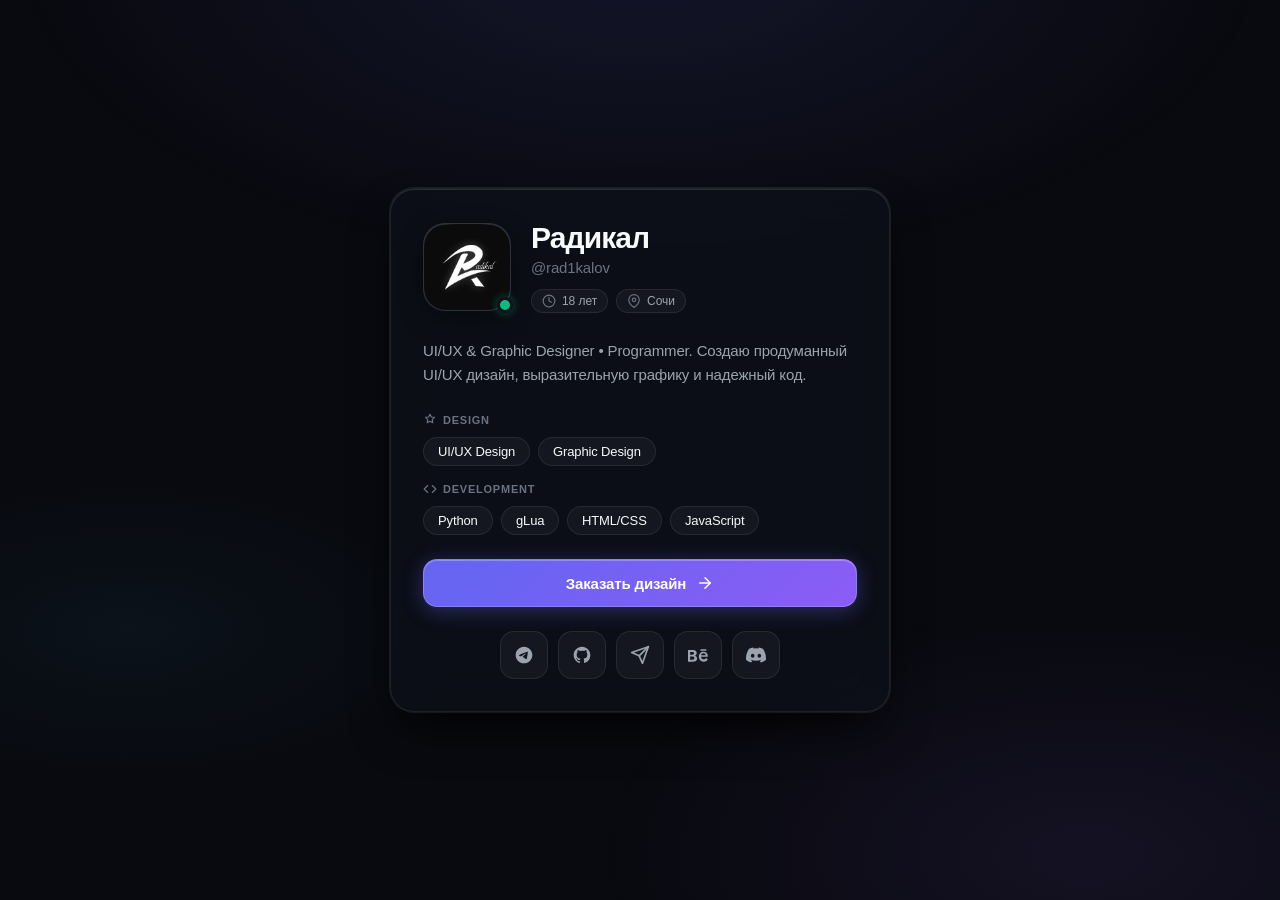
<file: old/index.html>
<!DOCTYPE html>
<html lang="ru">
<head>
  <meta charset="UTF-8">
  <meta name="viewport" content="width=device-width, initial-scale=1.0, viewport-fit=cover">
  <title>Радикал — UI/UX &amp; Graphic Designer, Programmer</title>
  <meta name="description" content="Персональная визитка Радикала (@rad1kalov) — 18-летний UI/UX и графический дизайнер, программист из Сочи. Заказ дизайна и контакты.">
  <meta name="theme-color" content="#090a0f">
  <link rel="canonical" href="https://rad1kal.fun/">

  <!-- OpenGraph Metadata -->
  <meta property="og:type" content="website">
  <meta property="og:title" content="Радикал — UI/UX &amp; Graphic Designer, Programmer">
  <meta property="og:description" content="UI/UX &amp; Graphic Designer • Programmer. Создаю продуманный UI/UX дизайн, выразительную графику и надежный код.">
  <meta property="og:url" content="https://rad1kal.fun/">
  <meta property="og:site_name" content="Радикал">
  <meta property="og:image" content="https://rad1kal.fun/avatar.png">

  <!-- Twitter Card Metadata -->
  <meta name="twitter:card" content="summary">
  <meta name="twitter:title" content="Радикал — UI/UX &amp; Graphic Designer, Programmer">
  <meta name="twitter:description" content="UI/UX &amp; Graphic Designer • Programmer. Создаю продуманный UI/UX дизайн, выразительную графику и надежный код.">
  <meta name="twitter:image" content="https://rad1kal.fun/avatar.png">

  <!-- Favicon -->
  <link rel="icon" type="image/png" href="avatar.png">

  <!-- Stylesheet -->
  <link rel="stylesheet" href="style.css">
</head>
<body>
  <!-- Ambient Radial Glow Foundation -->
  <div class="canvas-glow" aria-hidden="true"></div>

  <!-- Centered Card Container -->
  <main class="card-container">
    <article class="card">

      <!-- Profile Header -->
      <header class="profile-header">
        <div class="avatar-wrapper">
          <img src="avatar.png"
               alt="Аватар Радикала"
               class="avatar-img"
               width="88"
               height="88"
               loading="eager"
               onerror="this.onerror=null; this.src='data:image/svg+xml;utf8,<svg xmlns=\'http://www.w3.org/2000/svg\' viewBox=\'0 0 88 88\' width=\'88\' height=\'88\'><defs><linearGradient id=\'g\' x1=\'0%\' y1=\'0%\' x2=\'100%\' y2=\'100%\'><stop offset=\'0%\' stop-color=\'%236366f1\'/><stop offset=\'100%\' stop-color=\'%238b5cf6\'/></linearGradient></defs><rect width=\'88\' height=\'88\' rx=\'22\' fill=\'url(%23g)\'/><text x=\'50%\' y=\'54%\' font-family=\'sans-serif\' font-size=\'40\' font-weight=\'bold\' fill=\'%23ffffff\' text-anchor=\'middle\' dominant-baseline=\'middle\'>Р</text></svg>';">
          <span class="status-indicator" title="Онлайн / Доступен для заказов" aria-label="Онлайн статус"></span>
        </div>

        <div class="profile-info">
          <div class="name-heading-group">
            <h1 class="profile-name">Радикал</h1>
            <p class="profile-handle">@rad1kalov</p>
          </div>

          <div class="meta-chips">
            <span class="meta-chip">
              <svg class="chip-icon" viewBox="0 0 24 24" width="14" height="14" fill="none" stroke="currentColor" stroke-width="2" stroke-linecap="round" stroke-linejoin="round" aria-hidden="true">
                <circle cx="12" cy="12" r="10"></circle>
                <polyline points="12 6 12 12 16 14"></polyline>
              </svg>
              18 лет
            </span>
            <span class="meta-chip">
              <svg class="chip-icon" viewBox="0 0 24 24" width="14" height="14" fill="none" stroke="currentColor" stroke-width="2" stroke-linecap="round" stroke-linejoin="round" aria-hidden="true">
                <path d="M21 10c0 7-9 13-9 13s-9-6-9-13a9 9 0 0 1 18 0z"></path>
                <circle cx="12" cy="10" r="3"></circle>
              </svg>
              Сочи
            </span>
          </div>
        </div>
      </header>

      <!-- Bio Section -->
      <section class="profile-bio" aria-label="О себе">
        <p class="bio-text">UI/UX &amp; Graphic Designer • Programmer. Создаю продуманный UI/UX дизайн, выразительную графику и надежный код.</p>
      </section>

      <!-- Categorized Skill Badges -->
      <section class="skills-section" aria-label="Навыки и технологии">
        <!-- Design Group -->
        <div class="skill-category">
          <h2 class="category-title">
            <svg class="category-icon" viewBox="0 0 24 24" width="14" height="14" fill="none" stroke="currentColor" stroke-width="2" stroke-linecap="round" stroke-linejoin="round" aria-hidden="true">
              <path d="M12 2l2.4 4.8 5.3.8-3.8 3.7.9 5.3-4.8-2.5-4.8 2.5.9-5.3-3.8-3.7 5.3-.8z"></path>
            </svg>
            Design
          </h2>
          <div class="badge-group">
            <span class="skill-badge badge-design">UI/UX Design</span>
            <span class="skill-badge badge-design">Graphic Design</span>
          </div>
        </div>

        <!-- Development Group -->
        <div class="skill-category">
          <h2 class="category-title">
            <svg class="category-icon" viewBox="0 0 24 24" width="14" height="14" fill="none" stroke="currentColor" stroke-width="2" stroke-linecap="round" stroke-linejoin="round" aria-hidden="true">
              <polyline points="16 18 22 12 16 6"></polyline>
              <polyline points="8 6 2 12 8 18"></polyline>
            </svg>
            Development
          </h2>
          <div class="badge-group">
            <span class="skill-badge badge-dev">Python</span>
            <span class="skill-badge badge-dev">gLua</span>
            <span class="skill-badge badge-dev">HTML/CSS</span>
            <span class="skill-badge badge-dev">JavaScript</span>
          </div>
        </div>
      </section>

      <!-- Actions & CTA Section -->
      <section class="profile-actions" id="actions">
        <a href="https://t.me/m/SK5JK1LAMzky"
           class="cta-button"
           id="cta-order"
           target="_blank"
           rel="noopener noreferrer"
           aria-label="Заказать дизайн в Telegram (откроется в новой вкладке)">
          <span>Заказать дизайн</span>
          <svg class="cta-icon" viewBox="0 0 24 24" width="18" height="18" fill="none" stroke="currentColor" stroke-width="2" stroke-linecap="round" stroke-linejoin="round" aria-hidden="true">
            <line x1="5" y1="12" x2="19" y2="12"></line>
            <polyline points="12 5 19 12 12 19"></polyline>
          </svg>
        </a>
      </section>

      <!-- Social & Contact Dock -->
      <nav class="social-dock" id="dock" aria-label="Социальные сети и контакты">
        <!-- 1. Telegram -->
        <a href="https://t.me/rad1kalc"
           class="dock-item"
           target="_blank"
           rel="noopener noreferrer"
           aria-label="Telegram профиль @rad1kalc"
           title="Telegram">
          <svg class="dock-icon icon-tg" viewBox="0 0 24 24" width="20" height="20" fill="currentColor" aria-hidden="true">
            <path d="M12 2C6.48 2 2 6.48 2 12s4.48 10 10 10 10-4.48 10-10S17.52 2 12 2zm4.64 6.8c-.15 1.58-.8 5.42-1.13 7.19-.14.75-.42 1-.68 1.03-.58.05-1.02-.38-1.58-.75-.88-.58-1.38-.94-2.23-1.5-.99-.65-.35-1.01.22-1.59.15-.15 2.71-2.48 2.76-2.69a.2.2 0 00-.05-.18c-.06-.05-.14-.03-.21-.02-.09.02-1.49.95-4.22 2.79-.4.27-.76.41-1.08.4-.36-.01-1.04-.2-1.55-.37-.63-.2-1.12-.31-1.08-.66.02-.18.27-.36.75-.55 2.92-1.27 4.86-2.11 5.83-2.51 2.78-1.16 3.35-1.36 3.73-1.36.08 0 .27.02.39.12.1.08.13.19.14.27-.01.06.01.24 0 .38z"/>
          </svg>
        </a>

        <!-- 2. GitHub -->
        <a href="https://github.com/rad1kalov"
           class="dock-item"
           target="_blank"
           rel="noopener noreferrer"
           aria-label="GitHub профиль rad1kalov"
           title="GitHub">
          <svg class="dock-icon icon-gh" viewBox="0 0 24 24" width="20" height="20" fill="currentColor" fill-rule="evenodd" clip-rule="evenodd" aria-hidden="true">
            <path d="M12 2C6.477 2 2 6.484 2 12.017c0 4.425 2.865 8.18 6.839 9.504.5.092.682-.217.682-.483 0-.237-.008-.868-.013-1.703-2.782.605-3.369-1.343-3.369-1.343-.454-1.158-1.11-1.466-1.11-1.466-.908-.62.069-.608.069-.608 1.003.07 1.53 1.032 1.53 1.032.892 1.53 2.341 1.088 2.91.832.092-.647.35-1.088.636-1.338-2.22-.253-4.555-1.113-4.555-4.951 0-1.093.39-1.988 1.029-2.688-.103-.253-.446-1.272.098-2.65 0 0 .84-.27 2.75 1.026A9.564 9.564 0 0112 6.844c.85.004 1.705.115 2.504.337 1.909-1.296 2.747-1.027 2.747-1.027.546 1.379.202 2.398.1 2.651.64.7 1.028 1.595 1.028 2.688 0 3.848-2.339 4.695-4.566 4.943.359.309.678.92.678 1.855 0 1.338-.012 2.419-.012 2.747 0 .268.18.58.688.482A10.019 10.019 0 0022 12.017C22 6.484 17.522 2 12 2z"/>
          </svg>
        </a>

        <!-- 3. Direct Order -->
        <a href="https://t.me/m/SK5JK1LAMzky"
           class="dock-item"
           target="_blank"
           rel="noopener noreferrer"
           aria-label="Заказать дизайн в Telegram"
           title="Заказать дизайн">
          <svg class="dock-icon icon-order" viewBox="0 0 24 24" width="20" height="20" fill="none" stroke="currentColor" stroke-width="2" stroke-linecap="round" stroke-linejoin="round" aria-hidden="true">
            <line x1="22" y1="2" x2="11" y2="13"></line>
            <polygon points="22 2 15 22 11 13 2 9 22 2"></polygon>
          </svg>
        </a>

        <!-- 4. Portfolio link (Behance) -->
        <a href="https://behance.net/rad1kalov"
           class="dock-item"
           target="_blank"
           rel="noopener noreferrer"
           aria-label="Портфолио на Behance"
           title="Портфолио на Behance">
          <svg class="dock-icon icon-portfolio" viewBox="0 0 24 24" width="20" height="20" fill="currentColor" aria-hidden="true">
            <path d="M22 7h-7v-2h7v2zm1.726 10c-.442 1.297-2.029 3-4.976 3-3.401 0-5.75-2.29-5.75-5.908 0-3.666 2.327-6.092 5.617-6.092 3.535 0 5.438 2.502 5.109 6.092h-8.082c.074 1.95 1.353 3.064 3.076 3.064 1.488 0 2.492-.705 2.91-1.644l2.096 1.488zm-7.986-4.564h5.451c-.086-1.503-.969-2.527-2.607-2.527-1.742 0-2.678 1.056-2.844 2.527zm-10.74 7.564h-5v-14h5.836c2.894 0 4.604 1.408 4.604 3.734 0 1.57-.838 2.688-2.094 3.238 1.621.504 2.594 1.838 2.594 3.654 0 2.476-1.898 3.374-5.94 3.374zm-2.453-8.293h2.646c1.234 0 2.08-.57 2.08-1.71 0-1.127-.803-1.697-2.08-1.697h-2.646v3.407zm0 5.867h2.894c1.373 0 2.277-.611 2.277-1.874 0-1.299-.957-1.926-2.393-1.926h-2.778v3.8z"/>
          </svg>
        </a>

        <!-- 5. Discord Copy Button -->
        <button type="button"
                class="dock-item dock-btn btn-discord"
                id="btn-discord-copy"
                data-clipboard="rad1kalov"
                aria-label="Скопировать Discord тег: rad1kalov"
                title="Скопировать Discord тег: rad1kalov">
          <svg class="dock-icon icon-ds" viewBox="0 0 24 24" width="20" height="20" fill="currentColor" aria-hidden="true">
            <path d="M20.317 4.37a19.791 19.791 0 0 0-4.885-1.515.074.074 0 0 0-.079.037c-.21.375-.444.864-.608 1.25a18.27 18.27 0 0 0-5.487 0 12.64 12.64 0 0 0-.617-1.25.077.077 0 0 0-.079-.037A19.736 19.736 0 0 0 3.677 4.37a.07.07 0 0 0-.032.027C.533 9.046-.32 13.58.099 18.057a.082.082 0 0 0 .031.057 19.9 19.9 0 0 0 5.993 3.03.078.078 0 0 0 .084-.028c.462-.63.874-1.295 1.226-1.994.021-.041.001-.09-.041-.106a13.107 13.107 0 0 1-1.872-.892.077.077 0 0 1-.008-.128 10.2 10.2 0 0 0 .372-.292.074.074 0 0 1 .077-.01c3.929 1.793 8.18 1.793 12.061 0a.074.074 0 0 1 .078.01c.12.098.246.198.373.292a.077.077 0 0 1-.006.127 12.299 12.299 0 0 1-1.873.894.077.077 0 0 0-.041.107c.36.698.772 1.362 1.225 1.993a.076.076 0 0 0 .084.028 19.839 19.839 0 0 0 6.002-3.03.077.077 0 0 0 .032-.054c.5-5.177-.838-9.674-3.549-13.66a.061.061 0 0 0-.031-.028zM8.02 15.33c-1.183 0-2.157-1.085-2.157-2.419 0-1.333.956-2.419 2.157-2.419 1.21 0 2.176 1.096 2.157 2.42 0 1.333-.956 2.418-2.157 2.418zm7.975 0c-1.183 0-2.157-1.085-2.157-2.419 0-1.333.955-2.419 2.157-2.419 1.21 0 2.176 1.096 2.157 2.42 0 1.333-.946 2.418-2.157 2.418z"/>
          </svg>
          <svg class="dock-icon icon-check" viewBox="0 0 24 24" width="20" height="20" fill="none" stroke="currentColor" stroke-width="2.5" stroke-linecap="round" stroke-linejoin="round" aria-hidden="true">
            <polyline points="20 6 9 17 4 12"></polyline>
          </svg>
        </button>
      </nav>

    </article>
  </main>

  <!-- Toast Notification Mount Point for Milestone 2 -->
  <div id="toast" class="toast" role="status" aria-live="polite"></div>

  <!-- Interactive Scripts -->
  <script src="script.js" defer></script>
</body>
</html>
</file>
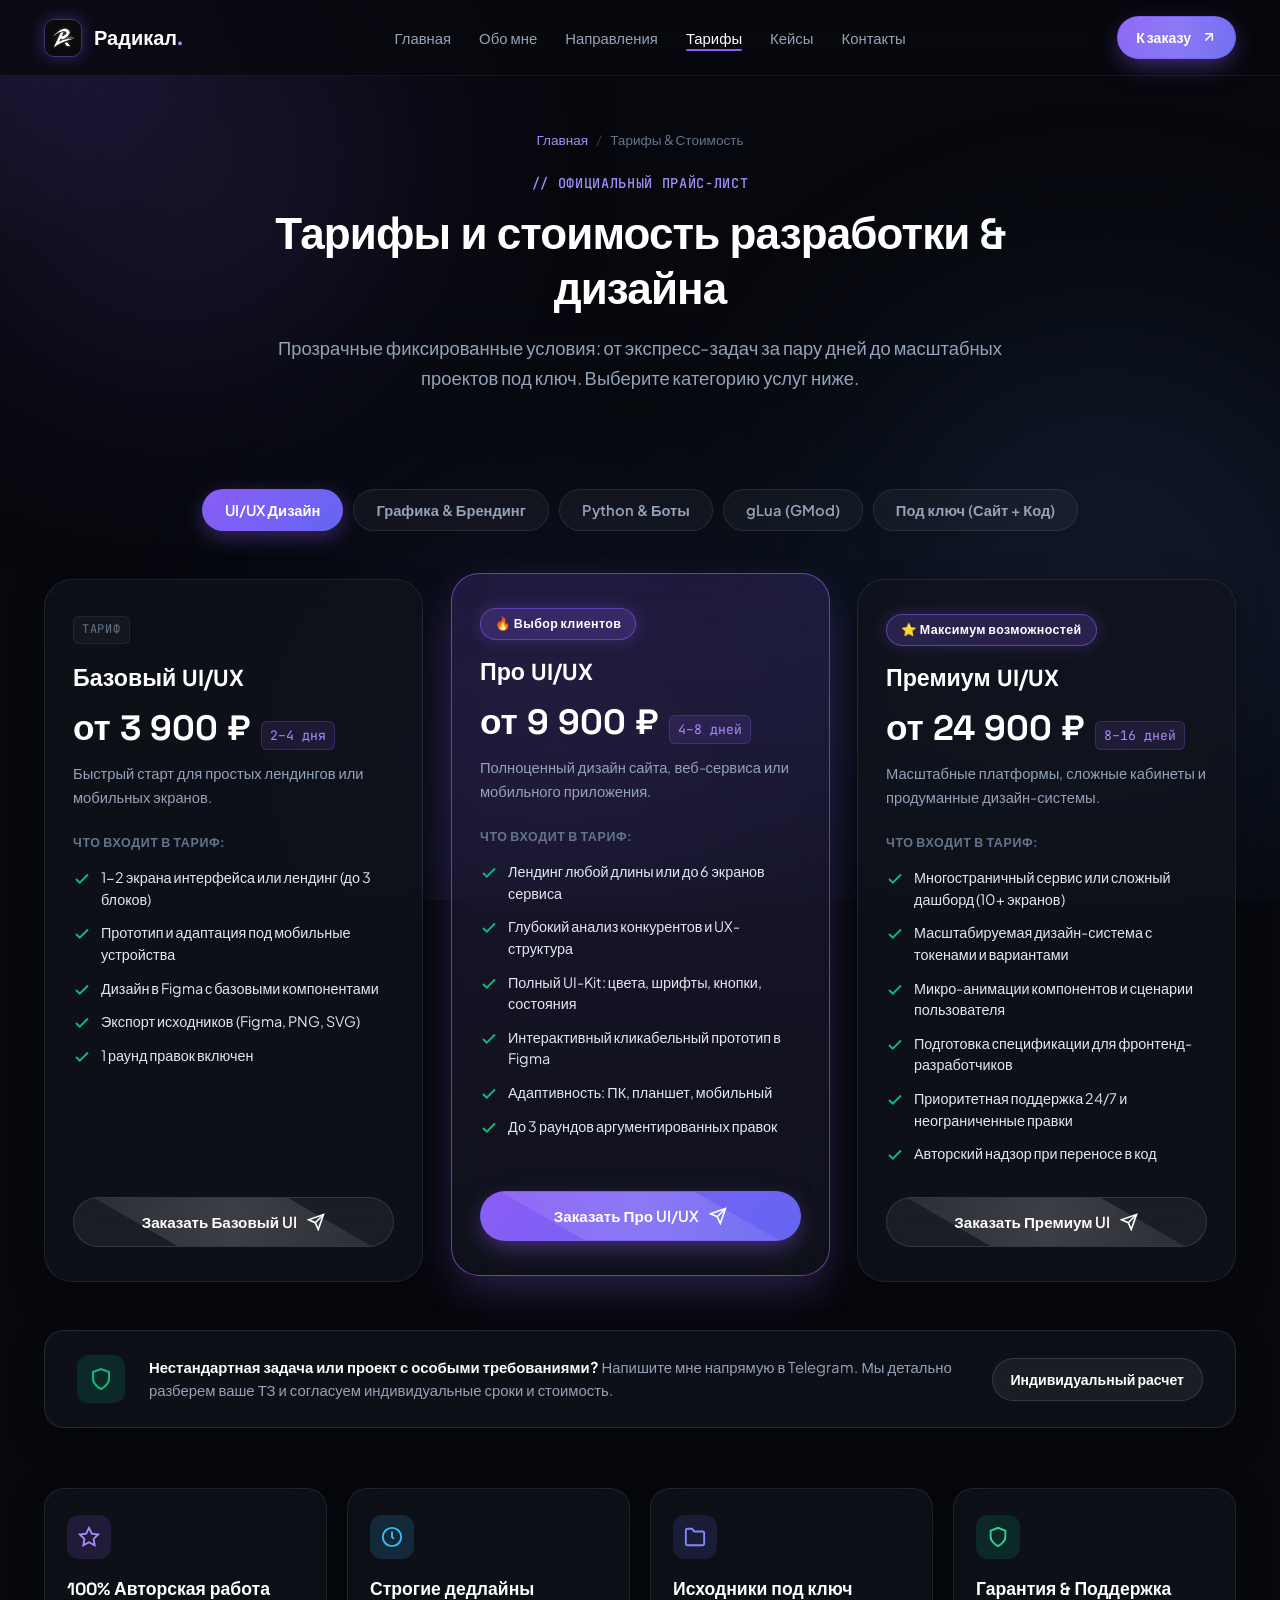
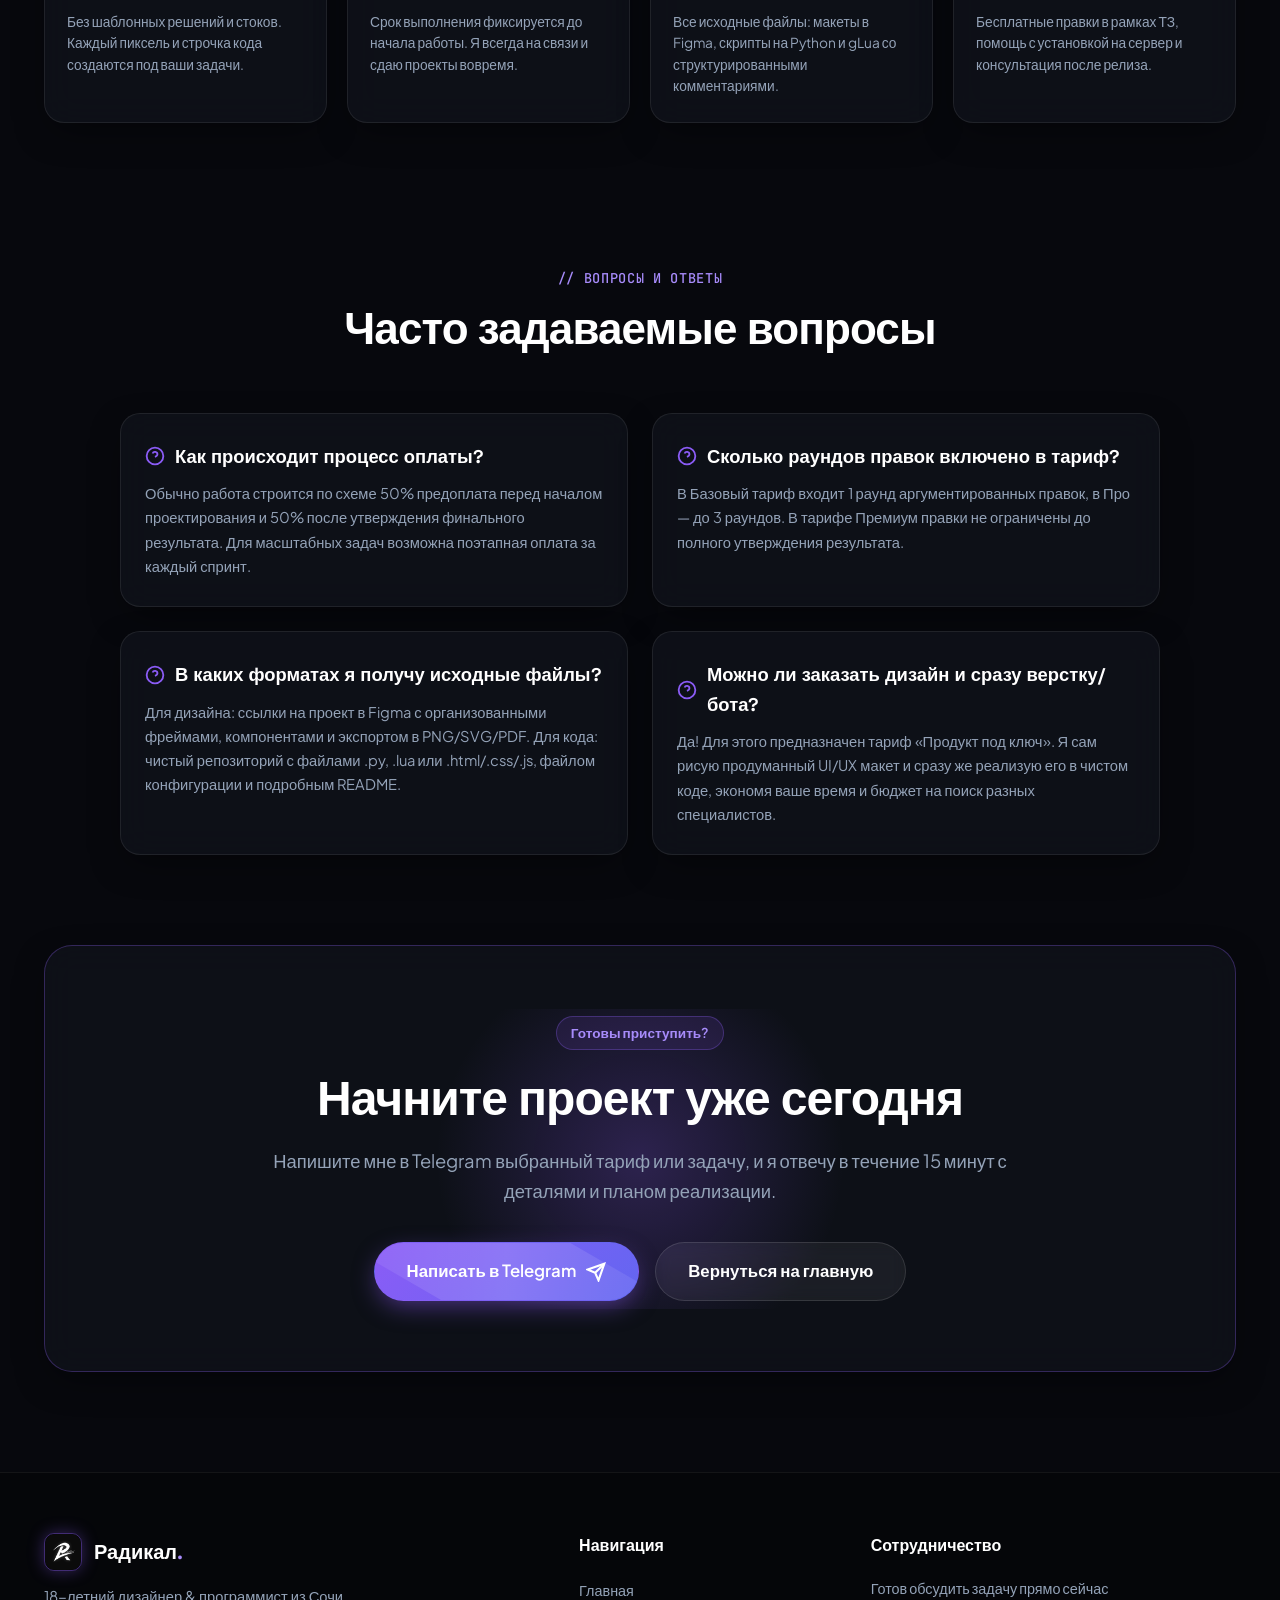
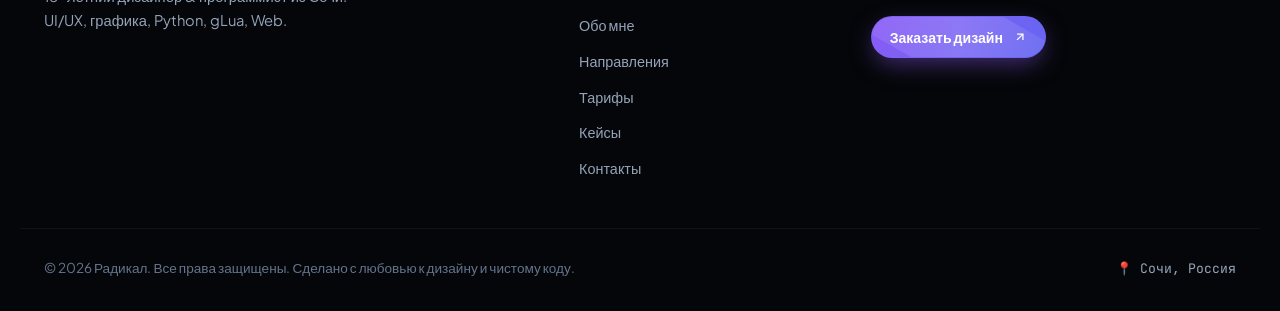
<file: pricing/index.html>
<!DOCTYPE html>
<html lang="ru">
<head>
  <meta charset="UTF-8">
  <meta name="viewport" content="width=device-width, initial-scale=1.0">
  <title>Тарифы & Прайс-лист — Радикал (UI/UX, Графика, Python, gLua)</title>
  <meta name="description" content="Официальный прайс-лист и тарифы Радикала на UI/UX дизайн, графику, разработку ботов на Python, gLua скрипты Garry's Mod и сайты под ключ.">
  <meta name="keywords" content="Радикал, прайс-лист, тарифы, заказать дизайн, стоимость UI/UX, заказать telegram бота, разработка gLua">
  
  <!-- Open Graph / Meta -->
  <meta property="og:type" content="website">
  <meta property="og:title" content="Тарифы & Прайс-лист — Радикал">
  <meta property="og:description" content="Прозрачные тарифы: Базовый, Про, Премиум на дизайн интерфейсов, графику и разработку.">
  <meta property="og:url" content="https://t.me/m/SK5JK1LAMzky">

  <!-- Google Fonts -->
  <link rel="preconnect" href="https://fonts.googleapis.com">
  <link rel="preconnect" href="https://fonts.gstatic.com" crossorigin>
  <link href="https://fonts.googleapis.com/css2?family=Plus+Jakarta+Sans:wght@300;400;500;600;700;800&family=Space+Grotesk:wght@500;700;800&family=JetBrains+Mono:wght@400;500;600&display=swap" rel="stylesheet">

  <link rel="stylesheet" href="../styles.css">
  <link rel="icon" type="image/png" href="../assets/avatar.png">

  <style>
    /* Specific styles for standalone Pricing page */
    .page-hero {
      padding-top: calc(var(--header-height) + 50px);
      padding-bottom: 40px;
      text-align: center;
    }
    .breadcrumb-nav {
      display: inline-flex;
      align-items: center;
      gap: 8px;
      font-size: 0.85rem;
      color: var(--text-dark-muted);
      margin-bottom: 18px;
    }
    .breadcrumb-nav a {
      color: var(--accent-purple-light);
      text-decoration: none;
      transition: color var(--transition-fast);
    }
    .breadcrumb-nav a:hover {
      color: #ffffff;
    }
    .breadcrumb-separator {
      color: rgba(255, 255, 255, 0.2);
    }

    /* Included Features Grid */
    .guarantee-grid {
      display: grid;
      grid-template-columns: repeat(4, 1fr);
      gap: 20px;
      margin: 60px 0 80px 0;
    }
    .guarantee-card {
      padding: 26px 22px;
      text-align: left;
    }
    .guarantee-icon {
      width: 44px;
      height: 44px;
      border-radius: 12px;
      display: flex;
      align-items: center;
      justify-content: center;
      margin-bottom: 16px;
    }
    .guarantee-title {
      font-family: var(--font-heading);
      font-size: 1.1rem;
      font-weight: 700;
      color: var(--text-white);
      margin-bottom: 8px;
    }
    .guarantee-desc {
      font-size: 0.86rem;
      color: var(--text-muted);
      line-height: 1.55;
    }

    /* FAQ Section */
    .faq-section {
      padding: 60px 0 90px 0;
    }
    .faq-grid {
      display: grid;
      grid-template-columns: 1fr 1fr;
      gap: 24px;
      max-width: 1040px;
      margin: 0 auto;
    }
    .faq-card {
      padding: 28px 24px;
    }
    .faq-question {
      font-family: var(--font-heading);
      font-size: 1.15rem;
      font-weight: 700;
      color: var(--text-white);
      margin-bottom: 10px;
      display: flex;
      align-items: center;
      gap: 10px;
    }
    .faq-question svg {
      color: var(--accent-purple);
      flex-shrink: 0;
    }
    .faq-answer {
      font-size: 0.92rem;
      color: var(--text-muted);
      line-height: 1.65;
    }

    @media (max-width: 1024px) {
      .guarantee-grid {
        grid-template-columns: repeat(2, 1fr);
      }
      .faq-grid {
        grid-template-columns: 1fr;
      }
    }
    @media (max-width: 600px) {
      .guarantee-grid {
        grid-template-columns: 1fr;
      }
    }
  </style>
</head>
<body>
  <!-- Ambient Glow Background Canvas / Orbs -->
  <div class="ambient-glow" aria-hidden="true">
    <div class="glow-orb glow-orb-1"></div>
    <div class="glow-orb glow-orb-2"></div>
    <div class="glow-orb glow-orb-3"></div>
    <div class="cursor-glow" id="cursorGlow"></div>
  </div>

  <!-- Header / Navigation -->
  <header class="site-header" id="header">
    <div class="header-container">
      <a href="../index.html" class="brand-logo" aria-label="Радикал - На главную">
        <img src="../assets/avatar.png" alt="Радикал" class="logo-avatar">
        <span class="logo-text">Радикал<span class="logo-dot">.</span></span>
      </a>

      <nav class="nav-desktop" aria-label="Основное меню">
        <ul class="nav-list">
          <li><a href="../index.html" class="nav-link">Главная</a></li>
          <li><a href="../index.html#about" class="nav-link">Обо мне</a></li>
          <li><a href="../index.html#services" class="nav-link">Направления</a></li>
          <li><a href="index.html" class="nav-link active">Тарифы</a></li>
          <li><a href="../index.html#portfolio" class="nav-link">Кейсы</a></li>
          <li><a href="../index.html#contacts" class="nav-link">Контакты</a></li>
        </ul>
      </nav>

      <div class="header-actions">
        <a href="https://t.me/m/SK5JK1LAMzky" target="_blank" rel="noopener noreferrer" class="btn btn-primary btn-sm glow-button header-order-btn" data-order-type="default">
          <span class="btn-text">К заказу</span>
          <svg class="btn-icon" width="16" height="16" viewBox="0 0 24 24" fill="none" stroke="currentColor" stroke-width="2.2" stroke-linecap="round" stroke-linejoin="round">
            <line x1="7" y1="17" x2="17" y2="7"></line>
            <polyline points="7 7 17 7 17 17"></polyline>
          </svg>
        </a>

        <button class="burger-menu-btn" id="burgerBtn" aria-label="Открыть мобильное меню" aria-expanded="false">
          <span class="burger-bar"></span>
          <span class="burger-bar"></span>
          <span class="burger-bar"></span>
        </button>
      </div>
    </div>
  </header>

  <!-- Mobile Navigation Drawer -->
  <div class="mobile-drawer" id="mobileDrawer" aria-hidden="true">
    <div class="mobile-drawer-content">
      <nav class="mobile-nav" aria-label="Мобильное меню">
        <ul class="mobile-nav-list">
          <li><a href="../index.html" class="mobile-nav-link">Главная</a></li>
          <li><a href="../index.html#about" class="mobile-nav-link">Обо мне</a></li>
          <li><a href="../index.html#services" class="mobile-nav-link">Направления</a></li>
          <li><a href="index.html" class="mobile-nav-link">Тарифы</a></li>
          <li><a href="../index.html#portfolio" class="mobile-nav-link">Кейсы</a></li>
          <li><a href="../index.html#contacts" class="mobile-nav-link">Контакты</a></li>
        </ul>
      </nav>
      <div class="mobile-drawer-footer">
        <a href="https://t.me/m/SK5JK1LAMzky" target="_blank" rel="noopener noreferrer" class="btn btn-primary btn-block glow-button" data-order-type="default">
          <span>К заказу</span>
          <svg width="18" height="18" viewBox="0 0 24 24" fill="none" stroke="currentColor" stroke-width="2.2">
            <line x1="7" y1="17" x2="17" y2="7"></line>
            <polyline points="7 7 17 7 17 17"></polyline>
          </svg>
        </a>
      </div>
    </div>
  </div>

  <main>
    <!-- PAGE HERO -->
    <section class="page-hero">
      <div class="container">
        
        <div class="breadcrumb-nav">
          <a href="../index.html">Главная</a>
          <span class="breadcrumb-separator">/</span>
          <span>Тарифы & Стоимость</span>
        </div>

        <div class="section-header">
          <span class="section-tag">// Официальный прайс-лист</span>
          <h1 class="section-title">Тарифы и стоимость разработки & дизайна</h1>
          <p class="section-subtitle">
            Прозрачные фиксированные условия: от экспресс-задач за пару дней до масштабных проектов под ключ. Выберите категорию услуг ниже.
          </p>
        </div>

      </div>
    </section>

    <!-- DYNAMIC PRICING SECTION -->
    <section class="section" style="padding-top: 0;">
      <div class="container">
        
        <!-- Category Tab Switcher (Populated from config.js) -->
        <div class="pricing-tabs-container" id="pricingTabs"></div>

        <!-- 3-Tier Cards (Basic, Pro, Premium) with non-overlapping badges -->
        <div class="pricing-cards-grid" id="pricingCardsGrid"></div>

        <!-- Consultation Footer Note -->
        <div class="pricing-footer-note glass-panel">
          <div class="note-icon">
            <svg width="24" height="24" viewBox="0 0 24 24" fill="none" stroke="currentColor" stroke-width="2"><path d="M12 22s8-4 8-10V5l-8-3-8 3v7c0 6 8 10 8 10z"></path></svg>
          </div>
          <div class="note-text">
            <strong>Нестандартная задача или проект с особыми требованиями?</strong> 
            Напишите мне напрямую в Telegram. Мы детально разберем ваше ТЗ и согласуем индивидуальные сроки и стоимость.
          </div>
          <a href="https://t.me/m/SK5JK1LAMzky" target="_blank" rel="noopener noreferrer" class="btn btn-secondary btn-sm" data-order-type="consultation">
            <span>Индивидуальный расчет</span>
          </a>
        </div>

        <!-- GUARANTEES / WHAT'S INCLUDED IN ALL TIERS -->
        <div class="guarantee-grid">
          <div class="guarantee-card glass-panel tilt-card">
            <div class="guarantee-icon icon-purple">
              <svg width="22" height="22" viewBox="0 0 24 24" fill="none" stroke="currentColor" stroke-width="2"><polygon points="12 2 15.09 8.26 22 9.27 17 14.14 18.18 21.02 12 17.77 5.82 21.02 7 14.14 2 9.27 8.91 8.26 12 2"></polygon></svg>
            </div>
            <h3 class="guarantee-title">100% Авторская работа</h3>
            <p class="guarantee-desc">Без шаблонных решений и стоков. Каждый пиксель и строчка кода создаются под ваши задачи.</p>
          </div>

          <div class="guarantee-card glass-panel tilt-card">
            <div class="guarantee-icon icon-blue">
              <svg width="22" height="22" viewBox="0 0 24 24" fill="none" stroke="currentColor" stroke-width="2"><circle cx="12" cy="12" r="10"></circle><polyline points="12 6 12 12 14 14"></polyline></svg>
            </div>
            <h3 class="guarantee-title">Строгие дедлайны</h3>
            <p class="guarantee-desc">Срок выполнения фиксируется до начала работы. Я всегда на связи и сдаю проекты вовремя.</p>
          </div>

          <div class="guarantee-card glass-panel tilt-card">
            <div class="guarantee-icon icon-cyan">
              <svg width="22" height="22" viewBox="0 0 24 24" fill="none" stroke="currentColor" stroke-width="2"><path d="M22 19a2 2 0 0 1-2 2H4a2 2 0 0 1-2-2V5a2 2 0 0 1 2-2h5l2 3h9a2 2 0 0 1 2 2z"></path></svg>
            </div>
            <h3 class="guarantee-title">Исходники под ключ</h3>
            <p class="guarantee-desc">Все исходные файлы: макеты в Figma, скрипты на Python и gLua со структурированными комментариями.</p>
          </div>

          <div class="guarantee-card glass-panel tilt-card">
            <div class="guarantee-icon icon-emerald">
              <svg width="22" height="22" viewBox="0 0 24 24" fill="none" stroke="currentColor" stroke-width="2"><path d="M12 22s8-4 8-10V5l-8-3-8 3v7c0 6 8 10 8 10z"></path></svg>
            </div>
            <h3 class="guarantee-title">Гарантия & Поддержка</h3>
            <p class="guarantee-desc">Бесплатные правки в рамках ТЗ, помощь с установкой на сервер и консультация после релиза.</p>
          </div>
        </div>

        <!-- FAQ SECTION -->
        <div class="faq-section">
          <div class="section-header">
            <span class="section-tag">// Вопросы и ответы</span>
            <h2 class="section-title">Часто задаваемые вопросы</h2>
          </div>

          <div class="faq-grid">
            <div class="faq-card glass-panel">
              <h3 class="faq-question">
                <svg width="20" height="20" viewBox="0 0 24 24" fill="none" stroke="currentColor" stroke-width="2.2"><circle cx="12" cy="12" r="10"></circle><path d="M9.09 9a3 3 0 0 1 5.83 1c0 2-3 3-3 3"></path><line x1="12" y1="17" x2="12.01" y2="17"></line></svg>
                Как происходит процесс оплаты?
              </h3>
              <p class="faq-answer">
                Обычно работа строится по схеме 50% предоплата перед началом проектирования и 50% после утверждения финального результата. 
                Для масштабных задач возможна поэтапная оплата за каждый спринт.
              </p>
            </div>

            <div class="faq-card glass-panel">
              <h3 class="faq-question">
                <svg width="20" height="20" viewBox="0 0 24 24" fill="none" stroke="currentColor" stroke-width="2.2"><circle cx="12" cy="12" r="10"></circle><path d="M9.09 9a3 3 0 0 1 5.83 1c0 2-3 3-3 3"></path><line x1="12" y1="17" x2="12.01" y2="17"></line></svg>
                Сколько раундов правок включено в тариф?
              </h3>
              <p class="faq-answer">
                В Базовый тариф входит 1 раунд аргументированных правок, в Про — до 3 раундов. 
                В тарифе Премиум правки не ограничены до полного утверждения результата.
              </p>
            </div>

            <div class="faq-card glass-panel">
              <h3 class="faq-question">
                <svg width="20" height="20" viewBox="0 0 24 24" fill="none" stroke="currentColor" stroke-width="2.2"><circle cx="12" cy="12" r="10"></circle><path d="M9.09 9a3 3 0 0 1 5.83 1c0 2-3 3-3 3"></path><line x1="12" y1="17" x2="12.01" y2="17"></line></svg>
                В каких форматах я получу исходные файлы?
              </h3>
              <p class="faq-answer">
                Для дизайна: ссылки на проект в Figma с организованными фреймами, компонентами и экспортом в PNG/SVG/PDF. 
                Для кода: чистый репозиторий с файлами .py, .lua или .html/.css/.js, файлом конфигурации и подробным README.
              </p>
            </div>

            <div class="faq-card glass-panel">
              <h3 class="faq-question">
                <svg width="20" height="20" viewBox="0 0 24 24" fill="none" stroke="currentColor" stroke-width="2.2"><circle cx="12" cy="12" r="10"></circle><path d="M9.09 9a3 3 0 0 1 5.83 1c0 2-3 3-3 3"></path><line x1="12" y1="17" x2="12.01" y2="17"></line></svg>
                Можно ли заказать дизайн и сразу верстку/бота?
              </h3>
              <p class="faq-answer">
                Да! Для этого предназначен тариф «Продукт под ключ». Я сам рисую продуманный UI/UX макет и сразу же реализую его в чистом коде, экономя ваше время и бюджет на поиск разных специалистов.
              </p>
            </div>
          </div>
        </div>

        <!-- BOTTOM CTA -->
        <div class="cta-banner glass-panel">
          <div class="cta-glow-bg"></div>
          <div class="cta-content">
            <span class="cta-tag">Готовы приступить?</span>
            <h2 class="cta-title">Начните проект уже сегодня</h2>
            <p class="cta-subtitle">
              Напишите мне в Telegram выбранный тариф или задачу, и я отвечу в течение 15 минут с деталями и планом реализации.
            </p>
            <div class="cta-actions">
              <a href="https://t.me/m/SK5JK1LAMzky" target="_blank" rel="noopener noreferrer" class="btn btn-primary btn-lg glow-button" data-order-type="default">
                <span class="btn-text">Написать в Telegram</span>
                <svg width="20" height="20" viewBox="0 0 24 24" fill="none" stroke="currentColor" stroke-width="2.5"><path d="M22 2L11 13"></path><path d="M22 2L15 22L11 13L2 9L22 2Z"></path></svg>
              </a>
              <a href="../index.html" class="btn btn-secondary btn-lg">
                <span>Вернуться на главную</span>
              </a>
            </div>
          </div>
        </div>

      </div>
    </section>
  </main>

  <!-- FOOTER -->
  <footer class="site-footer">
    <div class="container footer-container">
      <div class="footer-brand">
        <a href="../index.html" class="brand-logo">
          <img src="../assets/avatar.png" alt="Радикал" class="logo-avatar">
          <span class="logo-text">Радикал<span class="logo-dot">.</span></span>
        </a>
        <p class="footer-tagline">18-летний дизайнер & программист из Сочи.<br>UI/UX, графика, Python, gLua, Web.</p>
      </div>

      <div class="footer-nav">
        <span class="footer-heading">Навигация</span>
        <ul>
          <li><a href="../index.html">Главная</a></li>
          <li><a href="../index.html#about">Обо мне</a></li>
          <li><a href="../index.html#services">Направления</a></li>
          <li><a href="index.html">Тарифы</a></li>
          <li><a href="../index.html#portfolio">Кейсы</a></li>
          <li><a href="../index.html#contacts">Контакты</a></li>
        </ul>
      </div>

      <div class="footer-cta-col">
        <span class="footer-heading">Сотрудничество</span>
        <p>Готов обсудить задачу прямо сейчас</p>
        <a href="https://t.me/m/SK5JK1LAMzky" target="_blank" rel="noopener noreferrer" class="btn btn-primary btn-sm glow-button" data-order-type="default">
          <span>Заказать дизайн</span>
          <svg width="14" height="14" viewBox="0 0 24 24" fill="none" stroke="currentColor" stroke-width="2.2"><line x1="7" y1="17" x2="17" y2="7"></line><polyline points="7 7 17 7 17 17"></polyline></svg>
        </a>
      </div>
    </div>

    <div class="container footer-bottom">
      <p>© 2026 Радикал. Все права защищены. Сделано с любовью к дизайну и чистому коду.</p>
      <div class="footer-location">
        <span>📍 Сочи, Россия</span>
      </div>
    </div>
  </footer>

  <!-- Notification Toast -->
  <div class="toast-notification" id="toast" role="status" aria-live="polite">
    <svg width="18" height="18" viewBox="0 0 24 24" fill="none" stroke="#22c55e" stroke-width="2.5"><polyline points="20 6 9 17 4 12"></polyline></svg>
    <span id="toastMessage">Скопировано в буфер обмена!</span>
  </div>

  <!-- Load Config first, then Scripts -->
  <script src="../config.js"></script>
  <script src="../script.js"></script>
</body>
</html>
</file>
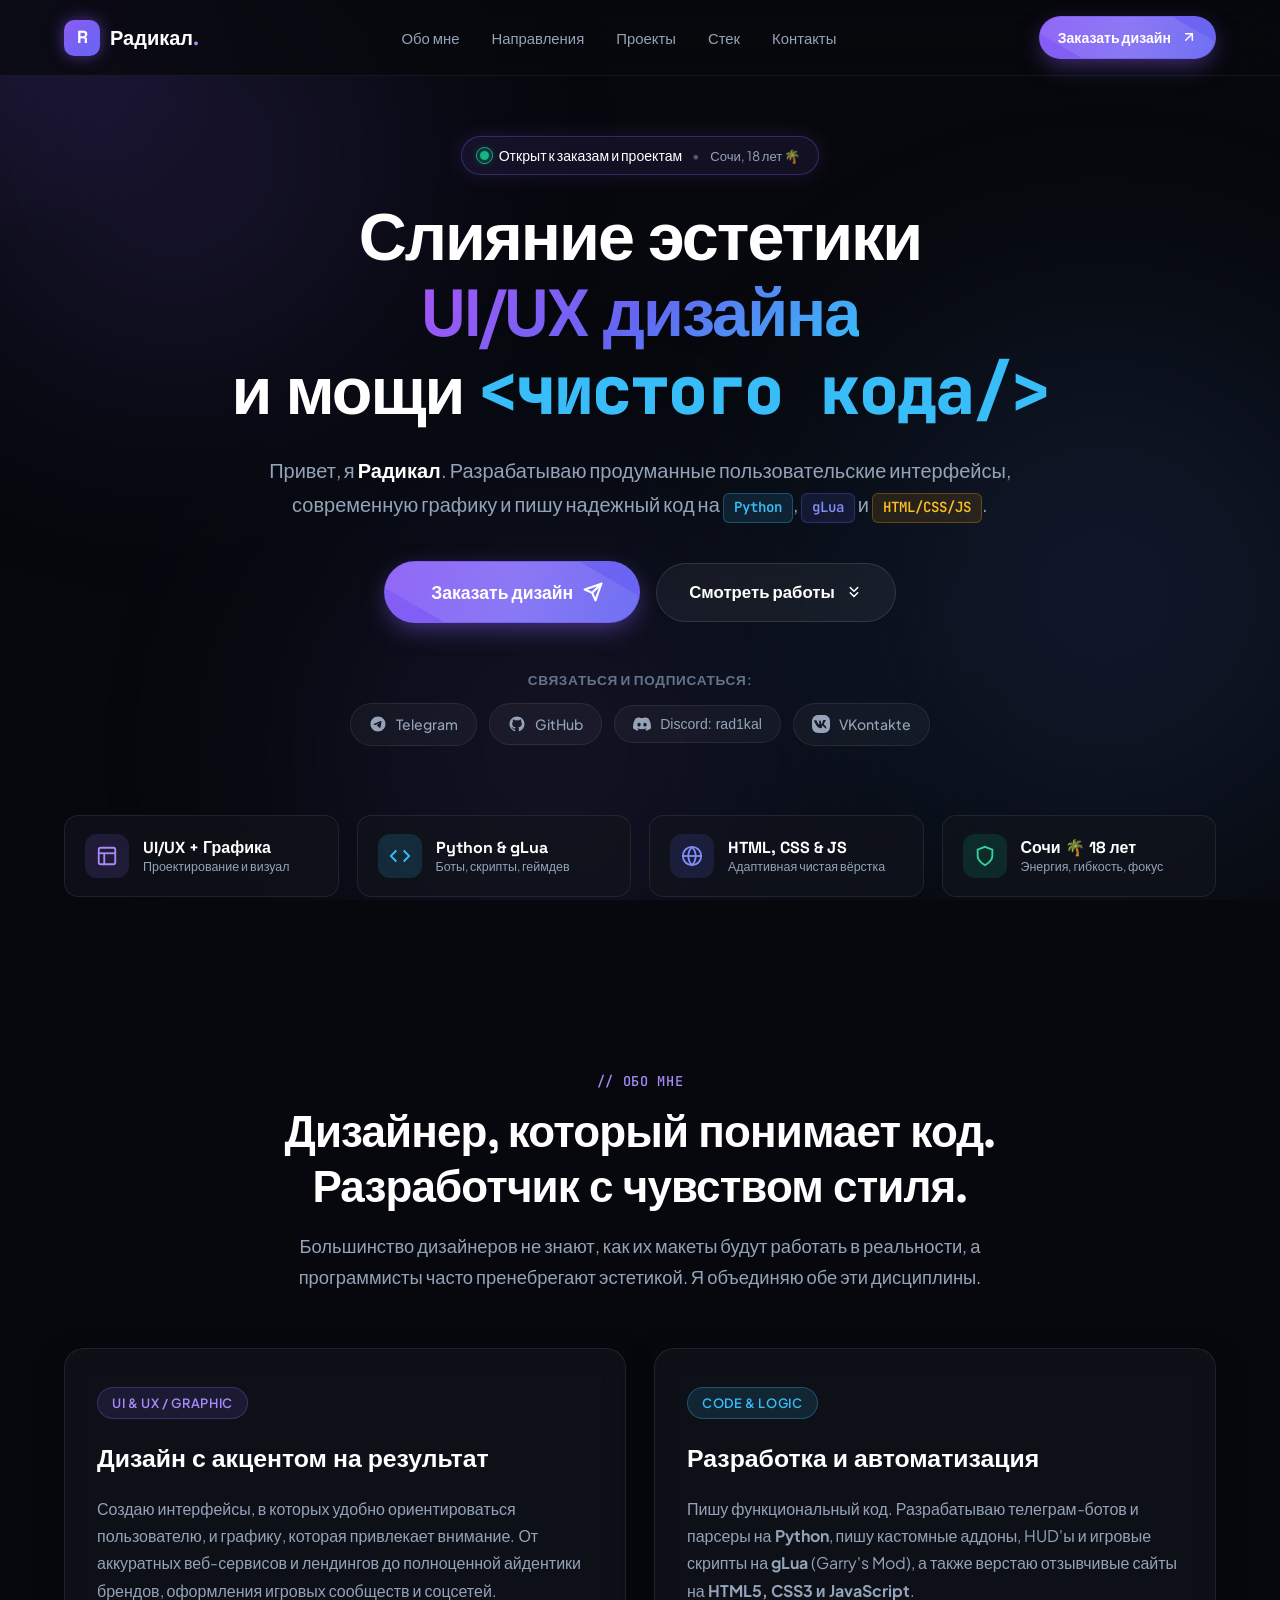
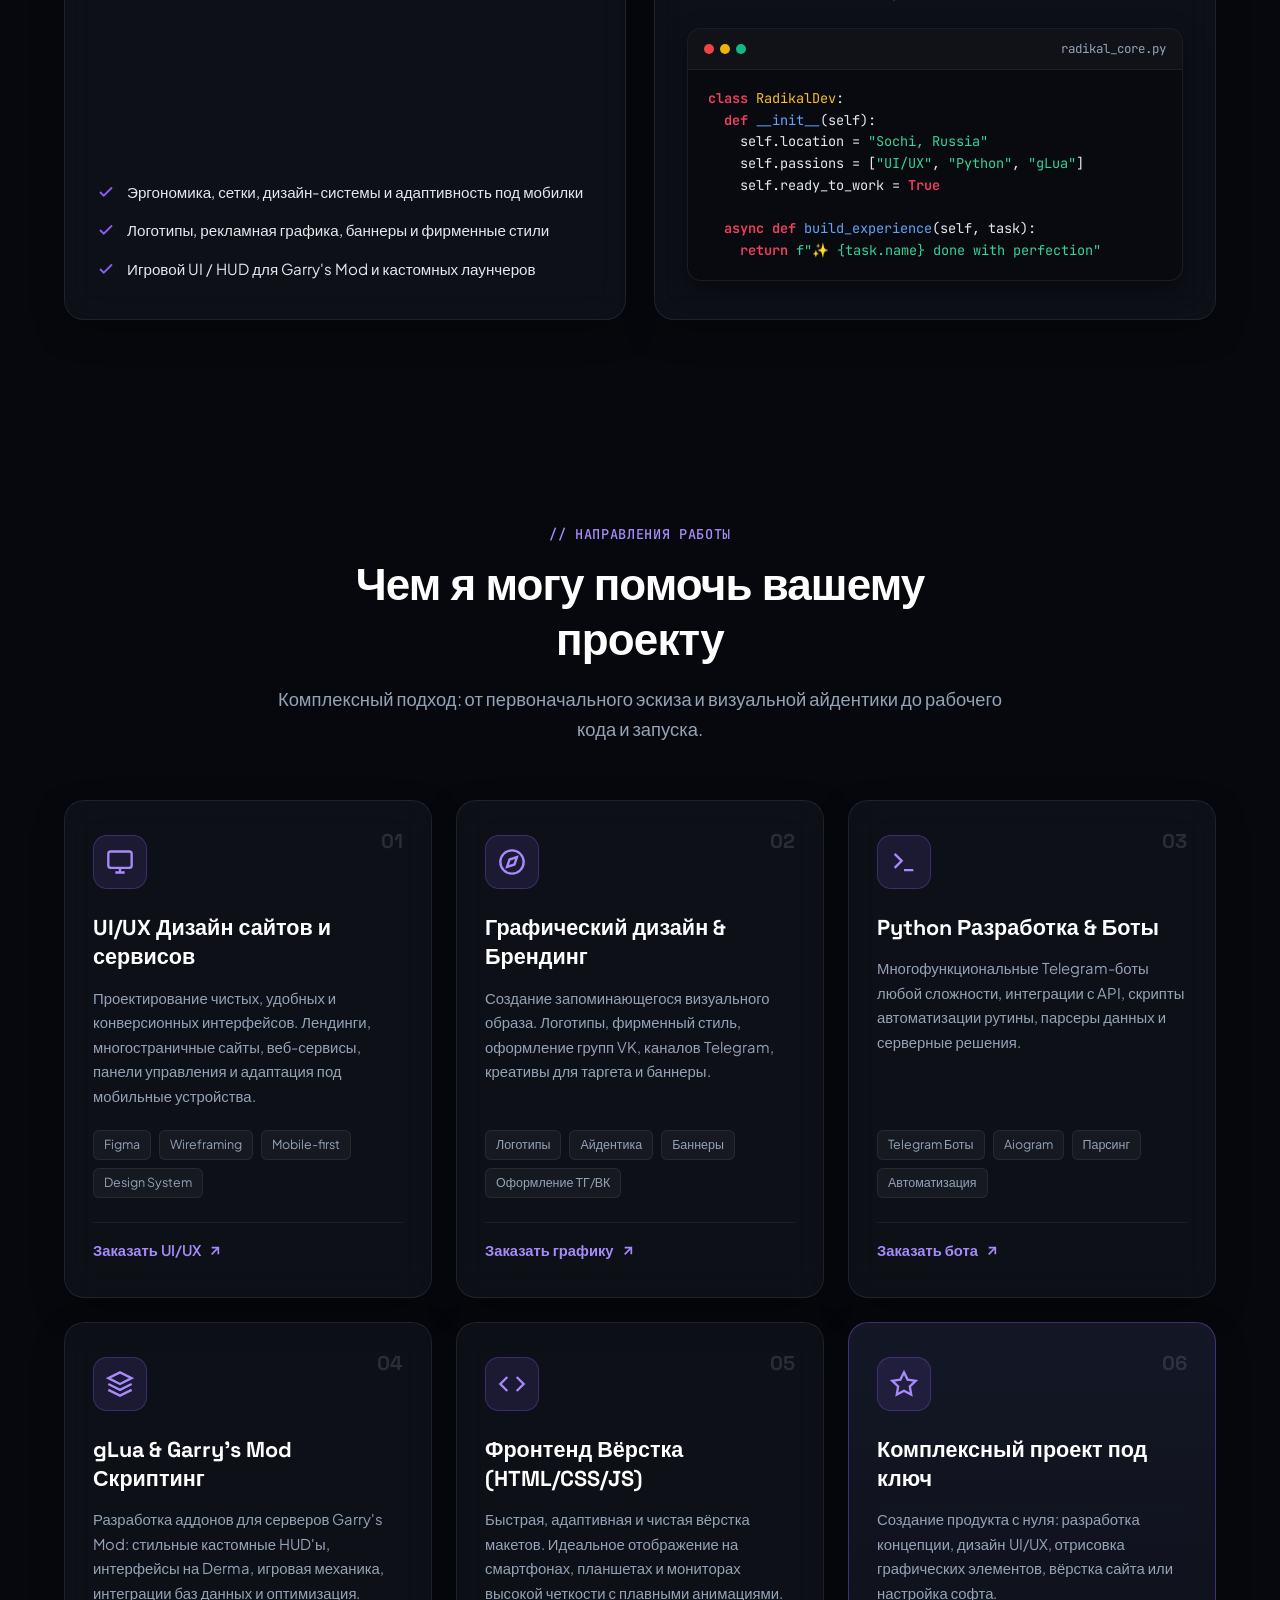
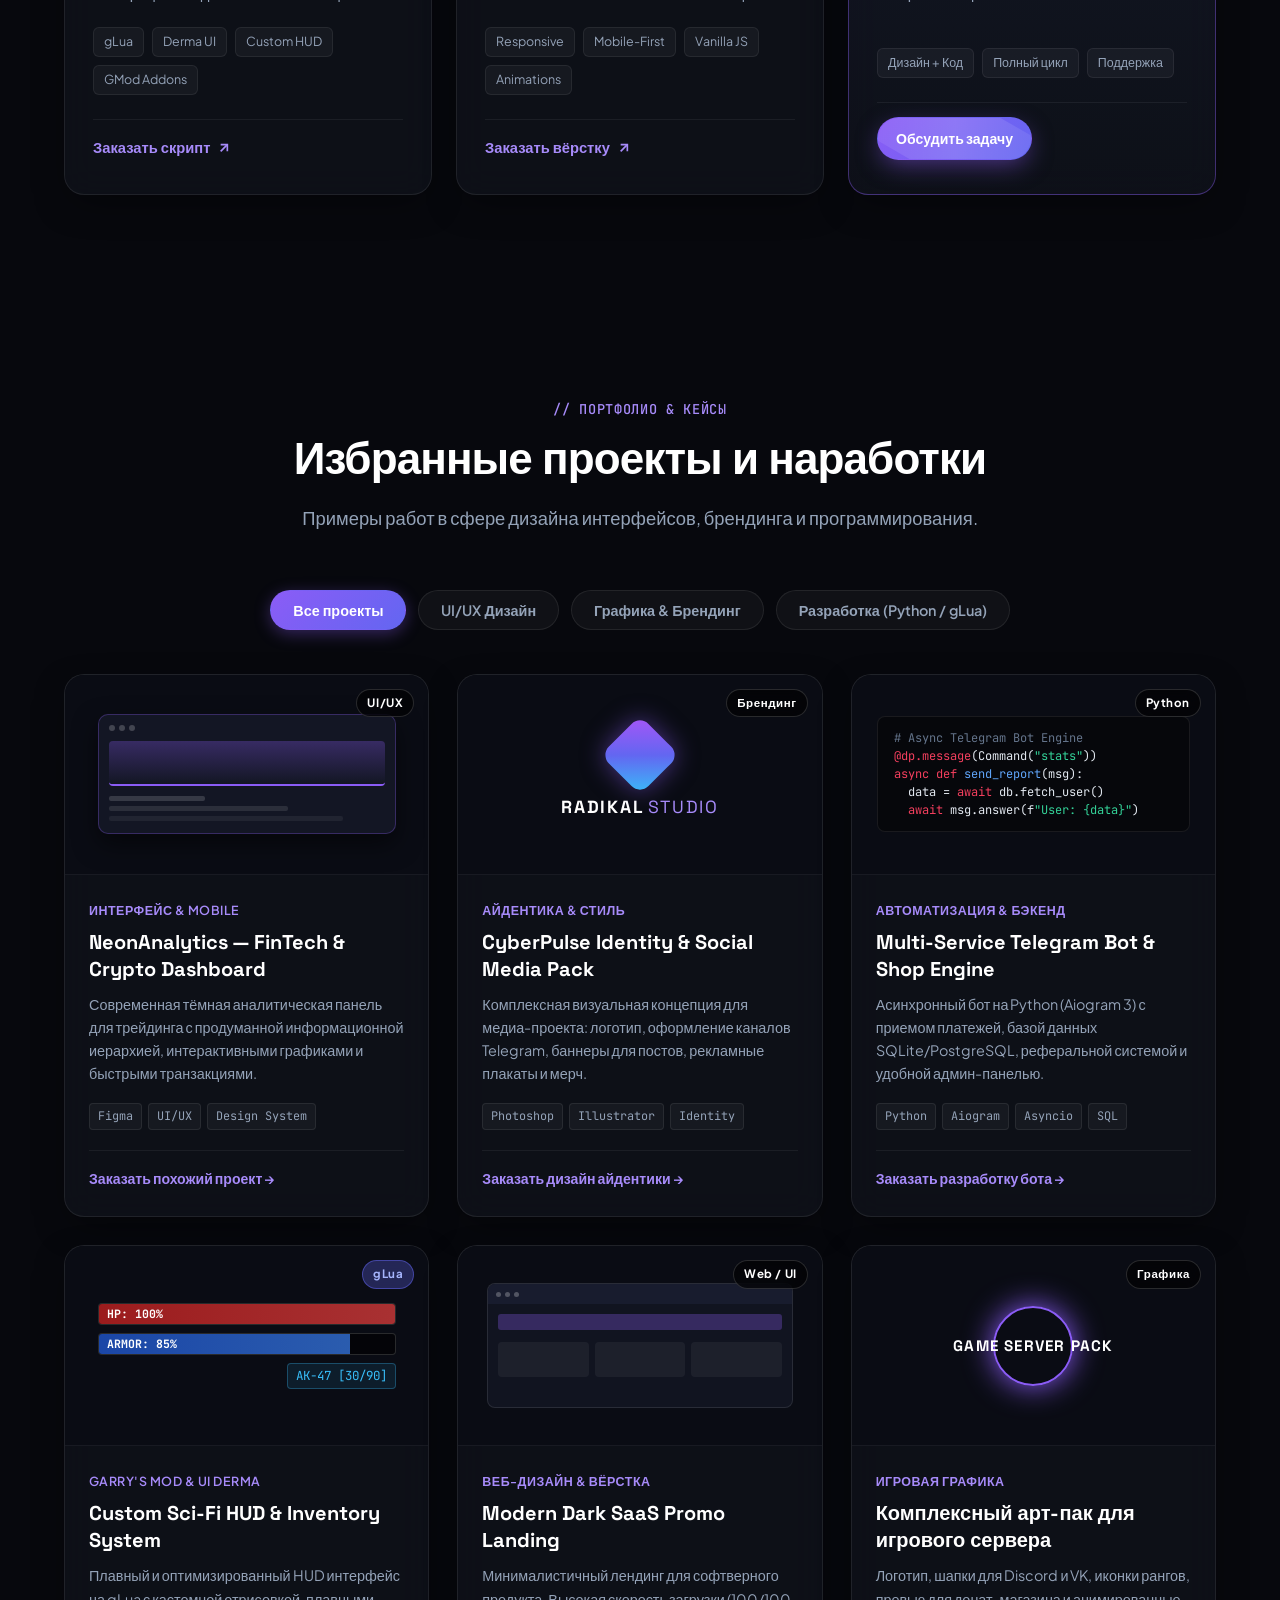
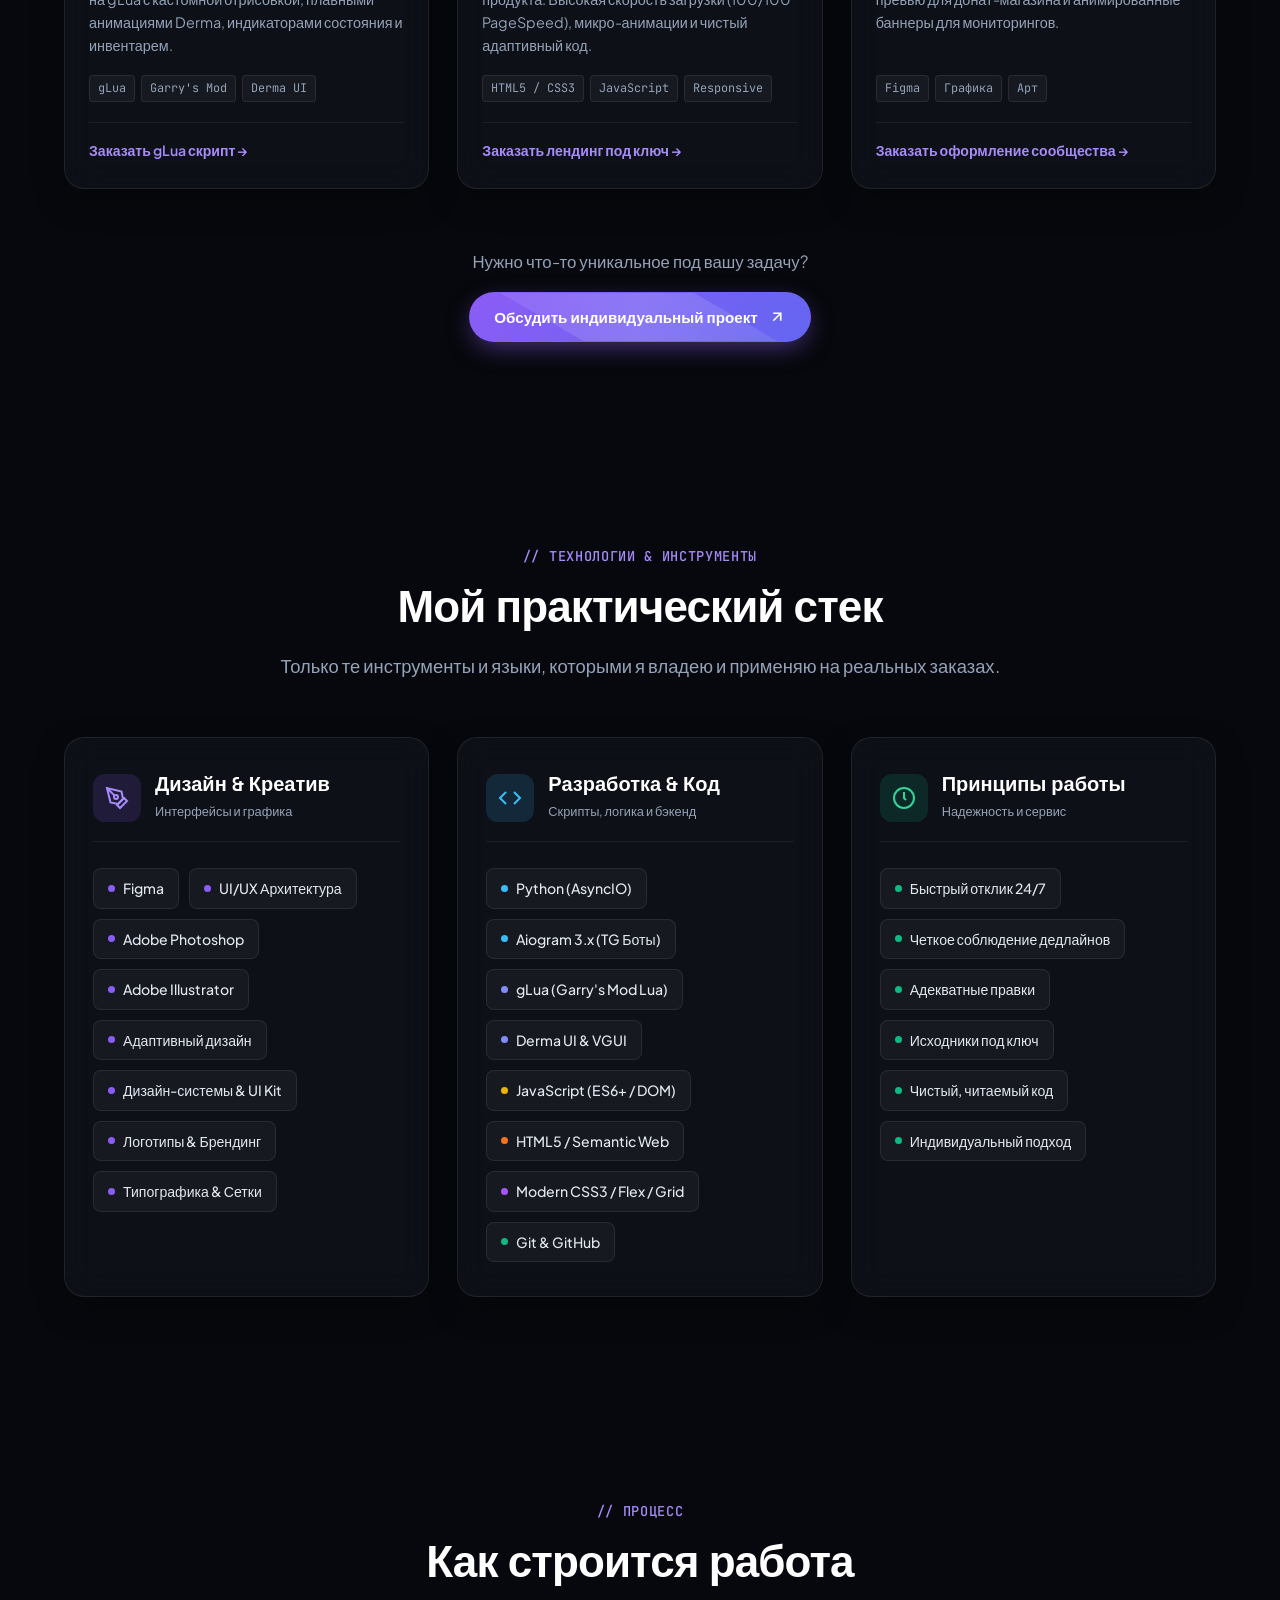
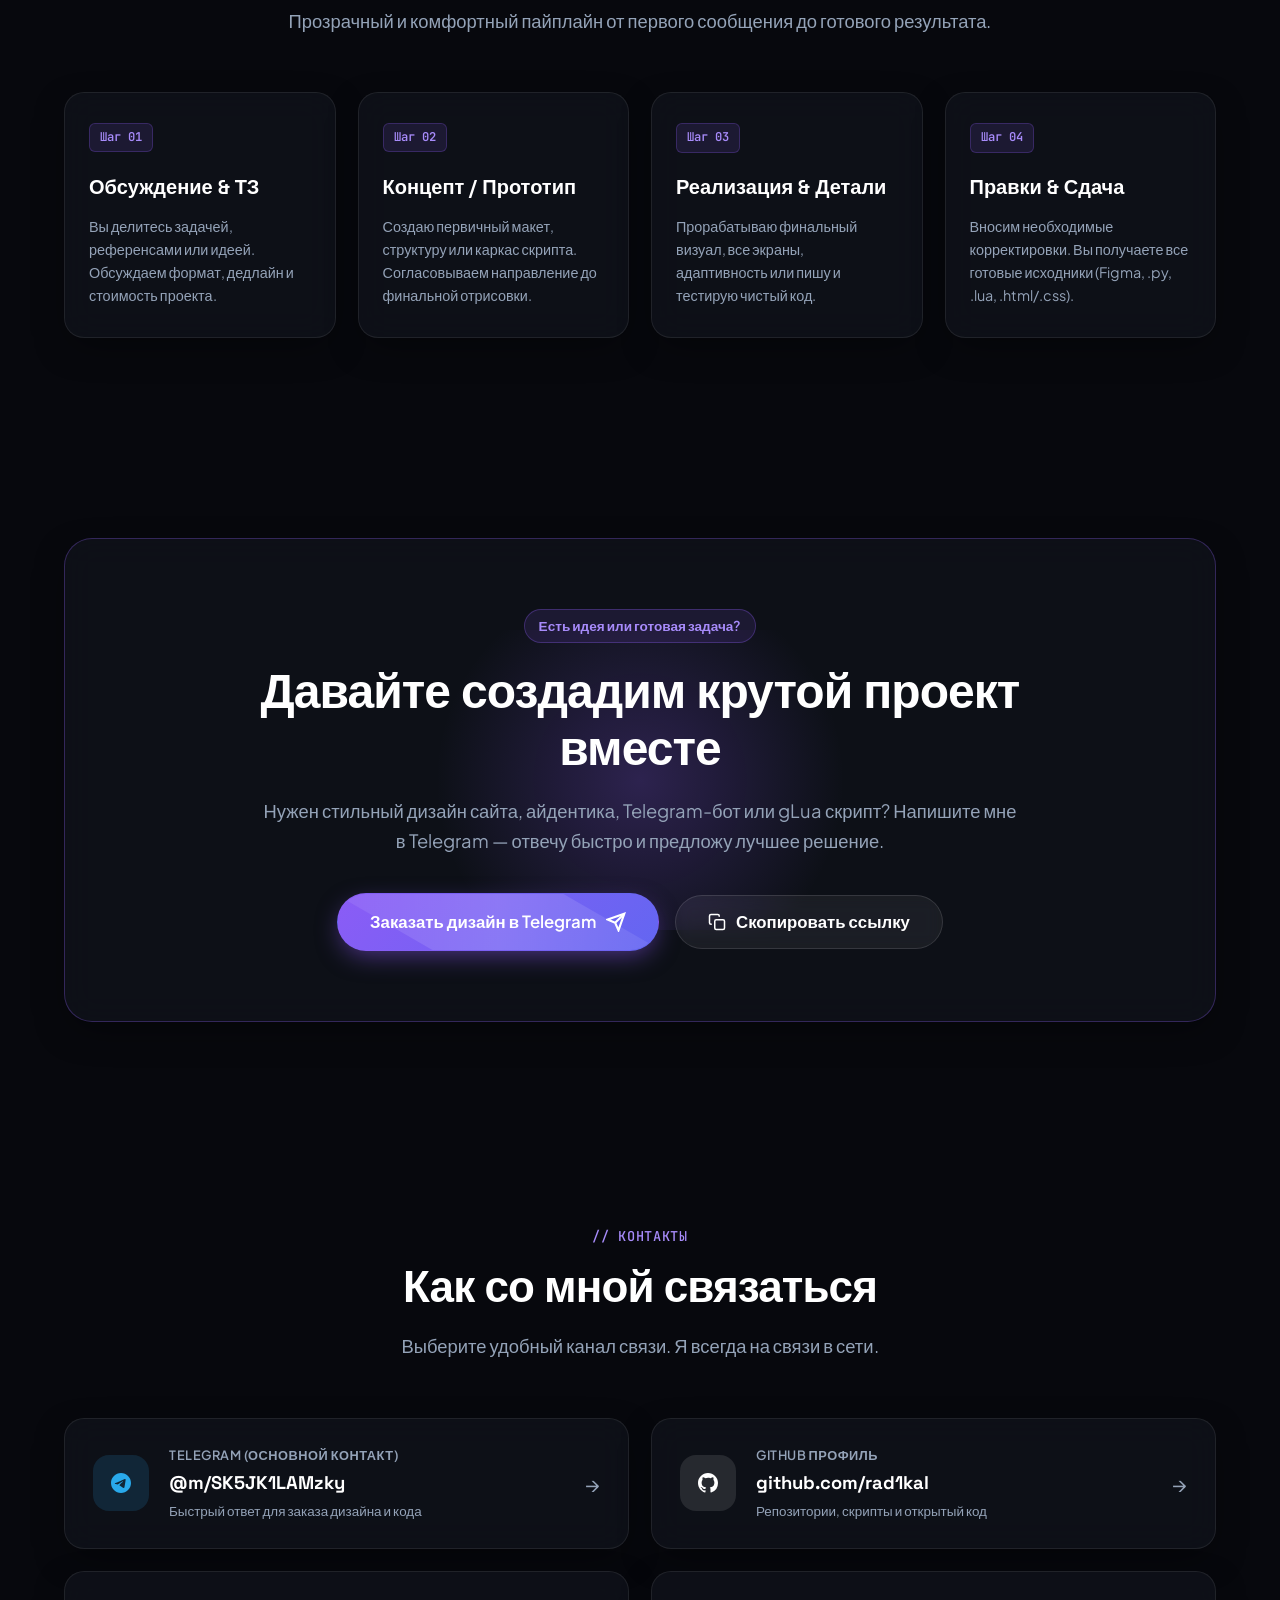
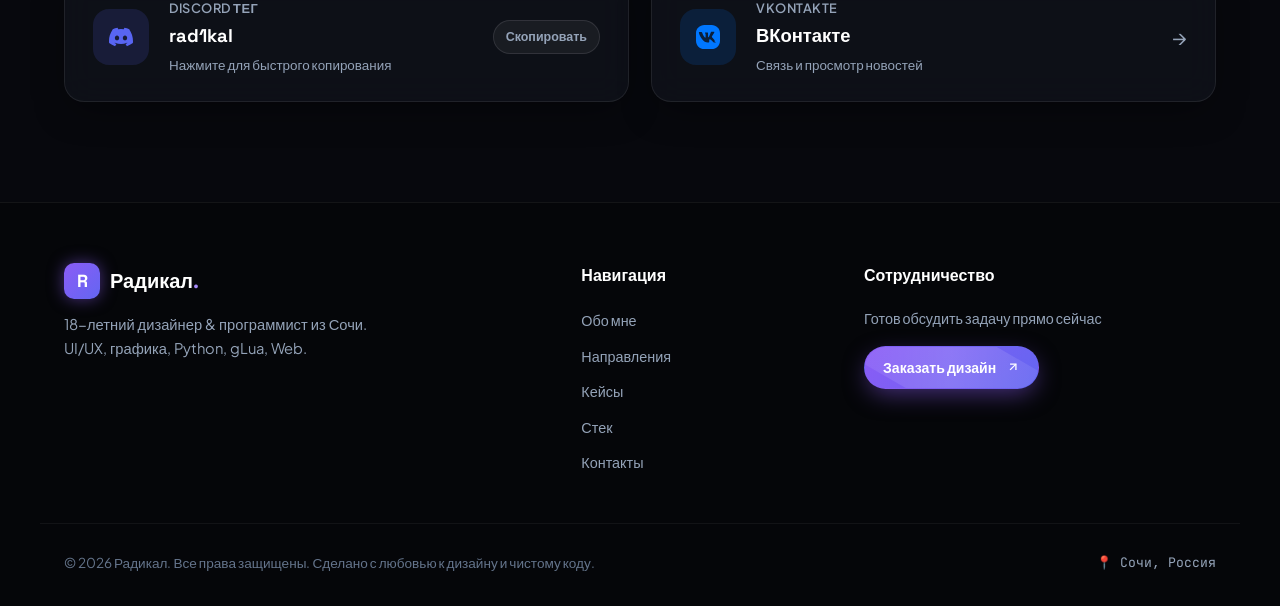
<file: v2/index.html>
<!DOCTYPE html>
<html lang="ru">
<head>
  <meta charset="UTF-8">
  <meta name="viewport" content="width=device-width, initial-scale=1.0">
  <title>Радикал — UI/UX & Графический Дизайнер, Разработчик</title>
  <meta name="description" content="Портфолио Радикала — 18-летнего UI/UX & графического дизайнера и программиста из Сочи. Разработка на Python, gLua, HTML/CSS, JS.">
  <meta name="keywords" content="Радикал, UI/UX дизайнер, Графический дизайнер, Python, gLua, веб-разработчик, Сочи, заказать дизайн">
  
  <!-- Open Graph / Meta -->
  <meta property="og:type" content="website">
  <meta property="og:title" content="Радикал — UI/UX & Графический Дизайнер, Программист">
  <meta property="og:description" content="Минималистичный дизайн, сильный визуал и чистый код. UI/UX, брендинг, Python, gLua, Web.">
  <meta property="og:url" content="https://t.me/m/SK5JK1LAMzky">

  <!-- Google Fonts -->
  <link rel="preconnect" href="https://fonts.googleapis.com">
  <link rel="preconnect" href="https://fonts.gstatic.com" crossorigin>
  <link href="https://fonts.googleapis.com/css2?family=Plus+Jakarta+Sans:wght@300;400;500;600;700;800&family=Space+Grotesk:wght@500;700&family=JetBrains+Mono:wght@400;500;600&display=swap" rel="stylesheet">

  <link rel="stylesheet" href="styles.css">
  <link rel="icon" type="image/svg+xml" href="data:image/svg+xml,<svg xmlns='http://www.w3.org/2000/svg' viewBox='0 0 100 100'><rect width='100' height='100' rx='25' fill='%230b0d14'/><text x='50%' y='55%' dominant-baseline='central' text-anchor='middle' font-family='sans-serif' font-weight='800' font-size='56' fill='%238b5cf6'>R</text></svg>">
</head>
<body>
  <!-- Ambient Glow Background Canvas / Orbs -->
  <div class="ambient-glow" aria-hidden="true">
    <div class="glow-orb glow-orb-1"></div>
    <div class="glow-orb glow-orb-2"></div>
    <div class="glow-orb glow-orb-3"></div>
    <div class="cursor-glow" id="cursorGlow"></div>
  </div>

  <!-- Header / Navigation -->
  <header class="site-header" id="header">
    <div class="header-container">
      <a href="#hero" class="brand-logo" aria-label="Радикал - Главная">
        <span class="logo-symbol">R</span>
        <span class="logo-text">Радикал<span class="logo-dot">.</span></span>
      </a>

      <nav class="nav-desktop" aria-label="Основное меню">
        <ul class="nav-list">
          <li><a href="#about" class="nav-link">Обо мне</a></li>
          <li><a href="#services" class="nav-link">Направления</a></li>
          <li><a href="#portfolio" class="nav-link">Проекты</a></li>
          <li><a href="#skills" class="nav-link">Стек</a></li>
          <li><a href="#contacts" class="nav-link">Контакты</a></li>
        </ul>
      </nav>

      <div class="header-actions">
        <a href="https://t.me/m/SK5JK1LAMzky" target="_blank" rel="noopener noreferrer" class="btn btn-primary btn-sm glow-button">
          <span class="btn-text">Заказать дизайн</span>
          <svg class="btn-icon" width="16" height="16" viewBox="0 0 24 24" fill="none" stroke="currentColor" stroke-width="2.2" stroke-linecap="round" stroke-linejoin="round">
            <line x1="7" y1="17" x2="17" y2="7"></line>
            <polyline points="7 7 17 7 17 17"></polyline>
          </svg>
        </a>

        <button class="burger-menu-btn" id="burgerBtn" aria-label="Открыть мобильное меню" aria-expanded="false">
          <span class="burger-bar"></span>
          <span class="burger-bar"></span>
          <span class="burger-bar"></span>
        </button>
      </div>
    </div>
  </header>

  <!-- Mobile Navigation Drawer -->
  <div class="mobile-drawer" id="mobileDrawer" aria-hidden="true">
    <div class="mobile-drawer-content">
      <nav class="mobile-nav" aria-label="Мобильное меню">
        <ul class="mobile-nav-list">
          <li><a href="#about" class="mobile-nav-link">Обо мне</a></li>
          <li><a href="#services" class="mobile-nav-link">Направления</a></li>
          <li><a href="#portfolio" class="mobile-nav-link">Проекты</a></li>
          <li><a href="#skills" class="mobile-nav-link">Стек технологий</a></li>
          <li><a href="#contacts" class="mobile-nav-link">Контакты</a></li>
        </ul>
      </nav>
      <div class="mobile-drawer-footer">
        <a href="https://t.me/m/SK5JK1LAMzky" target="_blank" rel="noopener noreferrer" class="btn btn-primary btn-block glow-button">
          <span>Заказать дизайн</span>
          <svg width="18" height="18" viewBox="0 0 24 24" fill="none" stroke="currentColor" stroke-width="2.2">
            <line x1="7" y1="17" x2="17" y2="7"></line>
            <polyline points="7 7 17 7 17 17"></polyline>
          </svg>
        </a>
      </div>
    </div>
  </div>

  <main>
    <!-- HERO SECTION -->
    <section class="section hero-section" id="hero">
      <div class="container hero-container">
        
        <div class="hero-badge-wrapper">
          <div class="status-badge">
            <span class="status-pulse"></span>
            <span class="status-text">Открыт к заказам и проектам</span>
            <span class="badge-separator">•</span>
            <span class="status-location">Сочи, 18 лет 🌴</span>
          </div>
        </div>

        <h1 class="hero-title">
          Слияние эстетики <span class="gradient-text">UI/UX дизайна</span><br class="desktop-br">
          и мощи <span class="code-font text-highlight">&lt;чистого кода/&gt;</span>
        </h1>

        <p class="hero-description">
          Привет, я <strong class="text-white">Радикал</strong>. Разрабатываю продуманные пользовательские интерфейсы, современную графику и пишу надежный код на 
          <span class="chip chip-python">Python</span>, 
          <span class="chip chip-lua">gLua</span> и 
          <span class="chip chip-web">HTML/CSS/JS</span>.
        </p>

        <div class="hero-buttons">
          <a href="https://t.me/m/SK5JK1LAMzky" target="_blank" rel="noopener noreferrer" class="btn btn-primary btn-lg glow-button main-cta-btn">
            <span class="btn-glow-layer"></span>
            <span class="btn-text">Заказать дизайн</span>
            <svg class="btn-icon" width="20" height="20" viewBox="0 0 24 24" fill="none" stroke="currentColor" stroke-width="2.5" stroke-linecap="round" stroke-linejoin="round">
              <path d="M22 2L11 13"></path>
              <path d="M22 2L15 22L11 13L2 9L22 2Z"></path>
            </svg>
          </a>
          <a href="#portfolio" class="btn btn-secondary btn-lg">
            <span>Смотреть работы</span>
            <svg width="18" height="18" viewBox="0 0 24 24" fill="none" stroke="currentColor" stroke-width="2" stroke-linecap="round" stroke-linejoin="round">
              <path d="M7 13l5 5 5-5M7 6l5 5 5-5"/>
            </svg>
          </a>
        </div>

        <!-- Social Quick Links Bar -->
        <div class="hero-socials">
          <span class="socials-label">Связаться и подписаться:</span>
          <div class="social-links-grid">
            <a href="https://t.me/m/SK5JK1LAMzky" target="_blank" rel="noopener noreferrer" class="social-pill" title="Telegram">
              <svg width="18" height="18" viewBox="0 0 24 24" fill="currentColor">
                <path d="M12 2C6.48 2 2 6.48 2 12s4.48 10 10 10 10-4.48 10-10S17.52 2 12 2zm4.64 6.8c-.15 1.58-.8 5.42-1.13 7.19-.14.75-.42 1-.68 1.03-.58.05-1.02-.38-1.58-.75-.88-.58-1.38-.94-2.23-1.5-.99-.65-.35-1.01.22-1.59.15-.15 2.71-2.48 2.76-2.69a.2.2 0 00-.05-.18c-.06-.05-.14-.03-.21-.02-.09.02-1.49.95-4.22 2.79-.4.27-.76.41-1.08.4-.36-.01-1.04-.2-1.55-.37-.63-.2-1.12-.31-1.08-.66.02-.18.27-.36.75-.55 2.92-1.27 4.86-2.11 5.83-2.51 2.78-1.16 3.35-1.36 3.73-1.36.08 0 .27.02.39.12.1.08.13.19.14.27-.01.06.01.24 0 .38z"/>
              </svg>
              <span>Telegram</span>
            </a>

            <a href="https://github.com/rad1kal" target="_blank" rel="noopener noreferrer" class="social-pill" title="GitHub">
              <svg width="18" height="18" viewBox="0 0 24 24" fill="currentColor">
                <path fill-rule="evenodd" clip-rule="evenodd" d="M12 2C6.477 2 2 6.484 2 12.017c0 4.425 2.865 8.18 6.839 9.504.5.092.682-.217.682-.483 0-.237-.008-.868-.013-1.703-2.782.605-3.369-1.343-3.369-1.343-.454-1.158-1.11-1.466-1.11-1.466-.908-.62.069-.608.069-.608 1.003.07 1.53 1.032 1.53 1.032.892 1.53 2.341 1.088 2.91.832.092-.647.35-1.088.636-1.338-2.22-.253-4.555-1.113-4.555-4.951 0-1.093.39-1.988 1.029-2.688-.103-.253-.446-1.272.098-2.65 0 0 .84-.27 2.75 1.026A9.564 9.564 0 0112 6.844c.85.004 1.705.115 2.504.337 1.909-1.296 2.747-1.027 2.747-1.027.546 1.379.202 2.398.1 2.651.64.7 1.028 1.595 1.028 2.688 0 3.848-2.339 4.695-4.566 4.943.359.309.678.92.678 1.855 0 1.338-.012 2.419-.012 2.747 0 .268.18.58.688.482A10.019 10.019 0 0022 12.017C22 6.484 17.522 2 12 2z"/>
              </svg>
              <span>GitHub</span>
            </a>

            <button type="button" class="social-pill copy-btn" data-copy="rad1kal" title="Нажмите, чтобы скопировать Discord тег">
              <svg width="18" height="18" viewBox="0 0 24 24" fill="currentColor">
                <path d="M20.317 4.37a19.791 19.791 0 0 0-4.885-1.515.074.074 0 0 0-.079.037c-.21.375-.444.864-.608 1.25a18.27 18.27 0 0 0-5.487 0 12.64 12.64 0 0 0-.617-1.25.077.077 0 0 0-.079-.037A19.736 19.736 0 0 0 3.677 4.37a.07.07 0 0 0-.032.027C.533 9.046-.32 13.58.099 18.057a.082.082 0 0 0 .031.057 19.9 19.9 0 0 0 5.993 3.03.078.078 0 0 0 .084-.028c.462-.63.874-1.295 1.226-1.994.021-.041.001-.09-.041-.106a13.107 13.107 0 0 1-1.872-.892.077.077 0 0 1-.008-.128 10.2 10.2 0 0 0 .372-.292.074.074 0 0 1 .077-.01c3.929 1.793 8.18 1.793 12.061 0a.074.074 0 0 1 .078.01c.12.098.246.198.373.292a.077.077 0 0 1-.006.127 12.299 12.299 0 0 1-1.873.893.077.077 0 0 0-.041.107c.36.698.772 1.362 1.225 1.993a.076.076 0 0 0 .084.028 19.839 19.839 0 0 0 6.002-3.03.077.077 0 0 0 .032-.054c.5-5.177-.838-9.674-3.549-13.66a.061.061 0 0 0-.031-.028zM8.02 15.33c-1.183 0-2.157-1.085-2.157-2.419 0-1.333.956-2.419 2.157-2.419 1.21 0 2.176 1.096 2.157 2.42 0 1.333-.956 2.418-2.157 2.418zm7.975 0c-1.183 0-2.157-1.085-2.157-2.419 0-1.333.955-2.419 2.157-2.419 1.21 0 2.176 1.096 2.157 2.42 0 1.333-.946 2.418-2.157 2.418z"/>
              </svg>
              <span>Discord: rad1kal</span>
            </button>

            <a href="https://vk.com" target="_blank" rel="noopener noreferrer" class="social-pill" title="VKontakte">
              <svg width="18" height="18" viewBox="0 0 24 24" fill="currentColor">
                <path d="M15.684 0H8.316C3.592 0 0 3.592 0 8.316v7.368C0 20.408 3.592 24 8.316 24h7.368C20.408 24 24 20.408 24 15.684V8.316C24 3.592 20.408 0 15.684 0zm4.27 17.514h-1.954c-.74 0-.967-.588-2.298-1.92-1.157-1.13-1.67-1.278-1.954-1.278-.4 0-.515.116-.515.672v1.78c0 .474-.15.746-1.38.746-2.036 0-4.298-1.236-5.894-3.535-2.404-3.414-3.07-5.99-3.07-6.52 0-.236.09-.456.516-.456h1.954c.475 0 .653.218.835.733.906 2.658 2.43 4.987 3.056 4.987.237 0 .346-.108.346-.704v-2.73c-.07-.946-.554-1.026-.554-1.365 0-.16.136-.32.355-.32h2.2c.307 0 .425.16.425.518v3.69c0 .4.178.536.297.536.237 0 .435-.137.87-1.01 1.03-2.08 1.76-4.273 1.76-4.273.138-.277.356-.425.83-.425h1.954c.594 0 .723.307.594.733-.238.99-2.316 3.97-2.316 3.97-.2.336-.277.494 0 .87.396.534 1.722 1.682 2.376 2.693.495.752.277 1.148-.198 1.148z"/>
              </svg>
              <span>VKontakte</span>
            </a>
          </div>
        </div>

        <!-- Metrics / Highlights Cards -->
        <div class="hero-stats-grid">
          <div class="stat-card">
            <div class="stat-icon-wrap icon-purple">
              <svg width="22" height="22" viewBox="0 0 24 24" fill="none" stroke="currentColor" stroke-width="2">
                <rect x="3" y="3" width="18" height="18" rx="2" ry="2"></rect>
                <line x1="3" y1="9" x2="21" y2="9"></line>
                <line x1="9" y1="21" x2="9" y2="9"></line>
              </svg>
            </div>
            <div class="stat-info">
              <span class="stat-value">UI/UX + Графика</span>
              <span class="stat-label">Проектирование и визуал</span>
            </div>
          </div>

          <div class="stat-card">
            <div class="stat-icon-wrap icon-blue">
              <svg width="22" height="22" viewBox="0 0 24 24" fill="none" stroke="currentColor" stroke-width="2">
                <polyline points="16 18 22 12 16 6"></polyline>
                <polyline points="8 6 2 12 8 18"></polyline>
              </svg>
            </div>
            <div class="stat-info">
              <span class="stat-value">Python & gLua</span>
              <span class="stat-label">Боты, скрипты, геймдев</span>
            </div>
          </div>

          <div class="stat-card">
            <div class="stat-icon-wrap icon-cyan">
              <svg width="22" height="22" viewBox="0 0 24 24" fill="none" stroke="currentColor" stroke-width="2">
                <circle cx="12" cy="12" r="10"></circle>
                <path d="M12 2a14.5 14.5 0 0 0 0 20 14.5 14.5 0 0 0 0-20"></path>
                <path d="M2 12h20"></path>
              </svg>
            </div>
            <div class="stat-info">
              <span class="stat-value">HTML, CSS & JS</span>
              <span class="stat-label">Адаптивная чистая вёрстка</span>
            </div>
          </div>

          <div class="stat-card">
            <div class="stat-icon-wrap icon-emerald">
              <svg width="22" height="22" viewBox="0 0 24 24" fill="none" stroke="currentColor" stroke-width="2">
                <path d="M12 22s8-4 8-10V5l-8-3-8 3v7c0 6 8 10 8 10z"></path>
              </svg>
            </div>
            <div class="stat-info">
              <span class="stat-value">Сочи 🌴 18 лет</span>
              <span class="stat-label">Энергия, гибкость, фокус</span>
            </div>
          </div>
        </div>

      </div>
    </section>

    <!-- ABOUT SECTION -->
    <section class="section about-section" id="about">
      <div class="container">
        <div class="section-header">
          <span class="section-tag">// Обо мне</span>
          <h2 class="section-title">Дизайнер, который понимает код.<br>Разработчик с чувством стиля.</h2>
          <p class="section-subtitle">
            Большинство дизайнеров не знают, как их макеты будут работать в реальности, а программисты часто пренебрегают эстетикой. 
            Я объединяю обе эти дисциплины.
          </p>
        </div>

        <div class="about-grid">
          <div class="about-card glass-panel">
            <div class="about-badge">UI & UX / Graphic</div>
            <h3 class="about-card-title">Дизайн с акцентом на результат</h3>
            <p class="about-card-text">
              Создаю интерфейсы, в которых удобно ориентироваться пользователю, и графику, которая привлекает внимание. 
              От аккуратных веб-сервисов и лендингов до полноценной айдентики брендов, оформления игровых сообществ и соцсетей.
            </p>
            <ul class="about-list">
              <li>
                <svg width="18" height="18" viewBox="0 0 24 24" fill="none" stroke="#8b5cf6" stroke-width="2.5"><polyline points="20 6 9 17 4 12"></polyline></svg>
                <span>Эргономика, сетки, дизайн-системы и адаптивность под мобилки</span>
              </li>
              <li>
                <svg width="18" height="18" viewBox="0 0 24 24" fill="none" stroke="#8b5cf6" stroke-width="2.5"><polyline points="20 6 9 17 4 12"></polyline></svg>
                <span>Логотипы, рекламная графика, баннеры и фирменные стили</span>
              </li>
              <li>
                <svg width="18" height="18" viewBox="0 0 24 24" fill="none" stroke="#8b5cf6" stroke-width="2.5"><polyline points="20 6 9 17 4 12"></polyline></svg>
                <span>Игровой UI / HUD для Garry's Mod и кастомных лаунчеров</span>
              </li>
            </ul>
          </div>

          <div class="about-card glass-panel">
            <div class="about-badge badge-code">Code & Logic</div>
            <h3 class="about-card-title">Разработка и автоматизация</h3>
            <p class="about-card-text">
              Пишу функциональный код. Разрабатываю телеграм-ботов и парсеры на <strong>Python</strong>, 
              пишу кастомные аддоны, HUD'ы и игровые скрипты на <strong>gLua</strong> (Garry's Mod), 
              а также верстаю отзывчивые сайты на <strong>HTML5, CSS3 и JavaScript</strong>.
            </p>
            
            <!-- Code terminal snippet preview -->
            <div class="code-terminal">
              <div class="terminal-header">
                <div class="terminal-dots">
                  <span class="dot dot-red"></span>
                  <span class="dot dot-yellow"></span>
                  <span class="dot dot-green"></span>
                </div>
                <span class="terminal-filename">radikal_core.py</span>
              </div>
              <div class="terminal-body code-font">
                <div class="line"><span class="kwd">class</span> <span class="cls">RadikalDev</span>:</div>
                <div class="line">&nbsp;&nbsp;<span class="kwd">def</span> <span class="fn">__init__</span>(self):</div>
                <div class="line">&nbsp;&nbsp;&nbsp;&nbsp;self.location = <span class="str">"Sochi, Russia"</span></div>
                <div class="line">&nbsp;&nbsp;&nbsp;&nbsp;self.passions = [<span class="str">"UI/UX"</span>, <span class="str">"Python"</span>, <span class="str">"gLua"</span>]</div>
                <div class="line">&nbsp;&nbsp;&nbsp;&nbsp;self.ready_to_work = <span class="kwd">True</span></div>
                <div class="line">&nbsp;</div>
                <div class="line">&nbsp;&nbsp;<span class="kwd">async def</span> <span class="fn">build_experience</span>(self, task):</div>
                <div class="line">&nbsp;&nbsp;&nbsp;&nbsp;<span class="kwd">return</span> <span class="str">f"✨ {task.name} done with perfection"</span></div>
              </div>
            </div>

          </div>
        </div>

      </div>
    </section>

    <!-- SERVICES / WHAT I DO -->
    <section class="section services-section" id="services">
      <div class="container">
        <div class="section-header">
          <span class="section-tag">// Направления работы</span>
          <h2 class="section-title">Чем я могу помочь вашему проекту</h2>
          <p class="section-subtitle">
            Комплексный подход: от первоначального эскиза и визуальной айдентики до рабочего кода и запуска.
          </p>
        </div>

        <div class="services-grid">
          
          <div class="service-card glass-panel">
            <div class="service-number">01</div>
            <div class="service-icon-box">
              <svg width="28" height="28" viewBox="0 0 24 24" fill="none" stroke="currentColor" stroke-width="2">
                <rect x="2" y="3" width="20" height="14" rx="2" ry="2"></rect>
                <line x1="8" y1="21" x2="16" y2="21"></line>
                <line x1="12" y1="17" x2="12" y2="21"></line>
              </svg>
            </div>
            <h3 class="service-title">UI/UX Дизайн сайтов и сервисов</h3>
            <p class="service-desc">
              Проектирование чистых, удобных и конверсионных интерфейсов. Лендинги, многостраничные сайты, веб-сервисы, панели управления и адаптация под мобильные устройства.
            </p>
            <div class="service-tags">
              <span>Figma</span>
              <span>Wireframing</span>
              <span>Mobile-first</span>
              <span>Design System</span>
            </div>
            <div class="service-cta">
              <a href="https://t.me/m/SK5JK1LAMzky" target="_blank" rel="noopener noreferrer" class="link-arrow">
                Заказать UI/UX
                <svg width="16" height="16" viewBox="0 0 24 24" fill="none" stroke="currentColor" stroke-width="2.5"><line x1="7" y1="17" x2="17" y2="7"></line><polyline points="7 7 17 7 17 17"></polyline></svg>
              </a>
            </div>
          </div>

          <div class="service-card glass-panel">
            <div class="service-number">02</div>
            <div class="service-icon-box">
              <svg width="28" height="28" viewBox="0 0 24 24" fill="none" stroke="currentColor" stroke-width="2">
                <circle cx="12" cy="12" r="10"></circle>
                <polygon points="16.24 7.76 14.12 14.12 7.76 16.24 9.88 9.88 16.24 7.76"></polygon>
              </svg>
            </div>
            <h3 class="service-title">Графический дизайн & Брендинг</h3>
            <p class="service-desc">
              Создание запоминающегося визуального образа. Логотипы, фирменный стиль, оформление групп VK, каналов Telegram, креативы для таргета и баннеры.
            </p>
            <div class="service-tags">
              <span>Логотипы</span>
              <span>Айдентика</span>
              <span>Баннеры</span>
              <span>Оформление ТГ/ВК</span>
            </div>
            <div class="service-cta">
              <a href="https://t.me/m/SK5JK1LAMzky" target="_blank" rel="noopener noreferrer" class="link-arrow">
                Заказать графику
                <svg width="16" height="16" viewBox="0 0 24 24" fill="none" stroke="currentColor" stroke-width="2.5"><line x1="7" y1="17" x2="17" y2="7"></line><polyline points="7 7 17 7 17 17"></polyline></svg>
              </a>
            </div>
          </div>

          <div class="service-card glass-panel">
            <div class="service-number">03</div>
            <div class="service-icon-box">
              <svg width="28" height="28" viewBox="0 0 24 24" fill="none" stroke="currentColor" stroke-width="2">
                <path d="M4 17l6-6-6-6m8 14h8"></path>
              </svg>
            </div>
            <h3 class="service-title">Python Разработка & Боты</h3>
            <p class="service-desc">
              Многофункциональные Telegram-боты любой сложности, интеграции с API, скрипты автоматизации рутины, парсеры данных и серверные решения.
            </p>
            <div class="service-tags">
              <span>Telegram Боты</span>
              <span>Aiogram</span>
              <span>Парсинг</span>
              <span>Автоматизация</span>
            </div>
            <div class="service-cta">
              <a href="https://t.me/m/SK5JK1LAMzky" target="_blank" rel="noopener noreferrer" class="link-arrow">
                Заказать бота
                <svg width="16" height="16" viewBox="0 0 24 24" fill="none" stroke="currentColor" stroke-width="2.5"><line x1="7" y1="17" x2="17" y2="7"></line><polyline points="7 7 17 7 17 17"></polyline></svg>
              </a>
            </div>
          </div>

          <div class="service-card glass-panel">
            <div class="service-number">04</div>
            <div class="service-icon-box">
              <svg width="28" height="28" viewBox="0 0 24 24" fill="none" stroke="currentColor" stroke-width="2">
                <polygon points="12 2 2 7 12 12 22 7 12 2"></polygon>
                <polyline points="2 17 12 22 22 17"></polyline>
                <polyline points="2 12 12 17 22 12"></polyline>
              </svg>
            </div>
            <h3 class="service-title">gLua & Garry's Mod Скриптинг</h3>
            <p class="service-desc">
              Разработка аддонов для серверов Garry's Mod: стильные кастомные HUD'ы, интерфейсы на Derma, игровая механика, интеграции баз данных и оптимизация.
            </p>
            <div class="service-tags">
              <span>gLua</span>
              <span>Derma UI</span>
              <span>Custom HUD</span>
              <span>GMod Addons</span>
            </div>
            <div class="service-cta">
              <a href="https://t.me/m/SK5JK1LAMzky" target="_blank" rel="noopener noreferrer" class="link-arrow">
                Заказать скрипт
                <svg width="16" height="16" viewBox="0 0 24 24" fill="none" stroke="currentColor" stroke-width="2.5"><line x1="7" y1="17" x2="17" y2="7"></line><polyline points="7 7 17 7 17 17"></polyline></svg>
              </a>
            </div>
          </div>

          <div class="service-card glass-panel">
            <div class="service-number">05</div>
            <div class="service-icon-box">
              <svg width="28" height="28" viewBox="0 0 24 24" fill="none" stroke="currentColor" stroke-width="2">
                <polyline points="16 18 22 12 16 6"></polyline>
                <polyline points="8 6 2 12 8 18"></polyline>
              </svg>
            </div>
            <h3 class="service-title">Фронтенд Вёрстка (HTML/CSS/JS)</h3>
            <p class="service-desc">
              Быстрая, адаптивная и чистая вёрстка макетов. Идеальное отображение на смартфонах, планшетах и мониторах высокой четкости с плавными анимациями.
            </p>
            <div class="service-tags">
              <span>Responsive</span>
              <span>Mobile-First</span>
              <span>Vanilla JS</span>
              <span>Animations</span>
            </div>
            <div class="service-cta">
              <a href="https://t.me/m/SK5JK1LAMzky" target="_blank" rel="noopener noreferrer" class="link-arrow">
                Заказать вёрстку
                <svg width="16" height="16" viewBox="0 0 24 24" fill="none" stroke="currentColor" stroke-width="2.5"><line x1="7" y1="17" x2="17" y2="7"></line><polyline points="7 7 17 7 17 17"></polyline></svg>
              </a>
            </div>
          </div>

          <div class="service-card glass-panel service-card-highlight">
            <div class="service-number">06</div>
            <div class="service-icon-box">
              <svg width="28" height="28" viewBox="0 0 24 24" fill="none" stroke="currentColor" stroke-width="2">
                <path d="M12 2l3.09 6.26L22 9.27l-5 4.87 1.18 6.88L12 17.77l-6.18 3.25L7 14.14 2 9.27l6.91-1.01L12 2z"></path>
              </svg>
            </div>
            <h3 class="service-title">Комплексный проект под ключ</h3>
            <p class="service-desc">
              Создание продукта с нуля: разработка концепции, дизайн UI/UX, отрисовка графических элементов, вёрстка сайта или настройка софта.
            </p>
            <div class="service-tags">
              <span>Дизайн + Код</span>
              <span>Полный цикл</span>
              <span>Поддержка</span>
            </div>
            <div class="service-cta">
              <a href="https://t.me/m/SK5JK1LAMzky" target="_blank" rel="noopener noreferrer" class="btn btn-primary btn-sm glow-button">
                <span>Обсудить задачу</span>
              </a>
            </div>
          </div>

        </div>
      </div>
    </section>

    <!-- PORTFOLIO SECTION -->
    <section class="section portfolio-section" id="portfolio">
      <div class="container">
        <div class="section-header">
          <span class="section-tag">// Портфолио & Кейсы</span>
          <h2 class="section-title">Избранные проекты и наработки</h2>
          <p class="section-subtitle">
            Примеры работ в сфере дизайна интерфейсов, брендинга и программирования.
          </p>
        </div>

        <!-- Filter tabs -->
        <div class="portfolio-filter-bar">
          <button class="filter-btn active" data-filter="all">Все проекты</button>
          <button class="filter-btn" data-filter="uiux">UI/UX Дизайн</button>
          <button class="filter-btn" data-filter="graphic">Графика & Брендинг</button>
          <button class="filter-btn" data-filter="code">Разработка (Python / gLua)</button>
        </div>

        <div class="portfolio-grid" id="portfolioGrid">
          
          <!-- Project 1: UI/UX App -->
          <article class="portfolio-card glass-panel" data-category="uiux">
            <div class="portfolio-preview preview-neo-ui">
              <div class="preview-mockup">
                <div class="mockup-header">
                  <span class="mock-dot"></span><span class="mock-dot"></span><span class="mock-dot"></span>
                </div>
                <div class="mockup-body">
                  <div class="mockup-chart"></div>
                  <div class="mockup-lines">
                    <span class="line-sm"></span>
                    <span class="line-md"></span>
                    <span class="line-lg"></span>
                  </div>
                </div>
              </div>
              <span class="preview-badge">UI/UX</span>
            </div>
            <div class="portfolio-info">
              <div class="portfolio-category">Интерфейс & Mobile</div>
              <h3 class="portfolio-title">NeonAnalytics — FinTech & Crypto Dashboard</h3>
              <p class="portfolio-desc">
                Современная тёмная аналитическая панель для трейдинга с продуманной информационной иерархией, интерактивными графиками и быстрыми транзакциями.
              </p>
              <div class="portfolio-meta">
                <span class="meta-tag">Figma</span>
                <span class="meta-tag">UI/UX</span>
                <span class="meta-tag">Design System</span>
              </div>
              <div class="portfolio-action">
                <a href="https://t.me/m/SK5JK1LAMzky" target="_blank" rel="noopener noreferrer" class="btn-text-link">
                  Заказать похожий проект →
                </a>
              </div>
            </div>
          </article>

          <!-- Project 2: Graphic Design & Branding -->
          <article class="portfolio-card glass-panel" data-category="graphic">
            <div class="portfolio-preview preview-branding">
              <div class="preview-brand-element">
                <div class="brand-shape"></div>
                <div class="brand-text">RADIKAL<span>STUDIO</span></div>
              </div>
              <span class="preview-badge">Брендинг</span>
            </div>
            <div class="portfolio-info">
              <div class="portfolio-category">Айдентика & Стиль</div>
              <h3 class="portfolio-title">CyberPulse Identity & Social Media Pack</h3>
              <p class="portfolio-desc">
                Комплексная визуальная концепция для медиа-проекта: логотип, оформление каналов Telegram, баннеры для постов, рекламные плакаты и мерч.
              </p>
              <div class="portfolio-meta">
                <span class="meta-tag">Photoshop</span>
                <span class="meta-tag">Illustrator</span>
                <span class="meta-tag">Identity</span>
              </div>
              <div class="portfolio-action">
                <a href="https://t.me/m/SK5JK1LAMzky" target="_blank" rel="noopener noreferrer" class="btn-text-link">
                  Заказать дизайн айдентики →
                </a>
              </div>
            </div>
          </article>

          <!-- Project 3: Python Telegram Bot -->
          <article class="portfolio-card glass-panel" data-category="code">
            <div class="portfolio-preview preview-terminal">
              <div class="code-snippet-small code-font">
                <span class="code-comment"># Async Telegram Bot Engine</span><br>
                <span class="code-kw">@dp.message</span>(Command(<span class="code-str">"stats"</span>))<br>
                <span class="code-kw">async def</span> <span class="code-func">send_report</span>(msg):<br>
                &nbsp;&nbsp;data = <span class="code-kw">await</span> db.fetch_user()<br>
                &nbsp;&nbsp;<span class="code-kw">await</span> msg.answer(f<span class="code-str">"User: {data}"</span>)
              </div>
              <span class="preview-badge badge-code">Python</span>
            </div>
            <div class="portfolio-info">
              <div class="portfolio-category">Автоматизация & Бэкенд</div>
              <h3 class="portfolio-title">Multi-Service Telegram Bot & Shop Engine</h3>
              <p class="portfolio-desc">
                Асинхронный бот на Python (Aiogram 3) с приемом платежей, базой данных SQLite/PostgreSQL, реферальной системой и удобной админ-панелью.
              </p>
              <div class="portfolio-meta">
                <span class="meta-tag">Python</span>
                <span class="meta-tag">Aiogram</span>
                <span class="meta-tag">Asyncio</span>
                <span class="meta-tag">SQL</span>
              </div>
              <div class="portfolio-action">
                <a href="https://t.me/m/SK5JK1LAMzky" target="_blank" rel="noopener noreferrer" class="btn-text-link">
                  Заказать разработку бота →
                </a>
              </div>
            </div>
          </article>

          <!-- Project 4: gLua / Garry's Mod UI -->
          <article class="portfolio-card glass-panel" data-category="code">
            <div class="portfolio-preview preview-glua">
              <div class="glua-mock-hud">
                <div class="hud-hp-bar"><span class="hud-fill"></span><span class="hud-text">HP: 100%</span></div>
                <div class="hud-armor-bar"><span class="hud-fill-armor"></span><span class="hud-text">ARMOR: 85%</span></div>
                <div class="hud-weapon">АК-47 [30/90]</div>
              </div>
              <span class="preview-badge badge-lua">gLua</span>
            </div>
            <div class="portfolio-info">
              <div class="portfolio-category">Garry's Mod & UI Derma</div>
              <h3 class="portfolio-title">Custom Sci-Fi HUD & Inventory System</h3>
              <p class="portfolio-desc">
                Плавный и оптимизированный HUD интерфейс на gLua с кастомной отрисовкой, плавными анимациями Derma, индикаторами состояния и инвентарем.
              </p>
              <div class="portfolio-meta">
                <span class="meta-tag">gLua</span>
                <span class="meta-tag">Garry's Mod</span>
                <span class="meta-tag">Derma UI</span>
              </div>
              <div class="portfolio-action">
                <a href="https://t.me/m/SK5JK1LAMzky" target="_blank" rel="noopener noreferrer" class="btn-text-link">
                  Заказать gLua скрипт →
                </a>
              </div>
            </div>
          </article>

          <!-- Project 5: Responsive Landing Page -->
          <article class="portfolio-card glass-panel" data-category="uiux">
            <div class="portfolio-preview preview-web">
              <div class="mockup-browser">
                <div class="browser-top"><span class="b-dot"></span><span class="b-dot"></span><span class="b-dot"></span></div>
                <div class="browser-content">
                  <div class="b-hero-line"></div>
                  <div class="b-grid"><div></div><div></div><div></div></div>
                </div>
              </div>
              <span class="preview-badge">Web / UI</span>
            </div>
            <div class="portfolio-info">
              <div class="portfolio-category">Веб-дизайн & Вёрстка</div>
              <h3 class="portfolio-title">Modern Dark SaaS Promo Landing</h3>
              <p class="portfolio-desc">
                Минималистичный лендинг для софтверного продукта. Высокая скорость загрузки (100/100 PageSpeed), микро-анимации и чистый адаптивный код.
              </p>
              <div class="portfolio-meta">
                <span class="meta-tag">HTML5 / CSS3</span>
                <span class="meta-tag">JavaScript</span>
                <span class="meta-tag">Responsive</span>
              </div>
              <div class="portfolio-action">
                <a href="https://t.me/m/SK5JK1LAMzky" target="_blank" rel="noopener noreferrer" class="btn-text-link">
                  Заказать лендинг под ключ →
                </a>
              </div>
            </div>
          </article>

          <!-- Project 6: Graphic Social Identity -->
          <article class="portfolio-card glass-panel" data-category="graphic">
            <div class="portfolio-preview preview-banner">
              <div class="banner-abstract">
                <span class="neon-ring"></span>
                <span class="banner-title">GAME SERVER PACK</span>
              </div>
              <span class="preview-badge">Графика</span>
            </div>
            <div class="portfolio-info">
              <div class="portfolio-category">Игровая графика</div>
              <h3 class="portfolio-title">Комплексный арт-пак для игрового сервера</h3>
              <p class="portfolio-desc">
                Логотип, шапки для Discord и VK, иконки рангов, превью для донат-магазина и анимированные баннеры для мониторингов.
              </p>
              <div class="portfolio-meta">
                <span class="meta-tag">Figma</span>
                <span class="meta-tag">Графика</span>
                <span class="meta-tag">Арт</span>
              </div>
              <div class="portfolio-action">
                <a href="https://t.me/m/SK5JK1LAMzky" target="_blank" rel="noopener noreferrer" class="btn-text-link">
                  Заказать оформление сообщества →
                </a>
              </div>
            </div>
          </article>

        </div>

        <div class="portfolio-footer-cta">
          <p class="portfolio-footer-text">Нужно что-то уникальное под вашу задачу?</p>
          <a href="https://t.me/m/SK5JK1LAMzky" target="_blank" rel="noopener noreferrer" class="btn btn-primary glow-button">
            <span>Обсудить индивидуальный проект</span>
            <svg width="18" height="18" viewBox="0 0 24 24" fill="none" stroke="currentColor" stroke-width="2.2"><line x1="7" y1="17" x2="17" y2="7"></line><polyline points="7 7 17 7 17 17"></polyline></svg>
          </a>
        </div>

      </div>
    </section>

    <!-- SKILLS MATRIX SECTION -->
    <section class="section skills-section" id="skills">
      <div class="container">
        <div class="section-header">
          <span class="section-tag">// Технологии & Инструменты</span>
          <h2 class="section-title">Мой практический стек</h2>
          <p class="section-subtitle">
            Только те инструменты и языки, которыми я владею и применяю на реальных заказах.
          </p>
        </div>

        <div class="skills-categories-grid">
          
          <!-- Design Column -->
          <div class="skill-category-card glass-panel">
            <div class="cat-header">
              <div class="cat-icon icon-purple">
                <svg width="24" height="24" viewBox="0 0 24 24" fill="none" stroke="currentColor" stroke-width="2"><path d="M12 19l7-7 3 3-7 7-3-3z"></path><path d="M18 13l-1.5-7.5L2 2l3.5 14.5L13 18l5-5z"></path><path d="M2 2l7.586 7.586"></path><circle cx="11" cy="11" r="2"></circle></svg>
              </div>
              <div>
                <h3 class="cat-title">Дизайн & Креатив</h3>
                <span class="cat-subtitle">Интерфейсы и графика</span>
              </div>
            </div>

            <div class="skill-chips-list">
              <div class="skill-badge"><span class="badge-dot"></span> Figma</div>
              <div class="skill-badge"><span class="badge-dot"></span> UI/UX Архитектура</div>
              <div class="skill-badge"><span class="badge-dot"></span> Adobe Photoshop</div>
              <div class="skill-badge"><span class="badge-dot"></span> Adobe Illustrator</div>
              <div class="skill-badge"><span class="badge-dot"></span> Адаптивный дизайн</div>
              <div class="skill-badge"><span class="badge-dot"></span> Дизайн-системы & UI Kit</div>
              <div class="skill-badge"><span class="badge-dot"></span> Логотипы & Брендинг</div>
              <div class="skill-badge"><span class="badge-dot"></span> Типографика & Сетки</div>
            </div>
          </div>

          <!-- Programming Column -->
          <div class="skill-category-card glass-panel">
            <div class="cat-header">
              <div class="cat-icon icon-blue">
                <svg width="24" height="24" viewBox="0 0 24 24" fill="none" stroke="currentColor" stroke-width="2"><polyline points="16 18 22 12 16 6"></polyline><polyline points="8 6 2 12 8 18"></polyline></svg>
              </div>
              <div>
                <h3 class="cat-title">Разработка & Код</h3>
                <span class="cat-subtitle">Скрипты, логика и бэкенд</span>
              </div>
            </div>

            <div class="skill-chips-list">
              <div class="skill-badge"><span class="badge-dot dot-blue"></span> Python (AsyncIO)</div>
              <div class="skill-badge"><span class="badge-dot dot-blue"></span> Aiogram 3.x (TG Боты)</div>
              <div class="skill-badge"><span class="badge-dot dot-cyan"></span> gLua (Garry's Mod Lua)</div>
              <div class="skill-badge"><span class="badge-dot dot-cyan"></span> Derma UI & VGUI</div>
              <div class="skill-badge"><span class="badge-dot dot-yellow"></span> JavaScript (ES6+ / DOM)</div>
              <div class="skill-badge"><span class="badge-dot dot-orange"></span> HTML5 / Semantic Web</div>
              <div class="skill-badge"><span class="badge-dot dot-purple"></span> Modern CSS3 / Flex / Grid</div>
              <div class="skill-badge"><span class="badge-dot dot-emerald"></span> Git & GitHub</div>
            </div>
          </div>

          <!-- Approach Column -->
          <div class="skill-category-card glass-panel">
            <div class="cat-header">
              <div class="cat-icon icon-emerald">
                <svg width="24" height="24" viewBox="0 0 24 24" fill="none" stroke="currentColor" stroke-width="2"><circle cx="12" cy="12" r="10"></circle><polyline points="12 6 12 12 14 14"></polyline></svg>
              </div>
              <div>
                <h3 class="cat-title">Принципы работы</h3>
                <span class="cat-subtitle">Надежность и сервис</span>
              </div>
            </div>

            <div class="skill-chips-list">
              <div class="skill-badge"><span class="badge-dot dot-emerald"></span> Быстрый отклик 24/7</div>
              <div class="skill-badge"><span class="badge-dot dot-emerald"></span> Четкое соблюдение дедлайнов</div>
              <div class="skill-badge"><span class="badge-dot dot-emerald"></span> Адекватные правки</div>
              <div class="skill-badge"><span class="badge-dot dot-emerald"></span> Исходники под ключ</div>
              <div class="skill-badge"><span class="badge-dot dot-emerald"></span> Чистый, читаемый код</div>
              <div class="skill-badge"><span class="badge-dot dot-emerald"></span> Индивидуальный подход</div>
            </div>
          </div>

        </div>
      </div>
    </section>

    <!-- WORKFLOW PROCESS -->
    <section class="section workflow-section">
      <div class="container">
        <div class="section-header">
          <span class="section-tag">// Процесс</span>
          <h2 class="section-title">Как строится работа</h2>
          <p class="section-subtitle">
            Прозрачный и комфортный пайплайн от первого сообщения до готового результата.
          </p>
        </div>

        <div class="workflow-steps-grid">
          
          <div class="step-card glass-panel">
            <div class="step-badge">Шаг 01</div>
            <h3 class="step-title">Обсуждение & ТЗ</h3>
            <p class="step-desc">
              Вы делитесь задачей, референсами или идеей. Обсуждаем формат, дедлайн и стоимость проекта.
            </p>
          </div>

          <div class="step-card glass-panel">
            <div class="step-badge">Шаг 02</div>
            <h3 class="step-title">Концепт / Прототип</h3>
            <p class="step-desc">
              Создаю первичный макет, структуру или каркас скрипта. Согласовываем направление до финальной отрисовки.
            </p>
          </div>

          <div class="step-card glass-panel">
            <div class="step-badge">Шаг 03</div>
            <h3 class="step-title">Реализация & Детали</h3>
            <p class="step-desc">
              Прорабатываю финальный визуал, все экраны, адаптивность или пишу и тестирую чистый код.
            </p>
          </div>

          <div class="step-card glass-panel">
            <div class="step-badge">Шаг 04</div>
            <h3 class="step-title">Правки & Сдача</h3>
            <p class="step-desc">
              Вносим необходимые корректировки. Вы получаете все готовые исходники (Figma, .py, .lua, .html/.css).
            </p>
          </div>

        </div>
      </div>
    </section>

    <!-- CALL TO ACTION BANNER -->
    <section class="section cta-section">
      <div class="container">
        <div class="cta-banner glass-panel">
          <div class="cta-glow-bg"></div>
          <div class="cta-content">
            <span class="cta-tag">Есть идея или готовая задача?</span>
            <h2 class="cta-title">Давайте создадим крутой проект вместе</h2>
            <p class="cta-subtitle">
              Нужен стильный дизайн сайта, айдентика, Telegram-бот или gLua скрипт? Напишите мне в Telegram — отвечу быстро и предложу лучшее решение.
            </p>
            <div class="cta-actions">
              <a href="https://t.me/m/SK5JK1LAMzky" target="_blank" rel="noopener noreferrer" class="btn btn-primary btn-lg glow-button">
                <span class="btn-text">Заказать дизайн в Telegram</span>
                <svg width="20" height="20" viewBox="0 0 24 24" fill="none" stroke="currentColor" stroke-width="2.5"><path d="M22 2L11 13"></path><path d="M22 2L15 22L11 13L2 9L22 2Z"></path></svg>
              </a>
              <button type="button" class="btn btn-secondary btn-lg copy-btn" data-copy="https://t.me/m/SK5JK1LAMzky">
                <svg width="18" height="18" viewBox="0 0 24 24" fill="none" stroke="currentColor" stroke-width="2"><rect x="9" y="9" width="13" height="13" rx="2" ry="2"></rect><path d="M5 15H4a2 2 0 0 1-2-2V4a2 2 0 0 1 2-2h9a2 2 0 0 1 2 2v1"></path></svg>
                <span>Скопировать ссылку</span>
              </button>
            </div>
          </div>
        </div>
      </div>
    </section>

    <!-- CONTACTS SECTION -->
    <section class="section contacts-section" id="contacts">
      <div class="container">
        <div class="section-header">
          <span class="section-tag">// Контакты</span>
          <h2 class="section-title">Как со мной связаться</h2>
          <p class="section-subtitle">
            Выберите удобный канал связи. Я всегда на связи в сети.
          </p>
        </div>

        <div class="contacts-grid">
          
          <a href="https://t.me/m/SK5JK1LAMzky" target="_blank" rel="noopener noreferrer" class="contact-card glass-panel">
            <div class="contact-icon icon-tg">
              <svg width="24" height="24" viewBox="0 0 24 24" fill="currentColor">
                <path d="M12 2C6.48 2 2 6.48 2 12s4.48 10 10 10 10-4.48 10-10S17.52 2 12 2zm4.64 6.8c-.15 1.58-.8 5.42-1.13 7.19-.14.75-.42 1-.68 1.03-.58.05-1.02-.38-1.58-.75-.88-.58-1.38-.94-2.23-1.5-.99-.65-.35-1.01.22-1.59.15-.15 2.71-2.48 2.76-2.69a.2.2 0 00-.05-.18c-.06-.05-.14-.03-.21-.02-.09.02-1.49.95-4.22 2.79-.4.27-.76.41-1.08.4-.36-.01-1.04-.2-1.55-.37-.63-.2-1.12-.31-1.08-.66.02-.18.27-.36.75-.55 2.92-1.27 4.86-2.11 5.83-2.51 2.78-1.16 3.35-1.36 3.73-1.36.08 0 .27.02.39.12.1.08.13.19.14.27-.01.06.01.24 0 .38z"/>
              </svg>
            </div>
            <div class="contact-info">
              <span class="contact-label">Telegram (Основной контакт)</span>
              <span class="contact-value">@m/SK5JK1LAMzky</span>
              <span class="contact-desc">Быстрый ответ для заказа дизайна и кода</span>
            </div>
            <div class="contact-arrow">→</div>
          </a>

          <a href="https://github.com/rad1kal" target="_blank" rel="noopener noreferrer" class="contact-card glass-panel">
            <div class="contact-icon icon-gh">
              <svg width="24" height="24" viewBox="0 0 24 24" fill="currentColor">
                <path fill-rule="evenodd" clip-rule="evenodd" d="M12 2C6.477 2 2 6.484 2 12.017c0 4.425 2.865 8.18 6.839 9.504.5.092.682-.217.682-.483 0-.237-.008-.868-.013-1.703-2.782.605-3.369-1.343-3.369-1.343-.454-1.158-1.11-1.466-1.11-1.466-.908-.62.069-.608.069-.608 1.003.07 1.53 1.032 1.53 1.032.892 1.53 2.341 1.088 2.91.832.092-.647.35-1.088.636-1.338-2.22-.253-4.555-1.113-4.555-4.951 0-1.093.39-1.988 1.029-2.688-.103-.253-.446-1.272.098-2.65 0 0 .84-.27 2.75 1.026A9.564 9.564 0 0112 6.844c.85.004 1.705.115 2.504.337 1.909-1.296 2.747-1.027 2.747-1.027.546 1.379.202 2.398.1 2.651.64.7 1.028 1.595 1.028 2.688 0 3.848-2.339 4.695-4.566 4.943.359.309.678.92.678 1.855 0 1.338-.012 2.419-.012 2.747 0 .268.18.58.688.482A10.019 10.019 0 0022 12.017C22 6.484 17.522 2 12 2z"/>
              </svg>
            </div>
            <div class="contact-info">
              <span class="contact-label">GitHub Профиль</span>
              <span class="contact-value">github.com/rad1kal</span>
              <span class="contact-desc">Репозитории, скрипты и открытый код</span>
            </div>
            <div class="contact-arrow">→</div>
          </a>

          <div class="contact-card glass-panel copy-card" data-copy="rad1kal">
            <div class="contact-icon icon-discord">
              <svg width="24" height="24" viewBox="0 0 24 24" fill="currentColor">
                <path d="M20.317 4.37a19.791 19.791 0 0 0-4.885-1.515.074.074 0 0 0-.079.037c-.21.375-.444.864-.608 1.25a18.27 18.27 0 0 0-5.487 0 12.64 12.64 0 0 0-.617-1.25.077.077 0 0 0-.079-.037A19.736 19.736 0 0 0 3.677 4.37a.07.07 0 0 0-.032.027C.533 9.046-.32 13.58.099 18.057a.082.082 0 0 0 .031.057 19.9 19.9 0 0 0 5.993 3.03.078.078 0 0 0 .084-.028c.462-.63.874-1.295 1.226-1.994.021-.041.001-.09-.041-.106a13.107 13.107 0 0 1-1.872-.892.077.077 0 0 1-.008-.128 10.2 10.2 0 0 0 .372-.292.074.074 0 0 1 .077-.01c3.929 1.793 8.18 1.793 12.061 0a.074.074 0 0 1 .078.01c.12.098.246.198.373.292a.077.077 0 0 1-.006.127 12.299 12.299 0 0 1-1.873.893.077.077 0 0 0-.041.107c.36.698.772 1.362 1.225 1.993a.076.076 0 0 0 .084.028 19.839 19.839 0 0 0 6.002-3.03.077.077 0 0 0 .032-.054c.5-5.177-.838-9.674-3.549-13.66a.061.061 0 0 0-.031-.028zM8.02 15.33c-1.183 0-2.157-1.085-2.157-2.419 0-1.333.956-2.419 2.157-2.419 1.21 0 2.176 1.096 2.157 2.42 0 1.333-.956 2.418-2.157 2.418zm7.975 0c-1.183 0-2.157-1.085-2.157-2.419 0-1.333.955-2.419 2.157-2.419 1.21 0 2.176 1.096 2.157 2.42 0 1.333-.946 2.418-2.157 2.418z"/>
              </svg>
            </div>
            <div class="contact-info">
              <span class="contact-label">Discord Тег</span>
              <span class="contact-value">rad1kal</span>
              <span class="contact-desc">Нажмите для быстрого копирования</span>
            </div>
            <div class="contact-badge-copy">Скопировать</div>
          </div>

          <a href="https://vk.com" target="_blank" rel="noopener noreferrer" class="contact-card glass-panel">
            <div class="contact-icon icon-vk">
              <svg width="24" height="24" viewBox="0 0 24 24" fill="currentColor">
                <path d="M15.684 0H8.316C3.592 0 0 3.592 0 8.316v7.368C0 20.408 3.592 24 8.316 24h7.368C20.408 24 24 20.408 24 15.684V8.316C24 3.592 20.408 0 15.684 0zm4.27 17.514h-1.954c-.74 0-.967-.588-2.298-1.92-1.157-1.13-1.67-1.278-1.954-1.278-.4 0-.515.116-.515.672v1.78c0 .474-.15.746-1.38.746-2.036 0-4.298-1.236-5.894-3.535-2.404-3.414-3.07-5.99-3.07-6.52 0-.236.09-.456.516-.456h1.954c.475 0 .653.218.835.733.906 2.658 2.43 4.987 3.056 4.987.237 0 .346-.108.346-.704v-2.73c-.07-.946-.554-1.026-.554-1.365 0-.16.136-.32.355-.32h2.2c.307 0 .425.16.425.518v3.69c0 .4.178.536.297.536.237 0 .435-.137.87-1.01 1.03-2.08 1.76-4.273 1.76-4.273.138-.277.356-.425.83-.425h1.954c.594 0 .723.307.594.733-.238.99-2.316 3.97-2.316 3.97-.2.336-.277.494 0 .87.396.534 1.722 1.682 2.376 2.693.495.752.277 1.148-.198 1.148z"/>
              </svg>
            </div>
            <div class="contact-info">
              <span class="contact-label">VKontakte</span>
              <span class="contact-value">ВКонтакте</span>
              <span class="contact-desc">Связь и просмотр новостей</span>
            </div>
            <div class="contact-arrow">→</div>
          </a>

        </div>
      </div>
    </section>
  </main>

  <!-- FOOTER -->
  <footer class="site-footer">
    <div class="container footer-container">
      <div class="footer-brand">
        <a href="#hero" class="brand-logo">
          <span class="logo-symbol">R</span>
          <span class="logo-text">Радикал<span class="logo-dot">.</span></span>
        </a>
        <p class="footer-tagline">18-летний дизайнер & программист из Сочи.<br>UI/UX, графика, Python, gLua, Web.</p>
      </div>

      <div class="footer-nav">
        <span class="footer-heading">Навигация</span>
        <ul>
          <li><a href="#about">Обо мне</a></li>
          <li><a href="#services">Направления</a></li>
          <li><a href="#portfolio">Кейсы</a></li>
          <li><a href="#skills">Стек</a></li>
          <li><a href="#contacts">Контакты</a></li>
        </ul>
      </div>

      <div class="footer-cta-col">
        <span class="footer-heading">Сотрудничество</span>
        <p>Готов обсудить задачу прямо сейчас</p>
        <a href="https://t.me/m/SK5JK1LAMzky" target="_blank" rel="noopener noreferrer" class="btn btn-primary btn-sm glow-button">
          <span>Заказать дизайн</span>
          <svg width="14" height="14" viewBox="0 0 24 24" fill="none" stroke="currentColor" stroke-width="2.2"><line x1="7" y1="17" x2="17" y2="7"></line><polyline points="7 7 17 7 17 17"></polyline></svg>
        </a>
      </div>
    </div>

    <div class="container footer-bottom">
      <p>© 2026 Радикал. Все права защищены. Сделано с любовью к дизайну и чистому коду.</p>
      <div class="footer-location">
        <span>📍 Сочи, Россия</span>
      </div>
    </div>
  </footer>

  <!-- Notification Toast -->
  <div class="toast-notification" id="toast" role="status" aria-live="polite">
    <svg width="18" height="18" viewBox="0 0 24 24" fill="none" stroke="#22c55e" stroke-width="2.5"><polyline points="20 6 9 17 4 12"></polyline></svg>
    <span id="toastMessage">Скопировано в буфер обмена!</span>
  </div>

  <script src="script.js"></script>
</body>
</html>
</file>
<file: old/style.css>
/* ==========================================================================
   Design Tokens & CSS Custom Properties
   Linear / Apple Dark Minimalist Design System
   ========================================================================== */

:root {
  /* Canvas & Atmospheric Gradients */
  --bg-canvas: #090a0f;
  --bg-canvas-subtle: #0d0e15;
  --glow-ambient-1: rgba(99, 102, 241, 0.12); /* Linear Indigo Glow */
  --glow-ambient-2: rgba(139, 92, 246, 0.09); /* Soft Violet Glow */
  --glow-ambient-3: rgba(56, 189, 248, 0.05); /* Cyan Ambient Glow */

  /* Glassmorphic Surfaces */
  --surface-card: rgba(15, 17, 26, 0.72);
  --surface-card-hover: rgba(20, 23, 36, 0.82);
  --surface-chip: rgba(255, 255, 255, 0.04);
  --surface-chip-hover: rgba(255, 255, 255, 0.08);
  --surface-tag-design: rgba(168, 85, 247, 0.08);
  --surface-tag-dev: rgba(59, 130, 246, 0.08);

  /* Hairline Borders & Rim Highlights */
  --border-card: rgba(255, 255, 255, 0.08);
  --border-card-hover: rgba(255, 255, 255, 0.14);
  --border-chip: rgba(255, 255, 255, 0.08);
  --border-chip-hover: rgba(255, 255, 255, 0.22);
  --rim-highlight: inset 0 1px 0 0 rgba(255, 255, 255, 0.12);

  /* Typography Colors */
  --text-primary: #f9fafb;
  --text-secondary: #9ca3af;
  --text-muted: #6b7280;
  --text-accent: #818cf8;

  /* Accent & Brand Colors */
  --accent-primary: #6366f1;
  --accent-secondary: #8b5cf6;
  --accent-glow: rgba(99, 102, 241, 0.35);
  --accent-cta-start: #6366f1;
  --accent-cta-end: #8b5cf6;
  --accent-cta-glow: rgba(99, 102, 241, 0.35);
  --accent-cta-glow-hover: rgba(99, 102, 241, 0.55);
  --status-online: #10b981;
  --status-online-glow: rgba(16, 185, 129, 0.45);

  /* Shadows & Elevations */
  --shadow-card: 0 0 0 1px var(--border-card), 0 24px 48px -12px rgba(0, 0, 0, 0.85);
  --shadow-card-hover: 0 0 0 1px var(--border-card-hover), 0 32px 64px -16px rgba(0, 0, 0, 0.95);
  --shadow-chip-hover: 0 4px 12px rgba(0, 0, 0, 0.25);

  /* Motion & Transitions */
  --ease-spring: cubic-bezier(0.16, 1, 0.3, 1);
  --duration-fast: 150ms;
  --duration-normal: 250ms;
}

/* ==========================================================================
   CSS Reset & Base Enforcers
   ========================================================================== */

*, *::before, *::after {
  box-sizing: border-box;
  margin: 0;
  padding: 0;
}

html {
  font-size: 16px;
  -webkit-text-size-adjust: 100%;
  text-size-adjust: 100%;
  background-color: var(--bg-canvas);
}

body {
  min-height: 100vh;
  min-height: 100dvh;
  background-color: var(--bg-canvas);
  color: var(--text-primary);
  font-family: -apple-system, BlinkMacSystemFont, "SF Pro Display", "SF Pro Text", "Inter", "Segoe UI", Roboto, Helvetica, Arial, sans-serif;
  font-feature-settings: "cv02", "cv03", "cv04", "cv11";
  -webkit-font-smoothing: antialiased;
  -moz-osx-font-smoothing: grayscale;
  text-rendering: optimizeLegibility;
  overflow-x: hidden;
  position: relative;
}

/* ==========================================================================
   Ambient Radial Glow Foundation
   ========================================================================== */

.canvas-glow {
  position: fixed;
  inset: 0;
  pointer-events: none;
  z-index: 0;
  background-image:
    radial-gradient(ellipse 70% 50% at 50% -5%, var(--glow-ambient-1), transparent 70%),
    radial-gradient(ellipse 55% 40% at 85% 95%, var(--glow-ambient-2), transparent 70%),
    radial-gradient(ellipse 45% 30% at 10% 70%, var(--glow-ambient-3), transparent 60%);
  background-attachment: fixed;
}

/* ==========================================================================
   Centered Card Layout
   ========================================================================== */

.card-container {
  position: relative;
  z-index: 1;
  display: flex;
  align-items: center;
  justify-content: center;
  min-height: 100vh;
  min-height: 100dvh;
  padding: 40px 16px;
  width: 100%;
}

.card {
  position: relative;
  width: 100%;
  max-width: 500px;
  background: var(--surface-card);
  backdrop-filter: blur(20px) saturate(180%);
  -webkit-backdrop-filter: blur(20px) saturate(180%);
  border: 1px solid var(--border-card);
  border-radius: 24px;
  box-shadow: var(--shadow-card), var(--rim-highlight);
  padding: 32px;
  display: flex;
  flex-direction: column;
  gap: 24px;
  transition: border-color var(--duration-normal) var(--ease-spring),
              box-shadow var(--duration-normal) var(--ease-spring);
}

.card:hover {
  border-color: var(--border-card-hover);
  box-shadow: var(--shadow-card-hover), var(--rim-highlight);
}

/* Card Spotlight Border Highlight */
.card::before {
  content: "";
  position: absolute;
  inset: -1px;
  border-radius: inherit;
  padding: 1px;
  background: radial-gradient(
    380px circle at var(--mouse-x, -9999px) var(--mouse-y, -9999px),
    rgba(255, 255, 255, 0.16),
    transparent 65%
  );
  -webkit-mask: linear-gradient(#fff 0 0) content-box, linear-gradient(#fff 0 0);
  -webkit-mask-composite: xor;
  mask-composite: exclude;
  pointer-events: none;
  opacity: 1;
  transition: opacity var(--duration-normal) ease;
  z-index: 1;
}

/* Fallback for browsers without backdrop-filter support */
@supports not ((-webkit-backdrop-filter: blur(1px)) or (backdrop-filter: blur(1px))) {
  .card {
    background: #0f111a;
  }
}

/* ==========================================================================
   Profile Presentation Header
   ========================================================================== */

.profile-header {
  display: flex;
  align-items: center;
  gap: 20px;
}

.avatar-wrapper {
  position: relative;
  flex-shrink: 0;
  width: 88px;
  height: 88px;
}

.avatar-img {
  width: 88px;
  height: 88px;
  border-radius: 22px;
  object-fit: cover;
  display: block;
  border: 1px solid rgba(255, 255, 255, 0.12);
  box-shadow: 0 8px 24px rgba(0, 0, 0, 0.4), var(--rim-highlight);
  background-color: #12141e;
}

.status-indicator {
  position: absolute;
  bottom: -2px;
  right: -2px;
  width: 16px;
  height: 16px;
  background-color: var(--status-online);
  border: 3px solid #0f111a;
  border-radius: 50%;
  box-shadow: 0 0 10px var(--status-online-glow);
}

.profile-info {
  display: flex;
  flex-direction: column;
  gap: 8px;
  min-width: 0;
}

.name-heading-group {
  display: flex;
  flex-direction: column;
  gap: 2px;
}

.profile-name {
  font-size: clamp(1.625rem, 4.5vw, 1.875rem);
  font-weight: 700;
  line-height: 1.15;
  letter-spacing: -0.03em;
  color: var(--text-primary);
}

.profile-handle {
  font-size: 0.9375rem;
  font-weight: 500;
  line-height: 1.3;
  letter-spacing: -0.01em;
  color: var(--text-muted);
}

.meta-chips {
  display: flex;
  flex-wrap: wrap;
  gap: 8px;
  margin-top: 4px;
}

.meta-chip {
  display: inline-flex;
  align-items: center;
  gap: 6px;
  padding: 4px 10px;
  border-radius: 9999px;
  font-size: 0.75rem;
  font-weight: 500;
  letter-spacing: -0.005em;
  color: var(--text-secondary);
  background: var(--surface-chip);
  border: 1px solid var(--border-chip);
}

.chip-icon {
  flex-shrink: 0;
  color: var(--text-muted);
}

/* ==========================================================================
   Bio Paragraph
   ========================================================================== */

.profile-bio {
  padding: 2px 0;
}

.bio-text {
  font-size: 0.9375rem;
  line-height: 1.6;
  letter-spacing: -0.01em;
  color: var(--text-secondary);
}

/* ==========================================================================
   Categorized Skill Badges
   ========================================================================== */

.skills-section {
  display: flex;
  flex-direction: column;
  gap: 16px;
}

.skill-category {
  display: flex;
  flex-direction: column;
  gap: 10px;
}

.category-title {
  display: inline-flex;
  align-items: center;
  gap: 6px;
  font-size: 0.6875rem;
  font-weight: 600;
  text-transform: uppercase;
  letter-spacing: 0.07em;
  color: var(--text-muted);
}

.category-icon {
  flex-shrink: 0;
  color: var(--text-muted);
}

.badge-group {
  display: flex;
  flex-wrap: wrap;
  gap: 8px;
}

.skill-badge {
  display: inline-flex;
  align-items: center;
  padding: 6px 14px;
  border-radius: 9999px;
  font-size: 0.8125rem;
  font-weight: 500;
  letter-spacing: -0.01em;
  color: var(--text-primary);
  background: var(--surface-chip);
  border: 1px solid var(--border-chip);
  cursor: default;
  user-select: none;
  transition: transform var(--duration-fast) var(--ease-spring),
              border-color var(--duration-fast) var(--ease-spring),
              background var(--duration-fast) var(--ease-spring),
              box-shadow var(--duration-fast) var(--ease-spring);
  /* Crucial: no margin or padding change on hover to guarantee CLS = 0 */
  will-change: transform;
}

.skill-badge:hover {
  transform: translateY(-1px);
  background: var(--surface-chip-hover);
  border-color: var(--border-chip-hover);
  box-shadow: var(--shadow-chip-hover);
}

.skill-badge.badge-design:hover {
  border-color: rgba(168, 85, 247, 0.35);
  background: var(--surface-tag-design);
}

.skill-badge.badge-dev:hover {
  border-color: rgba(99, 102, 241, 0.35);
  background: var(--surface-tag-dev);
}

/* ==========================================================================
   Interactive Actions, Social Dock & Toast Feedback
   ========================================================================== */

/* Profile Actions Container */
.profile-actions {
  display: flex;
  flex-direction: column;
  gap: 12px;
  width: 100%;
}

/* Primary CTA Button ("Заказать дизайн") */
.cta-button {
  display: inline-flex;
  align-items: center;
  justify-content: center;
  gap: 10px;
  width: 100%;
  min-height: 48px;
  padding: 14px 24px;
  border-radius: 14px;
  background: linear-gradient(135deg, var(--accent-cta-start) 0%, var(--accent-cta-end) 100%);
  color: #ffffff;
  font-size: 0.9375rem;
  font-weight: 600;
  letter-spacing: -0.01em;
  text-decoration: none;
  border: 1px solid rgba(255, 255, 255, 0.18);
  box-shadow: 0 4px 20px var(--accent-cta-glow), inset 0 1px 0 rgba(255, 255, 255, 0.25);
  transition: transform var(--duration-fast) var(--ease-spring),
              box-shadow var(--duration-fast) var(--ease-spring),
              border-color var(--duration-fast) ease;
  cursor: pointer;
  user-select: none;
  will-change: transform;
}

@media (hover: hover) {
  .cta-button:hover {
    transform: translateY(-1px);
    box-shadow: 0 8px 28px var(--accent-cta-glow-hover), inset 0 1px 0 rgba(255, 255, 255, 0.35);
    border-color: rgba(255, 255, 255, 0.3);
  }
}

.cta-button:active {
  transform: translateY(1px) scale(0.985);
}

.cta-icon {
  flex-shrink: 0;
  transition: transform var(--duration-fast) var(--ease-spring);
}

@media (hover: hover) {
  .cta-button:hover .cta-icon {
    transform: translateX(2px);
  }
}

/* Social Dock Navigation */
.social-dock {
  display: flex;
  align-items: center;
  justify-content: center;
  gap: 10px;
  width: 100%;
  flex-wrap: wrap;
}

.dock-item {
  display: inline-flex;
  align-items: center;
  justify-content: center;
  width: 48px;
  height: 48px;
  min-width: 44px;
  min-height: 44px;
  border-radius: 14px;
  background: var(--surface-chip);
  border: 1px solid var(--border-chip);
  color: var(--text-secondary);
  text-decoration: none;
  cursor: pointer;
  padding: 0;
  transition: transform var(--duration-fast) var(--ease-spring),
              background var(--duration-fast) ease,
              border-color var(--duration-fast) ease,
              color var(--duration-fast) ease,
              box-shadow var(--duration-fast) ease;
  user-select: none;
  position: relative;
  will-change: transform;
}

@media (hover: hover) {
  .dock-item:hover {
    transform: translateY(-2px);
    background: var(--surface-chip-hover);
    border-color: var(--border-chip-hover);
    color: #ffffff;
    box-shadow: 0 4px 14px rgba(0, 0, 0, 0.35);
  }
}

.dock-item:active {
  transform: translateY(0) scale(0.94);
}

.dock-icon {
  flex-shrink: 0;
  transition: transform var(--duration-fast) ease;
}

/* Discord Copy Button Visual States */
.btn-discord .icon-check {
  display: none;
}

.btn-discord.copied {
  background: rgba(16, 185, 129, 0.16);
  border-color: rgba(16, 185, 129, 0.45);
  color: #10b981;
  transform: scale(1.05);
}

.btn-discord.copied .icon-ds {
  display: none;
}

.btn-discord.copied .icon-check {
  display: block;
}

/* Keyboard Accessibility Focus Visible Rings */
:focus-visible {
  outline: 2px solid var(--accent-primary);
  outline-offset: 3px;
}

.cta-button:focus-visible,
.dock-item:focus-visible {
  outline: 2px solid #a5b4fc;
  outline-offset: 3px;
}

/* Floating Toast Notification */
#toast, .toast {
  position: fixed;
  bottom: 24px;
  left: 50%;
  transform: translateX(-50%) translateY(16px);
  background: rgba(18, 20, 29, 0.95);
  backdrop-filter: blur(16px);
  -webkit-backdrop-filter: blur(16px);
  border: 1px solid rgba(255, 255, 255, 0.14);
  border-radius: 9999px;
  padding: 8px 18px;
  color: #ffffff;
  font-size: 0.8125rem;
  font-weight: 500;
  letter-spacing: -0.005em;
  box-shadow: 0 8px 24px rgba(0, 0, 0, 0.6), 0 0 1px rgba(255, 255, 255, 0.2);
  opacity: 0;
  pointer-events: none;
  transition: opacity var(--duration-fast) ease,
              transform var(--duration-fast) var(--ease-spring);
  z-index: 1000;
}

#toast.visible, .toast.visible {
  opacity: 1;
  transform: translateX(-50%) translateY(0);
}

/* ==========================================================================
   Responsive Adaptations
   ========================================================================== */

/* Mobile & Small Tablets (< 768px) */
@media (max-width: 767px) {
  .card-container {
    padding: 24px 12px;
    align-items: center;
  }

  .card {
    border-radius: 20px;
    padding: 24px 20px;
    gap: 20px;
  }

  .avatar-wrapper {
    width: 80px;
    height: 80px;
  }

  .avatar-img {
    width: 80px;
    height: 80px;
    border-radius: 20px;
  }
}

/* Ultra-compact screens (< 360px) */
@media (max-width: 359px) {
  .card-container {
    padding: 16px 8px;
  }

  .card {
    padding: 20px 14px;
    border-radius: 18px;
  }

  .profile-header {
    flex-direction: column;
    align-items: center;
    text-align: center;
  }

  .profile-info {
    align-items: center;
  }

  .meta-chips {
    justify-content: center;
  }

  .badge-group {
    justify-content: center;
  }

  .category-title {
    justify-content: center;
  }
}

/* Landscape / Short Viewports (< 550px height) */
@media (max-height: 550px) {
  .card-container {
    align-items: flex-start;
    padding: 20px 12px;
  }
}

/* Accessibility: Reduced Motion */
@media (prefers-reduced-motion: reduce) {
  *, *::before, *::after {
    animation-duration: 0.01ms !important;
    animation-iteration-count: 1 !important;
    transition-duration: 0.01ms !important;
    scroll-behavior: auto !important;
  }

  .skill-badge:hover,
  .cta-button:hover,
  .dock-item:hover {
    transform: none !important;
  }

  .card::before {
    display: none !important;
  }
}
</file>
<file: styles.css>
/* ==========================================================================
   РАДИКАЛ — PORTFOLIO LANDING PAGE STYLES
   Minimalist, Modern Dark Aesthetic with 3D Hologram, Glassmorphism & Pricing
   ========================================================================== */

/* --------------------------------------------------------------------------
   CSS VARIABLES & DESIGN TOKENS
   -------------------------------------------------------------------------- */
:root {
  /* Color Palette */
  --bg-dark: #07080d;
  --bg-card: rgba(17, 20, 29, 0.72);
  --bg-card-hover: rgba(23, 27, 40, 0.88);
  --bg-secondary: #0d0f17;
  
  --border-subtle: rgba(255, 255, 255, 0.08);
  --border-hover: rgba(139, 92, 246, 0.45);
  --border-glow: rgba(139, 92, 246, 0.6);

  --accent-purple: #8b5cf6;
  --accent-purple-light: #a78bfa;
  --accent-indigo: #6366f1;
  --accent-cyan: #06b6d4;
  --accent-emerald: #10b981;
  --accent-amber: #f59e0b;
  --accent-rose: #f43f5e;
  --accent-pink: #ec4899;

  --text-white: #ffffff;
  --text-main: #e2e8f0;
  --text-muted: #94a3b8;
  --text-dark-muted: #64748b;

  --gradient-primary: linear-gradient(135deg, #a855f7 0%, #6366f1 50%, #38bdf8 100%);
  --gradient-btn: linear-gradient(135deg, #8b5cf6 0%, #6366f1 100%);
  --gradient-btn-hover: linear-gradient(135deg, #9333ea 0%, #4f46e5 100%);
  --gradient-card-popular: linear-gradient(180deg, rgba(139, 92, 246, 0.16) 0%, rgba(17, 20, 29, 0.8) 100%);

  /* Typography */
  --font-body: 'Plus Jakarta Sans', -apple-system, BlinkMacSystemFont, "Segoe UI", Roboto, sans-serif;
  --font-heading: 'Space Grotesk', -apple-system, BlinkMacSystemFont, "Segoe UI", Roboto, sans-serif;
  --font-mono: 'JetBrains Mono', monospace;

  /* Shadows & Glows */
  --glow-primary: 0 0 35px rgba(139, 92, 246, 0.35);
  --glow-btn: 0 8px 24px -4px rgba(139, 92, 246, 0.5);
  --glow-btn-hover: 0 12px 32px -4px rgba(139, 92, 246, 0.7);
  --shadow-card: 0 12px 36px -10px rgba(0, 0, 0, 0.55);

  /* Transitions */
  --transition-fast: 0.18s cubic-bezier(0.16, 1, 0.3, 1);
  --transition-smooth: 0.28s cubic-bezier(0.16, 1, 0.3, 1);
  --transition-slow: 0.5s cubic-bezier(0.16, 1, 0.3, 1);

  /* Layout */
  --max-width: 1240px;
  --header-height: 76px;
  --radius-sm: 8px;
  --radius-md: 14px;
  --radius-lg: 20px;
  --radius-xl: 28px;
  --radius-pill: 9999px;
}

/* --------------------------------------------------------------------------
   RESET & BASE STYLES
   -------------------------------------------------------------------------- */
*, *::before, *::after {
  box-sizing: border-box;
  margin: 0;
  padding: 0;
}

html {
  font-size: 16px;
  scroll-behavior: smooth;
  scroll-padding-top: calc(var(--header-height) + 20px);
  -webkit-text-size-adjust: 100%;
}

body {
  background-color: var(--bg-dark);
  color: var(--text-main);
  font-family: var(--font-body);
  line-height: 1.6;
  position: relative;
  overflow-x: hidden;
  min-height: 100vh;
  -webkit-font-smoothing: antialiased;
  -moz-osx-font-smoothing: grayscale;
}

/* Custom Scrollbar */
::-webkit-scrollbar {
  width: 9px;
}
::-webkit-scrollbar-track {
  background: var(--bg-dark);
}
::-webkit-scrollbar-thumb {
  background: #1e2235;
  border-radius: var(--radius-pill);
  border: 2px solid var(--bg-dark);
}
::-webkit-scrollbar-thumb:hover {
  background: #373e5f;
}

::selection {
  background: rgba(139, 92, 246, 0.35);
  color: #ffffff;
}

/* --------------------------------------------------------------------------
   AMBIENT GLOW BACKGROUND & CURSOR GLOW
   -------------------------------------------------------------------------- */
.ambient-glow {
  position: fixed;
  inset: 0;
  overflow: hidden;
  pointer-events: none;
  z-index: 0;
}

.glow-orb {
  position: absolute;
  border-radius: 50%;
  filter: blur(120px);
  opacity: 0.35;
}

.glow-orb-1 {
  width: 550px;
  height: 550px;
  top: -120px;
  left: -100px;
  background: radial-gradient(circle, rgba(139, 92, 246, 0.6) 0%, rgba(99, 102, 241, 0.2) 60%, transparent 80%);
  animation: floatOrb 22s infinite alternate ease-in-out;
}

.glow-orb-2 {
  width: 650px;
  height: 650px;
  top: 30%;
  right: -150px;
  background: radial-gradient(circle, rgba(99, 102, 241, 0.5) 0%, rgba(56, 189, 248, 0.2) 60%, transparent 80%);
  animation: floatOrb2 25s infinite alternate ease-in-out;
}

.glow-orb-3 {
  width: 600px;
  height: 600px;
  bottom: -150px;
  left: 20%;
  background: radial-gradient(circle, rgba(168, 85, 247, 0.45) 0%, rgba(14, 165, 233, 0.15) 60%, transparent 80%);
  animation: floatOrb 28s infinite alternate-reverse ease-in-out;
}

.cursor-glow {
  position: absolute;
  width: 500px;
  height: 500px;
  border-radius: 50%;
  background: radial-gradient(circle, rgba(139, 92, 246, 0.12) 0%, transparent 70%);
  transform: translate(-50%, -50%);
  pointer-events: none;
  transition: opacity 0.3s ease;
  z-index: 1;
}

@keyframes floatOrb {
  0% { transform: translate(0, 0) scale(1); }
  50% { transform: translate(60px, 40px) scale(1.08); }
  100% { transform: translate(-30px, 80px) scale(0.95); }
}

@keyframes floatOrb2 {
  0% { transform: translate(0, 0) scale(0.95); }
  50% { transform: translate(-70px, -50px) scale(1.06); }
  100% { transform: translate(40px, 60px) scale(1); }
}

/* --------------------------------------------------------------------------
   LAYOUT & CONTAINER
   -------------------------------------------------------------------------- */
.container {
  width: 100%;
  max-width: var(--max-width);
  margin: 0 auto;
  padding: 0 24px;
  position: relative;
  z-index: 1;
}

.section {
  padding: 100px 0;
  position: relative;
  z-index: 1;
}

.section-header {
  text-align: center;
  max-width: 780px;
  margin: 0 auto 56px auto;
}

.section-tag {
  display: inline-block;
  font-family: var(--font-mono);
  font-size: 0.85rem;
  font-weight: 500;
  color: var(--accent-purple-light);
  letter-spacing: 0.05em;
  text-transform: uppercase;
  margin-bottom: 12px;
}

.section-title {
  font-family: var(--font-heading);
  font-size: clamp(1.85rem, 3.8vw, 2.75rem);
  font-weight: 700;
  color: var(--text-white);
  line-height: 1.25;
  margin-bottom: 16px;
  letter-spacing: -0.02em;
}

.section-subtitle {
  font-size: clamp(1rem, 1.8vw, 1.15rem);
  color: var(--text-muted);
  line-height: 1.65;
}

/* Glassmorphism Panel */
.glass-panel {
  background: var(--bg-card);
  backdrop-filter: blur(16px);
  -webkit-backdrop-filter: blur(16px);
  border: 1px solid var(--border-subtle);
  border-radius: var(--radius-lg);
  box-shadow: var(--shadow-card);
  transition: transform var(--transition-smooth), border-color var(--transition-smooth), box-shadow var(--transition-smooth);
}

.glass-panel:hover {
  border-color: var(--border-hover);
  box-shadow: 0 16px 40px -12px rgba(139, 92, 246, 0.22);
}

/* 3D Tilt Card */
.tilt-card {
  transform-style: preserve-3d;
  will-change: transform;
  transition: transform 0.12s ease-out, border-color var(--transition-fast), box-shadow var(--transition-fast);
}

/* --------------------------------------------------------------------------
   TYPOGRAPHY & ACCENTS
   -------------------------------------------------------------------------- */
.gradient-text {
  background: var(--gradient-primary);
  -webkit-background-clip: text;
  -webkit-text-fill-color: transparent;
  background-clip: text;
  display: inline-block;
}

.text-white {
  color: var(--text-white);
}

.text-highlight {
  color: #38bdf8;
}

.code-font {
  font-family: var(--font-mono);
}

/* --------------------------------------------------------------------------
   BUTTONS
   -------------------------------------------------------------------------- */
.btn {
  display: inline-flex;
  align-items: center;
  justify-content: center;
  gap: 10px;
  font-family: var(--font-body);
  font-size: 0.95rem;
  font-weight: 600;
  padding: 12px 24px;
  border-radius: var(--radius-pill);
  text-decoration: none;
  cursor: pointer;
  border: 1px solid transparent;
  transition: all var(--transition-smooth);
  position: relative;
  white-space: nowrap;
}

.btn-sm {
  padding: 9px 18px;
  font-size: 0.88rem;
}

.btn-lg {
  padding: 15px 32px;
  font-size: 1.05rem;
}

.btn-block {
  width: 100%;
}

.btn-primary {
  background: var(--gradient-btn);
  color: #ffffff;
  box-shadow: var(--glow-btn);
}

.btn-primary:hover {
  background: var(--gradient-btn-hover);
  box-shadow: var(--glow-btn-hover);
  transform: translateY(-2px);
}

.btn-primary:active {
  transform: translateY(0);
}

.btn-secondary {
  background: rgba(255, 255, 255, 0.05);
  border: 1px solid rgba(255, 255, 255, 0.12);
  color: var(--text-white);
  backdrop-filter: blur(8px);
}

.btn-secondary:hover {
  background: rgba(255, 255, 255, 0.1);
  border-color: rgba(255, 255, 255, 0.25);
  color: #ffffff;
  transform: translateY(-2px);
}

.btn-secondary:active {
  transform: translateY(0);
}

.glow-button {
  overflow: hidden;
}

.glow-button::after {
  content: '';
  position: absolute;
  top: -50%;
  left: -50%;
  width: 200%;
  height: 200%;
  background: linear-gradient(
    60deg,
    transparent,
    rgba(255, 255, 255, 0.15),
    transparent
  );
  transform: rotate(30deg);
  transition: transform 0.6s ease;
  pointer-events: none;
}

.glow-button:hover::after {
  transform: rotate(30deg) translate(50%, 50%);
}

.link-arrow {
  display: inline-flex;
  align-items: center;
  gap: 6px;
  color: var(--accent-purple-light);
  font-weight: 600;
  font-size: 0.92rem;
  text-decoration: none;
  transition: color var(--transition-fast), gap var(--transition-fast);
}

.link-arrow:hover {
  color: #ffffff;
  gap: 9px;
}

/* --------------------------------------------------------------------------
   HEADER & NAVIGATION
   -------------------------------------------------------------------------- */
.site-header {
  position: fixed;
  top: 0;
  left: 0;
  right: 0;
  height: var(--header-height);
  background: rgba(7, 8, 13, 0.75);
  backdrop-filter: blur(18px);
  -webkit-backdrop-filter: blur(18px);
  border-bottom: 1px solid rgba(255, 255, 255, 0.06);
  z-index: 1000;
  transition: background var(--transition-fast), border-color var(--transition-fast);
}

.header-container {
  max-width: var(--max-width);
  height: 100%;
  margin: 0 auto;
  padding: 0 24px;
  display: flex;
  align-items: center;
  justify-content: space-between;
}

.brand-logo {
  display: flex;
  align-items: center;
  gap: 12px;
  text-decoration: none;
  color: var(--text-white);
  font-family: var(--font-heading);
  font-weight: 700;
  font-size: 1.25rem;
}

.logo-avatar {
  width: 38px;
  height: 38px;
  border-radius: 10px;
  object-fit: cover;
  border: 1px solid rgba(139, 92, 246, 0.45);
  box-shadow: 0 0 16px rgba(139, 92, 246, 0.35);
  transition: transform var(--transition-fast), border-color var(--transition-fast), box-shadow var(--transition-fast);
  display: block;
}

.brand-logo:hover .logo-avatar {
  transform: scale(1.06);
  border-color: rgba(139, 92, 246, 0.8);
  box-shadow: 0 0 22px rgba(139, 92, 246, 0.6);
}

.logo-symbol {
  width: 36px;
  height: 36px;
  background: var(--gradient-btn);
  border-radius: 10px;
  display: flex;
  align-items: center;
  justify-content: center;
  color: #ffffff;
  font-weight: 800;
  font-size: 1.1rem;
  box-shadow: 0 0 16px rgba(139, 92, 246, 0.5);
}

.logo-dot {
  color: var(--accent-purple-light);
}

.nav-desktop .nav-list {
  display: flex;
  align-items: center;
  list-style: none;
  gap: 28px;
}

.nav-link {
  text-decoration: none;
  color: var(--text-muted);
  font-size: 0.93rem;
  font-weight: 500;
  transition: color var(--transition-fast);
  position: relative;
  padding: 4px 0;
}

.nav-link:hover,
.nav-link.active {
  color: var(--text-white);
}

.nav-link::after {
  content: '';
  position: absolute;
  bottom: 0;
  left: 0;
  width: 0;
  height: 2px;
  background: var(--accent-purple);
  border-radius: var(--radius-pill);
  transition: width var(--transition-fast);
}

.nav-link:hover::after,
.nav-link.active::after {
  width: 100%;
}

.header-actions {
  display: flex;
  align-items: center;
  gap: 16px;
}

/* Burger Button */
.burger-menu-btn {
  display: none;
  flex-direction: column;
  justify-content: space-around;
  width: 38px;
  height: 38px;
  background: rgba(255, 255, 255, 0.05);
  border: 1px solid rgba(255, 255, 255, 0.1);
  border-radius: 8px;
  padding: 8px;
  cursor: pointer;
  z-index: 1001;
}

.burger-bar {
  width: 100%;
  height: 2px;
  background-color: var(--text-white);
  border-radius: 2px;
  transition: transform var(--transition-smooth), opacity var(--transition-smooth);
}

.burger-menu-btn.active .burger-bar:nth-child(1) {
  transform: translateY(7px) rotate(45deg);
}
.burger-menu-btn.active .burger-bar:nth-child(2) {
  opacity: 0;
}
.burger-menu-btn.active .burger-bar:nth-child(3) {
  transform: translateY(-7px) rotate(-45deg);
}

/* Mobile Drawer */
.mobile-drawer {
  position: fixed;
  inset: 0;
  background: rgba(7, 8, 13, 0.95);
  backdrop-filter: blur(24px);
  -webkit-backdrop-filter: blur(24px);
  z-index: 999;
  display: flex;
  flex-direction: column;
  justify-content: center;
  padding: 24px;
  opacity: 0;
  pointer-events: none;
  transform: translateY(-10px);
  transition: opacity var(--transition-smooth), transform var(--transition-smooth);
}

.mobile-drawer.open {
  opacity: 1;
  pointer-events: auto;
  transform: translateY(0);
}

.mobile-nav-list {
  list-style: none;
  display: flex;
  flex-direction: column;
  gap: 22px;
  text-align: center;
  margin-bottom: 36px;
}

.mobile-nav-link {
  font-family: var(--font-heading);
  font-size: 1.5rem;
  font-weight: 600;
  color: var(--text-main);
  text-decoration: none;
  transition: color var(--transition-fast);
}

.mobile-nav-link:hover {
  color: var(--accent-purple-light);
}

/* --------------------------------------------------------------------------
   HERO SECTION WITH 3D HOLOGRAM
   -------------------------------------------------------------------------- */
.hero-section {
  padding-top: calc(var(--header-height) + 50px);
  padding-bottom: 70px;
  min-height: calc(100vh - var(--header-height));
  display: flex;
  flex-direction: column;
  justify-content: center;
}

.hero-layout-grid {
  display: grid;
  grid-template-columns: 1.25fr 0.95fr;
  gap: 48px;
  align-items: center;
  margin-bottom: 50px;
}

.hero-content {
  display: flex;
  flex-direction: column;
  text-align: left;
}

.hero-badge-wrapper {
  margin-bottom: 22px;
}

.status-badge {
  display: inline-flex;
  align-items: center;
  gap: 10px;
  padding: 7px 18px;
  background: rgba(139, 92, 246, 0.1);
  border: 1px solid rgba(139, 92, 246, 0.3);
  border-radius: var(--radius-pill);
  font-size: 0.88rem;
  color: var(--text-white);
  box-shadow: 0 0 20px rgba(139, 92, 246, 0.15);
}

.status-pulse {
  width: 9px;
  height: 9px;
  background-color: var(--accent-emerald);
  border-radius: 50%;
  box-shadow: 0 0 10px var(--accent-emerald);
  position: relative;
}

.status-pulse::after {
  content: '';
  position: absolute;
  inset: -4px;
  border-radius: 50%;
  border: 1px solid var(--accent-emerald);
  animation: pulseAnim 2s infinite;
}

@keyframes pulseAnim {
  0% { transform: scale(0.8); opacity: 1; }
  100% { transform: scale(2.2); opacity: 0; }
}

.badge-separator {
  color: rgba(255, 255, 255, 0.3);
}

.status-location {
  color: var(--text-muted);
  font-size: 0.82rem;
}

.hero-title {
  font-family: var(--font-heading);
  font-size: clamp(2.2rem, 4.4vw, 3.8rem);
  font-weight: 800;
  line-height: 1.15;
  letter-spacing: -0.03em;
  color: var(--text-white);
  margin-bottom: 20px;
}

.hero-description {
  font-size: clamp(1rem, 1.8vw, 1.18rem);
  color: var(--text-muted);
  line-height: 1.7;
  max-width: 640px;
  margin-bottom: 32px;
}

.chip {
  display: inline-block;
  padding: 2px 10px;
  border-radius: 6px;
  font-family: var(--font-mono);
  font-size: 0.88rem;
  font-weight: 600;
}

.chip-python {
  background: rgba(56, 189, 248, 0.12);
  color: #38bdf8;
  border: 1px solid rgba(56, 189, 248, 0.3);
}

.chip-lua {
  background: rgba(99, 102, 241, 0.12);
  color: #818cf8;
  border: 1px solid rgba(99, 102, 241, 0.3);
}

.chip-web {
  background: rgba(245, 158, 11, 0.12);
  color: #fbbf24;
  border: 1px solid rgba(245, 158, 11, 0.3);
}

.hero-buttons {
  display: flex;
  align-items: center;
  flex-wrap: wrap;
  gap: 16px;
  margin-bottom: 32px;
}

.main-cta-btn {
  font-size: 1.05rem;
  padding: 15px 32px;
}

/* Quick Order Type Selector */
.order-quick-selector {
  margin-bottom: 32px;
  display: flex;
  flex-direction: column;
  gap: 10px;
}

.selector-title {
  font-size: 0.82rem;
  color: var(--text-dark-muted);
  text-transform: uppercase;
  letter-spacing: 0.05em;
  font-weight: 600;
}

.order-type-pills {
  display: flex;
  flex-wrap: wrap;
  gap: 8px;
}

.type-pill {
  display: inline-flex;
  align-items: center;
  gap: 7px;
  padding: 7px 14px;
  background: rgba(255, 255, 255, 0.04);
  border: 1px solid rgba(255, 255, 255, 0.08);
  border-radius: var(--radius-pill);
  font-size: 0.84rem;
  font-weight: 500;
  color: var(--text-main);
  text-decoration: none;
  transition: all var(--transition-fast);
  backdrop-filter: blur(8px);
}

.pill-dot {
  width: 6px;
  height: 6px;
  border-radius: 50%;
  flex-shrink: 0;
}

.pill-purple .pill-dot { background: var(--accent-purple); box-shadow: 0 0 8px var(--accent-purple); }
.pill-purple:hover {
  background: rgba(139, 92, 246, 0.16);
  border-color: rgba(139, 92, 246, 0.45);
  color: #ffffff;
  transform: translateY(-2px);
}

.pill-pink .pill-dot { background: var(--accent-pink); box-shadow: 0 0 8px var(--accent-pink); }
.pill-pink:hover {
  background: rgba(236, 72, 153, 0.16);
  border-color: rgba(236, 72, 153, 0.45);
  color: #ffffff;
  transform: translateY(-2px);
}

.pill-blue .pill-dot { background: #38bdf8; box-shadow: 0 0 8px #38bdf8; }
.pill-blue:hover {
  background: rgba(56, 189, 248, 0.16);
  border-color: rgba(56, 189, 248, 0.45);
  color: #ffffff;
  transform: translateY(-2px);
}

.pill-cyan .pill-dot { background: #818cf8; box-shadow: 0 0 8px #818cf8; }
.pill-cyan:hover {
  background: rgba(129, 140, 248, 0.16);
  border-color: rgba(129, 140, 248, 0.45);
  color: #ffffff;
  transform: translateY(-2px);
}

.pill-emerald .pill-dot { background: #10b981; box-shadow: 0 0 8px #10b981; }
.pill-emerald:hover {
  background: rgba(16, 185, 129, 0.16);
  border-color: rgba(16, 185, 129, 0.45);
  color: #ffffff;
  transform: translateY(-2px);
}

/* Social Quick Links Bar */
.hero-socials {
  display: flex;
  flex-direction: column;
  gap: 10px;
}

.socials-label {
  font-size: 0.82rem;
  color: var(--text-dark-muted);
  text-transform: uppercase;
  letter-spacing: 0.05em;
  font-weight: 600;
}

.social-links-grid {
  display: flex;
  align-items: center;
  flex-wrap: wrap;
  gap: 10px;
}

.social-pill {
  display: inline-flex;
  align-items: center;
  gap: 8px;
  padding: 8px 16px;
  background: rgba(255, 255, 255, 0.04);
  border: 1px solid rgba(255, 255, 255, 0.08);
  border-radius: var(--radius-pill);
  color: var(--text-muted);
  font-size: 0.85rem;
  font-weight: 500;
  text-decoration: none;
  cursor: pointer;
  backdrop-filter: blur(8px);
  transition: all var(--transition-fast);
}

.social-pill:hover {
  background: rgba(139, 92, 246, 0.12);
  border-color: rgba(139, 92, 246, 0.4);
  color: #ffffff;
  transform: translateY(-2px);
}

/* --------------------------------------------------------------------------
   3D HOLOGRAM HERO SCENE
   -------------------------------------------------------------------------- */
.hero-3d-wrapper {
  position: relative;
  display: flex;
  align-items: center;
  justify-content: center;
}

.hero-3d-card {
  width: 100%;
  padding: 24px;
  display: flex;
  flex-direction: column;
  align-items: center;
  position: relative;
  border-color: rgba(139, 92, 246, 0.35);
  box-shadow: 0 20px 50px -10px rgba(0, 0, 0, 0.7), 0 0 30px rgba(139, 92, 246, 0.2);
}

.scene-overlay-badge {
  display: inline-flex;
  align-items: center;
  gap: 8px;
  padding: 6px 14px;
  background: rgba(0, 0, 0, 0.5);
  border: 1px solid rgba(255, 255, 255, 0.1);
  border-radius: var(--radius-pill);
  font-family: var(--font-mono);
  font-size: 0.76rem;
  color: var(--text-muted);
  margin-bottom: 12px;
}

.badge-dot-live {
  width: 7px;
  height: 7px;
  border-radius: 50%;
  background-color: var(--accent-purple);
  box-shadow: 0 0 8px var(--accent-purple);
  animation: pulseAnim 1.8s infinite;
}

.hero-canvas-container {
  width: 100%;
  height: 380px;
  display: flex;
  align-items: center;
  justify-content: center;
  position: relative;
  overflow: hidden;
  border-radius: 14px;
  cursor: grab;
}

.hero-canvas-container:active {
  cursor: grabbing;
}

.hero-canvas-container canvas {
  width: 100% !important;
  height: 100% !important;
  display: block;
}

.scene-hint-text {
  display: flex;
  align-items: center;
  gap: 8px;
  font-size: 0.78rem;
  color: var(--text-dark-muted);
  margin-top: 12px;
}

/* --------------------------------------------------------------------------
   HERO STATS ROW
   -------------------------------------------------------------------------- */
.hero-stats-container {
  margin-top: 10px;
}

.hero-stats-grid {
  display: grid;
  grid-template-columns: repeat(4, 1fr);
  gap: 18px;
  width: 100%;
}

.stat-card {
  display: flex;
  align-items: center;
  gap: 14px;
  padding: 18px 20px;
  background: rgba(17, 20, 29, 0.65);
  border: 1px solid var(--border-subtle);
  border-radius: var(--radius-md);
  text-align: left;
  backdrop-filter: blur(12px);
  transition: transform var(--transition-smooth), border-color var(--transition-smooth);
}

.stat-card:hover {
  border-color: rgba(255, 255, 255, 0.2);
  transform: translateY(-3px);
}

.stat-icon-wrap {
  width: 44px;
  height: 44px;
  border-radius: 12px;
  display: flex;
  align-items: center;
  justify-content: center;
  flex-shrink: 0;
}

.icon-purple {
  background: rgba(139, 92, 246, 0.15);
  color: #a78bfa;
}

.icon-blue {
  background: rgba(56, 189, 248, 0.15);
  color: #38bdf8;
}

.icon-cyan {
  background: rgba(99, 102, 241, 0.15);
  color: #818cf8;
}

.icon-emerald {
  background: rgba(16, 185, 129, 0.15);
  color: #34d399;
}

.stat-info {
  display: flex;
  flex-direction: column;
}

.stat-value {
  font-family: var(--font-heading);
  font-weight: 700;
  font-size: 1rem;
  color: var(--text-white);
  line-height: 1.25;
}

.stat-label {
  font-size: 0.78rem;
  color: var(--text-muted);
  line-height: 1.35;
}

/* --------------------------------------------------------------------------
   ABOUT SECTION
   -------------------------------------------------------------------------- */
.about-grid {
  display: grid;
  grid-template-columns: 1fr 1fr;
  gap: 28px;
}

.about-card {
  padding: 38px 32px;
  display: flex;
  flex-direction: column;
}

.about-badge {
  align-self: flex-start;
  padding: 5px 14px;
  background: rgba(139, 92, 246, 0.12);
  border: 1px solid rgba(139, 92, 246, 0.3);
  color: var(--accent-purple-light);
  font-size: 0.8rem;
  font-weight: 600;
  border-radius: var(--radius-pill);
  margin-bottom: 20px;
  text-transform: uppercase;
  letter-spacing: 0.05em;
}

.badge-code {
  background: rgba(56, 189, 248, 0.12);
  border-color: rgba(56, 189, 248, 0.3);
  color: #38bdf8;
}

.about-card-title {
  font-family: var(--font-heading);
  font-size: 1.55rem;
  font-weight: 700;
  color: var(--text-white);
  margin-bottom: 16px;
}

.about-card-text {
  font-size: 1rem;
  color: var(--text-muted);
  line-height: 1.7;
  margin-bottom: 24px;
}

.about-list {
  list-style: none;
  display: flex;
  flex-direction: column;
  gap: 14px;
  margin-top: auto;
}

.about-list li {
  display: flex;
  align-items: flex-start;
  gap: 12px;
  font-size: 0.95rem;
  color: var(--text-main);
}

.about-list li svg {
  flex-shrink: 0;
  margin-top: 3px;
}

/* Code Terminal Mockup */
.code-terminal {
  background: #090a10;
  border: 1px solid rgba(255, 255, 255, 0.08);
  border-radius: var(--radius-md);
  overflow: hidden;
  margin-top: auto;
  box-shadow: 0 8px 24px rgba(0, 0, 0, 0.4);
}

.terminal-header {
  display: flex;
  align-items: center;
  justify-content: space-between;
  padding: 10px 16px;
  background: rgba(255, 255, 255, 0.03);
  border-bottom: 1px solid rgba(255, 255, 255, 0.06);
}

.terminal-dots {
  display: flex;
  align-items: center;
  gap: 6px;
}

.dot {
  width: 10px;
  height: 10px;
  border-radius: 50%;
}
.dot-red { background: #ef4444; }
.dot-yellow { background: #f59e0b; }
.dot-green { background: #10b981; }

.terminal-filename {
  font-family: var(--font-mono);
  font-size: 0.78rem;
  color: var(--text-muted);
}

.terminal-body {
  padding: 18px 20px;
  font-size: 0.85rem;
  line-height: 1.6;
}

.kwd { color: #f43f5e; font-weight: 600; }
.cls { color: #fbbf24; }
.fn { color: #60a5fa; }
.str { color: #34d399; }

/* --------------------------------------------------------------------------
   SERVICES SECTION
   -------------------------------------------------------------------------- */
.services-grid {
  display: grid;
  grid-template-columns: repeat(3, 1fr);
  gap: 24px;
}

.service-card {
  padding: 34px 28px;
  display: flex;
  flex-direction: column;
  position: relative;
  overflow: hidden;
}

.service-number {
  position: absolute;
  top: 24px;
  right: 28px;
  font-family: var(--font-heading);
  font-size: 1.25rem;
  font-weight: 800;
  color: rgba(255, 255, 255, 0.12);
}

.service-icon-box {
  width: 54px;
  height: 54px;
  border-radius: 14px;
  background: rgba(139, 92, 246, 0.12);
  border: 1px solid rgba(139, 92, 246, 0.3);
  color: var(--accent-purple-light);
  display: flex;
  align-items: center;
  justify-content: center;
  margin-bottom: 24px;
  transition: transform var(--transition-fast), background var(--transition-fast);
}

.service-card:hover .service-icon-box {
  transform: scale(1.08);
  background: rgba(139, 92, 246, 0.22);
}

.service-title {
  font-family: var(--font-heading);
  font-size: 1.35rem;
  font-weight: 700;
  color: var(--text-white);
  margin-bottom: 14px;
  line-height: 1.35;
}

.service-desc {
  font-size: 0.93rem;
  color: var(--text-muted);
  line-height: 1.65;
  margin-bottom: 22px;
  flex-grow: 1;
}

.service-tags {
  display: flex;
  flex-wrap: wrap;
  gap: 8px;
  margin-bottom: 24px;
}

.service-tags span {
  padding: 4px 10px;
  background: rgba(255, 255, 255, 0.04);
  border: 1px solid rgba(255, 255, 255, 0.07);
  border-radius: 6px;
  font-size: 0.78rem;
  color: var(--text-muted);
}

.service-cta {
  margin-top: auto;
  padding-top: 14px;
  border-top: 1px solid rgba(255, 255, 255, 0.06);
}

.service-card-highlight {
  border-color: rgba(139, 92, 246, 0.45);
  background: linear-gradient(180deg, rgba(23, 27, 44, 0.8) 0%, rgba(17, 20, 29, 0.72) 100%);
}

/* --------------------------------------------------------------------------
   PRICING SECTION (3 TIERS: BASIC, PRO, PREMIUM)
   -------------------------------------------------------------------------- */
.pricing-section {
  position: relative;
}

.pricing-tabs-container {
  display: flex;
  align-items: center;
  justify-content: center;
  flex-wrap: wrap;
  gap: 10px;
  margin-bottom: 48px;
}

.pricing-tab-btn {
  display: inline-flex;
  align-items: center;
  gap: 8px;
  padding: 11px 22px;
  background: rgba(255, 255, 255, 0.04);
  border: 1px solid rgba(255, 255, 255, 0.09);
  border-radius: var(--radius-pill);
  color: var(--text-muted);
  font-family: var(--font-body);
  font-size: 0.92rem;
  font-weight: 600;
  cursor: pointer;
  transition: all var(--transition-fast);
}

.pricing-tab-btn:hover {
  background: rgba(255, 255, 255, 0.08);
  color: #ffffff;
}

.pricing-tab-btn.active {
  background: var(--gradient-btn);
  border-color: transparent;
  color: #ffffff;
  box-shadow: 0 6px 20px rgba(139, 92, 246, 0.35);
}

/* 3-Tier Pricing Grid */
.pricing-cards-grid {
  display: grid;
  grid-template-columns: repeat(3, 1fr);
  gap: 28px;
  margin-bottom: 48px;
}

.pricing-card {
  padding: 34px 28px;
  display: flex;
  flex-direction: column;
  position: relative;
  border-radius: var(--radius-xl);
  overflow: hidden;
  transition: transform var(--transition-smooth), border-color var(--transition-smooth), box-shadow var(--transition-smooth);
}

/* Featured / Popular Tier */
.pricing-card.is-popular {
  border-color: rgba(139, 92, 246, 0.65);
  background: var(--gradient-card-popular);
  box-shadow: 0 16px 45px -10px rgba(139, 92, 246, 0.35);
  transform: translateY(-6px);
}

.pricing-card.is-popular:hover {
  transform: translateY(-10px);
  box-shadow: 0 20px 50px -8px rgba(139, 92, 246, 0.5);
}

.pricing-card-header {
  margin-bottom: 24px;
}

/* Badge wrapper (In-flow, never overlaps title) */
.pricing-badge-wrapper {
  min-height: 32px;
  display: flex;
  align-items: center;
  margin-bottom: 14px;
}

.pricing-top-badge {
  display: inline-flex;
  align-items: center;
  gap: 6px;
  padding: 5px 14px;
  border-radius: var(--radius-pill);
  font-size: 0.78rem;
  font-weight: 700;
  letter-spacing: 0.03em;
  background: rgba(139, 92, 246, 0.22);
  border: 1px solid rgba(139, 92, 246, 0.55);
  color: #ffffff;
  box-shadow: 0 0 16px rgba(139, 92, 246, 0.25);
}

.pricing-tier-tag {
  font-family: var(--font-mono);
  font-size: 0.75rem;
  color: var(--text-dark-muted);
  text-transform: uppercase;
  letter-spacing: 0.06em;
  padding: 3px 8px;
  background: rgba(255, 255, 255, 0.03);
  border: 1px solid rgba(255, 255, 255, 0.06);
  border-radius: 6px;
}

.pricing-tier-name {
  font-family: var(--font-heading);
  font-size: 1.45rem;
  font-weight: 700;
  color: var(--text-white);
  margin-bottom: 12px;
}

.pricing-price-wrap {
  display: flex;
  align-items: baseline;
  gap: 10px;
  margin-bottom: 12px;
}

.pricing-price {
  font-family: var(--font-heading);
  font-size: 2.2rem;
  font-weight: 800;
  color: var(--text-white);
  line-height: 1.1;
}

.pricing-deadline {
  font-family: var(--font-mono);
  font-size: 0.82rem;
  color: var(--accent-purple-light);
  background: rgba(139, 92, 246, 0.12);
  padding: 3px 8px;
  border-radius: 6px;
  border: 1px solid rgba(139, 92, 246, 0.25);
}

.pricing-card-desc {
  font-size: 0.92rem;
  color: var(--text-muted);
  line-height: 1.6;
}

.pricing-features-wrap {
  margin-bottom: 32px;
  flex-grow: 1;
}

.features-label {
  display: block;
  font-size: 0.78rem;
  font-weight: 700;
  color: var(--text-dark-muted);
  text-transform: uppercase;
  letter-spacing: 0.05em;
  margin-bottom: 14px;
}

.pricing-features-list {
  list-style: none;
  display: flex;
  flex-direction: column;
  gap: 12px;
}

.pricing-features-list li {
  display: flex;
  align-items: flex-start;
  gap: 10px;
  font-size: 0.9rem;
  color: var(--text-main);
  line-height: 1.5;
}

.pricing-features-list li svg {
  flex-shrink: 0;
  margin-top: 3px;
  color: var(--accent-emerald);
}

.pricing-card-action {
  margin-top: auto;
}

/* Pricing Note Footer */
.pricing-footer-note {
  display: flex;
  align-items: center;
  justify-content: space-between;
  gap: 24px;
  padding: 24px 32px;
  border-radius: var(--radius-lg);
  border-color: rgba(255, 255, 255, 0.1);
}

.note-icon {
  width: 48px;
  height: 48px;
  border-radius: 12px;
  background: rgba(16, 185, 129, 0.15);
  color: var(--accent-emerald);
  display: flex;
  align-items: center;
  justify-content: center;
  flex-shrink: 0;
}

.note-text {
  font-size: 0.93rem;
  color: var(--text-muted);
  line-height: 1.6;
  flex-grow: 1;
}

.note-text strong {
  color: var(--text-white);
}

/* --------------------------------------------------------------------------
   PORTFOLIO SECTION & FILTER
   -------------------------------------------------------------------------- */
.portfolio-filter-bar {
  display: flex;
  align-items: center;
  justify-content: center;
  flex-wrap: wrap;
  gap: 12px;
  margin-bottom: 44px;
}

.filter-btn {
  padding: 10px 22px;
  background: rgba(255, 255, 255, 0.04);
  border: 1px solid rgba(255, 255, 255, 0.08);
  border-radius: var(--radius-pill);
  color: var(--text-muted);
  font-family: var(--font-body);
  font-size: 0.9rem;
  font-weight: 600;
  cursor: pointer;
  transition: all var(--transition-fast);
}

.filter-btn:hover {
  background: rgba(255, 255, 255, 0.08);
  color: #ffffff;
}

.filter-btn.active {
  background: var(--gradient-btn);
  border-color: transparent;
  color: #ffffff;
  box-shadow: 0 4px 16px rgba(139, 92, 246, 0.35);
}

.portfolio-grid {
  display: grid;
  grid-template-columns: repeat(3, 1fr);
  gap: 28px;
}

.portfolio-card {
  display: flex;
  flex-direction: column;
  overflow: hidden;
  transition: transform var(--transition-smooth), opacity var(--transition-smooth), border-color var(--transition-smooth);
}

.portfolio-card.is-hidden {
  display: none;
}

/* Visual Mockups in Preview Box */
.portfolio-preview {
  height: 200px;
  width: 100%;
  background: #0a0c14;
  position: relative;
  display: flex;
  align-items: center;
  justify-content: center;
  border-bottom: 1px solid rgba(255, 255, 255, 0.06);
  overflow: hidden;
}

.preview-badge {
  position: absolute;
  top: 14px;
  right: 14px;
  padding: 4px 10px;
  background: rgba(0, 0, 0, 0.6);
  border: 1px solid rgba(255, 255, 255, 0.15);
  backdrop-filter: blur(8px);
  border-radius: var(--radius-pill);
  font-size: 0.72rem;
  font-weight: 700;
  letter-spacing: 0.05em;
  color: #ffffff;
}

.badge-lua {
  background: rgba(99, 102, 241, 0.3);
  border-color: rgba(99, 102, 241, 0.5);
  color: #a5b4fc;
}

/* Mockup CSS Art */
.preview-mockup {
  width: 82%;
  height: 120px;
  background: rgba(20, 24, 38, 0.9);
  border: 1px solid rgba(139, 92, 246, 0.3);
  border-radius: 10px;
  padding: 10px;
  box-shadow: 0 10px 25px rgba(0,0,0,0.5);
}

.mockup-header {
  display: flex;
  gap: 4px;
  margin-bottom: 10px;
}

.mock-dot {
  width: 6px;
  height: 6px;
  border-radius: 50%;
  background: rgba(255, 255, 255, 0.2);
}

.mockup-chart {
  height: 45px;
  background: linear-gradient(180deg, rgba(139, 92, 246, 0.3) 0%, transparent 100%);
  border-bottom: 2px solid var(--accent-purple);
  border-radius: 4px;
  margin-bottom: 10px;
}

.mockup-lines {
  display: flex;
  flex-direction: column;
  gap: 5px;
}

.line-sm { width: 35%; height: 5px; background: rgba(255, 255, 255, 0.15); border-radius: 2px; }
.line-md { width: 65%; height: 5px; background: rgba(255, 255, 255, 0.1); border-radius: 2px; }
.line-lg { width: 85%; height: 5px; background: rgba(255, 255, 255, 0.06); border-radius: 2px; }

/* Branding Mockup */
.preview-brand-element {
  text-align: center;
}

.brand-shape {
  width: 56px;
  height: 56px;
  margin: 0 auto 10px auto;
  background: var(--gradient-primary);
  transform: rotate(45deg);
  border-radius: 12px;
  box-shadow: 0 0 25px rgba(139, 92, 246, 0.5);
}

.brand-text {
  font-family: var(--font-heading);
  font-weight: 800;
  font-size: 1.1rem;
  letter-spacing: 0.1em;
  color: #ffffff;
}

.brand-text span {
  color: var(--accent-purple-light);
  font-weight: 400;
  margin-left: 4px;
}

/* Terminal Small */
.code-snippet-small {
  font-size: 0.75rem;
  padding: 12px 16px;
  line-height: 1.5;
  background: #06070b;
  border-radius: 8px;
  border: 1px solid rgba(255, 255, 255, 0.08);
  width: 86%;
}

.code-comment { color: #64748b; }
.code-kw { color: #f43f5e; }
.code-func { color: #60a5fa; }
.code-str { color: #34d399; }

/* gLua HUD preview */
.glua-mock-hud {
  width: 82%;
  display: flex;
  flex-direction: column;
  gap: 8px;
}

.hud-hp-bar, .hud-armor-bar {
  height: 22px;
  background: rgba(0, 0, 0, 0.6);
  border: 1px solid rgba(255, 255, 255, 0.15);
  border-radius: 4px;
  position: relative;
  overflow: hidden;
  display: flex;
  align-items: center;
  padding: 0 8px;
}

.hud-fill {
  position: absolute;
  top: 0; left: 0; bottom: 0;
  width: 100%;
  background: linear-gradient(90deg, #dc2626, #ef4444);
  opacity: 0.7;
}

.hud-fill-armor {
  position: absolute;
  top: 0; left: 0; bottom: 0;
  width: 85%;
  background: linear-gradient(90deg, #2563eb, #3b82f6);
  opacity: 0.7;
}

.hud-text {
  position: relative;
  font-family: var(--font-mono);
  font-size: 0.72rem;
  font-weight: 700;
  color: #ffffff;
  z-index: 1;
}

.hud-weapon {
  align-self: flex-end;
  font-family: var(--font-mono);
  font-size: 0.78rem;
  color: #38bdf8;
  background: rgba(56, 189, 248, 0.1);
  padding: 2px 8px;
  border-radius: 4px;
  border: 1px solid rgba(56, 189, 248, 0.3);
}

/* Browser Mockup */
.mockup-browser {
  width: 84%;
  height: 125px;
  background: #111420;
  border: 1px solid rgba(255, 255, 255, 0.1);
  border-radius: 8px;
  overflow: hidden;
}

.browser-top {
  height: 20px;
  background: #181c2e;
  display: flex;
  align-items: center;
  gap: 4px;
  padding: 0 8px;
}

.b-dot { width: 5px; height: 5px; border-radius: 50%; background: rgba(255,255,255,0.25); }

.browser-content { padding: 10px; }
.b-hero-line { height: 16px; background: rgba(139, 92, 246, 0.3); border-radius: 3px; margin-bottom: 12px; }
.b-grid { display: grid; grid-template-columns: repeat(3, 1fr); gap: 6px; }
.b-grid div { height: 35px; background: rgba(255, 255, 255, 0.05); border-radius: 4px; }

/* Banner Preview */
.banner-abstract {
  position: relative;
  display: flex;
  align-items: center;
  justify-content: center;
}

.neon-ring {
  width: 80px;
  height: 80px;
  border: 2px solid var(--accent-purple);
  border-radius: 50%;
  box-shadow: 0 0 30px var(--accent-purple);
  position: absolute;
}

.banner-title {
  font-family: var(--font-heading);
  font-weight: 800;
  font-size: 0.95rem;
  color: #ffffff;
  letter-spacing: 0.08em;
  position: relative;
  z-index: 1;
}

/* Portfolio Details */
.portfolio-info {
  padding: 26px 24px;
  display: flex;
  flex-direction: column;
  flex-grow: 1;
}

.portfolio-category {
  font-size: 0.78rem;
  font-weight: 600;
  color: var(--accent-purple-light);
  text-transform: uppercase;
  letter-spacing: 0.04em;
  margin-bottom: 8px;
}

.portfolio-title {
  font-family: var(--font-heading);
  font-size: 1.25rem;
  font-weight: 700;
  color: var(--text-white);
  line-height: 1.35;
  margin-bottom: 10px;
}

.portfolio-desc {
  font-size: 0.9rem;
  color: var(--text-muted);
  line-height: 1.6;
  margin-bottom: 18px;
  flex-grow: 1;
}

.portfolio-meta {
  display: flex;
  flex-wrap: wrap;
  gap: 6px;
  margin-bottom: 20px;
}

.meta-tag {
  font-family: var(--font-mono);
  font-size: 0.74rem;
  padding: 3px 8px;
  background: rgba(255, 255, 255, 0.04);
  border: 1px solid rgba(255, 255, 255, 0.08);
  border-radius: 4px;
  color: var(--text-muted);
}

.portfolio-action {
  padding-top: 14px;
  border-top: 1px solid rgba(255, 255, 255, 0.06);
}

.btn-text-link {
  color: var(--accent-purple-light);
  font-size: 0.88rem;
  font-weight: 600;
  text-decoration: none;
  transition: color var(--transition-fast), transform var(--transition-fast);
  display: inline-block;
}

.btn-text-link:hover {
  color: #ffffff;
  transform: translateX(4px);
}

.portfolio-footer-cta {
  text-align: center;
  margin-top: 60px;
  display: flex;
  flex-direction: column;
  align-items: center;
  gap: 16px;
}

.portfolio-footer-text {
  font-size: 1.05rem;
  color: var(--text-muted);
}

/* --------------------------------------------------------------------------
   SKILLS SECTION
   -------------------------------------------------------------------------- */
.skills-categories-grid {
  display: grid;
  grid-template-columns: repeat(3, 1fr);
  gap: 28px;
}

.skill-category-card {
  padding: 34px 28px;
}

.cat-header {
  display: flex;
  align-items: center;
  gap: 14px;
  margin-bottom: 26px;
  padding-bottom: 18px;
  border-bottom: 1px solid rgba(255, 255, 255, 0.06);
}

.cat-icon {
  width: 48px;
  height: 48px;
  border-radius: 12px;
  display: flex;
  align-items: center;
  justify-content: center;
  flex-shrink: 0;
}

.cat-title {
  font-family: var(--font-heading);
  font-size: 1.25rem;
  font-weight: 700;
  color: var(--text-white);
  line-height: 1.25;
}

.cat-subtitle {
  font-size: 0.8rem;
  color: var(--text-muted);
}

.skill-chips-list {
  display: flex;
  flex-wrap: wrap;
  gap: 10px;
}

.skill-badge {
  display: inline-flex;
  align-items: center;
  gap: 8px;
  padding: 8px 14px;
  background: rgba(255, 255, 255, 0.04);
  border: 1px solid rgba(255, 255, 255, 0.08);
  border-radius: 8px;
  font-size: 0.88rem;
  font-weight: 500;
  color: var(--text-main);
  transition: all var(--transition-fast);
}

.skill-badge:hover {
  background: rgba(255, 255, 255, 0.08);
  border-color: rgba(255, 255, 255, 0.2);
  transform: translateY(-2px);
  color: #ffffff;
}

.badge-dot {
  width: 7px;
  height: 7px;
  border-radius: 50%;
  background: var(--accent-purple);
}

.dot-blue { background: #38bdf8; }
.dot-cyan { background: #818cf8; }
.dot-yellow { background: #eab308; }
.dot-orange { background: #f97316; }
.dot-purple { background: #a855f7; }
.dot-emerald { background: #10b981; }

/* --------------------------------------------------------------------------
   WORKFLOW SECTION
   -------------------------------------------------------------------------- */
.workflow-steps-grid {
  display: grid;
  grid-template-columns: repeat(4, 1fr);
  gap: 22px;
}

.step-card {
  padding: 30px 24px;
  display: flex;
  flex-direction: column;
  position: relative;
}

.step-badge {
  align-self: flex-start;
  padding: 4px 10px;
  background: rgba(139, 92, 246, 0.12);
  border: 1px solid rgba(139, 92, 246, 0.25);
  border-radius: 6px;
  font-family: var(--font-mono);
  font-size: 0.76rem;
  font-weight: 600;
  color: var(--accent-purple-light);
  margin-bottom: 18px;
}

.step-title {
  font-family: var(--font-heading);
  font-size: 1.25rem;
  font-weight: 700;
  color: var(--text-white);
  margin-bottom: 12px;
}

.step-desc {
  font-size: 0.9rem;
  color: var(--text-muted);
  line-height: 1.6;
}

/* --------------------------------------------------------------------------
   CTA BANNER SECTION
   -------------------------------------------------------------------------- */
.cta-banner {
  padding: 70px 48px;
  border-radius: var(--radius-xl);
  text-align: center;
  position: relative;
  overflow: hidden;
  border: 1px solid rgba(139, 92, 246, 0.3);
}

.cta-glow-bg {
  position: absolute;
  top: 50%;
  left: 50%;
  transform: translate(-50%, -50%);
  width: 500px;
  height: 300px;
  background: radial-gradient(circle, rgba(139, 92, 246, 0.25) 0%, transparent 70%);
  pointer-events: none;
}

.cta-content {
  position: relative;
  z-index: 1;
  max-width: 760px;
  margin: 0 auto;
}

.cta-tag {
  display: inline-block;
  padding: 5px 14px;
  background: rgba(139, 92, 246, 0.12);
  border: 1px solid rgba(139, 92, 246, 0.3);
  border-radius: var(--radius-pill);
  font-size: 0.85rem;
  font-weight: 600;
  color: var(--accent-purple-light);
  margin-bottom: 20px;
}

.cta-title {
  font-family: var(--font-heading);
  font-size: clamp(2rem, 3.8vw, 3rem);
  font-weight: 800;
  color: var(--text-white);
  line-height: 1.2;
  margin-bottom: 18px;
  letter-spacing: -0.02em;
}

.cta-subtitle {
  font-size: clamp(1rem, 1.8vw, 1.15rem);
  color: var(--text-muted);
  line-height: 1.65;
  margin-bottom: 36px;
}

.cta-actions {
  display: flex;
  align-items: center;
  justify-content: center;
  flex-wrap: wrap;
  gap: 16px;
}

/* --------------------------------------------------------------------------
   CONTACTS SECTION
   -------------------------------------------------------------------------- */
.contacts-grid {
  display: grid;
  grid-template-columns: repeat(2, 1fr);
  gap: 22px;
}

.contact-card {
  padding: 26px 28px;
  display: flex;
  align-items: center;
  gap: 20px;
  text-decoration: none;
  color: inherit;
  position: relative;
  cursor: pointer;
}

.contact-icon {
  width: 56px;
  height: 56px;
  border-radius: 16px;
  display: flex;
  align-items: center;
  justify-content: center;
  flex-shrink: 0;
  transition: transform var(--transition-fast);
}

.contact-card:hover .contact-icon {
  transform: scale(1.08);
}

.icon-tg {
  background: rgba(41, 169, 235, 0.15);
  color: #29a9eb;
}

.icon-gh {
  background: rgba(255, 255, 255, 0.1);
  color: #ffffff;
}

.icon-discord {
  background: rgba(88, 101, 242, 0.15);
  color: #5865f2;
}

.icon-vk {
  background: rgba(0, 119, 255, 0.15);
  color: #0077ff;
}

.contact-info {
  display: flex;
  flex-direction: column;
  flex-grow: 1;
}

.contact-label {
  font-size: 0.8rem;
  color: var(--text-muted);
  text-transform: uppercase;
  letter-spacing: 0.04em;
  font-weight: 600;
  margin-bottom: 3px;
}

.contact-value {
  font-family: var(--font-heading);
  font-size: 1.15rem;
  font-weight: 700;
  color: var(--text-white);
  margin-bottom: 3px;
}

.contact-desc {
  font-size: 0.84rem;
  color: var(--text-muted);
}

.contact-arrow {
  font-size: 1.3rem;
  color: var(--text-muted);
  transition: transform var(--transition-fast), color var(--transition-fast);
}

.contact-card:hover .contact-arrow {
  transform: translateX(4px);
  color: var(--accent-purple-light);
}

.contact-badge-copy {
  padding: 6px 12px;
  background: rgba(255, 255, 255, 0.05);
  border: 1px solid rgba(255, 255, 255, 0.1);
  border-radius: var(--radius-pill);
  font-size: 0.78rem;
  font-weight: 600;
  color: var(--text-muted);
  transition: all var(--transition-fast);
}

.contact-card:hover .contact-badge-copy {
  background: var(--accent-purple);
  color: #ffffff;
  border-color: var(--accent-purple);
}

/* --------------------------------------------------------------------------
   FOOTER
   -------------------------------------------------------------------------- */
.site-footer {
  border-top: 1px solid rgba(255, 255, 255, 0.06);
  background: #050609;
  padding: 60px 0 32px 0;
  position: relative;
  z-index: 1;
}

.footer-container {
  display: grid;
  grid-template-columns: 2fr 1fr 1.5fr;
  gap: 48px;
  margin-bottom: 48px;
}

.footer-tagline {
  font-size: 0.92rem;
  color: var(--text-muted);
  line-height: 1.6;
  margin-top: 14px;
  max-width: 320px;
}

.footer-heading {
  display: block;
  font-family: var(--font-heading);
  font-size: 1rem;
  font-weight: 700;
  color: var(--text-white);
  margin-bottom: 18px;
}

.footer-nav ul {
  list-style: none;
  display: flex;
  flex-direction: column;
  gap: 10px;
}

.footer-nav a {
  text-decoration: none;
  font-size: 0.9rem;
  color: var(--text-muted);
  transition: color var(--transition-fast);
}

.footer-nav a:hover {
  color: var(--accent-purple-light);
}

.footer-cta-col p {
  font-size: 0.9rem;
  color: var(--text-muted);
  margin-bottom: 16px;
}

.footer-bottom {
  display: flex;
  align-items: center;
  justify-content: space-between;
  padding-top: 28px;
  border-top: 1px solid rgba(255, 255, 255, 0.05);
  font-size: 0.85rem;
  color: var(--text-dark-muted);
  flex-wrap: wrap;
  gap: 16px;
}

.footer-location {
  font-family: var(--font-mono);
  font-size: 0.82rem;
  color: var(--text-muted);
}

/* --------------------------------------------------------------------------
   TOAST NOTIFICATION
   -------------------------------------------------------------------------- */
.toast-notification {
  position: fixed;
  bottom: 28px;
  right: 28px;
  display: flex;
  align-items: center;
  gap: 12px;
  padding: 14px 22px;
  background: rgba(17, 20, 29, 0.95);
  border: 1px solid rgba(34, 197, 94, 0.4);
  box-shadow: 0 10px 30px rgba(0, 0, 0, 0.5), 0 0 20px rgba(34, 197, 94, 0.2);
  border-radius: var(--radius-pill);
  color: #ffffff;
  font-size: 0.92rem;
  font-weight: 500;
  z-index: 2000;
  backdrop-filter: blur(16px);
  transform: translateY(100px);
  opacity: 0;
  pointer-events: none;
  transition: transform var(--transition-smooth), opacity var(--transition-smooth);
}

.toast-notification.show {
  transform: translateY(0);
  opacity: 1;
  pointer-events: auto;
}

/* --------------------------------------------------------------------------
   KEYFRAMES ANIMATIONS
   -------------------------------------------------------------------------- */
@keyframes fadeInCard {
  from {
    opacity: 0;
    transform: translateY(12px);
  }
  to {
    opacity: 1;
    transform: translateY(0);
  }
}

/* --------------------------------------------------------------------------
   RESPONSIVE MEDIA QUERIES
   -------------------------------------------------------------------------- */
@media (max-width: 1024px) {
  .hero-layout-grid {
    grid-template-columns: 1fr;
    gap: 36px;
  }

  .hero-content {
    text-align: center;
    align-items: center;
  }

  .hero-buttons {
    justify-content: center;
  }

  .order-type-pills {
    justify-content: center;
  }

  .social-links-grid {
    justify-content: center;
  }

  .hero-3d-card {
    max-width: 600px;
    margin: 0 auto;
  }

  .hero-canvas-container {
    height: 320px;
  }

  .services-grid,
  .portfolio-grid,
  .skills-categories-grid,
  .pricing-cards-grid {
    grid-template-columns: repeat(2, 1fr);
  }

  .hero-stats-grid,
  .workflow-steps-grid {
    grid-template-columns: repeat(2, 1fr);
  }

  .footer-container {
    grid-template-columns: 1fr 1fr;
  }
}

@media (max-width: 768px) {
  .nav-desktop {
    display: none;
  }

  .burger-menu-btn {
    display: flex;
  }

  .desktop-br {
    display: none;
  }

  .section {
    padding: 70px 0;
  }

  .hero-section {
    padding-top: calc(var(--header-height) + 30px);
    padding-bottom: 50px;
  }

  .hero-canvas-container {
    height: 270px;
  }

  .about-grid,
  .services-grid,
  .portfolio-grid,
  .skills-categories-grid,
  .contacts-grid,
  .workflow-steps-grid,
  .pricing-cards-grid {
    grid-template-columns: 1fr;
  }

  .pricing-card.is-popular {
    transform: none;
  }

  .pricing-card.is-popular:hover {
    transform: translateY(-4px);
  }

  .pricing-footer-note {
    flex-direction: column;
    text-align: center;
  }

  .hero-stats-grid {
    grid-template-columns: 1fr;
    gap: 12px;
  }

  .footer-container {
    grid-template-columns: 1fr;
    gap: 32px;
  }

  .footer-bottom {
    flex-direction: column;
    text-align: center;
  }

  .cta-banner {
    padding: 44px 24px;
  }

  .hero-buttons {
    flex-direction: column;
    width: 100%;
  }

  .hero-buttons .btn {
    width: 100%;
  }

  .cta-actions {
    flex-direction: column;
    width: 100%;
  }

  .cta-actions .btn {
    width: 100%;
  }

  .toast-notification {
    bottom: 20px;
    right: 20px;
    left: 20px;
    justify-content: center;
  }
}

@media (max-width: 480px) {
  .container {
    padding: 0 16px;
  }

  .header-container {
    padding: 0 16px;
  }

  .header-actions {
    gap: 10px;
  }

  .header-order-btn {
    padding: 8px 14px;
    font-size: 0.82rem;
    gap: 6px;
  }

  .logo-avatar {
    width: 32px;
    height: 32px;
    border-radius: 8px;
  }

  .brand-logo {
    font-size: 1.15rem;
    gap: 8px;
  }

  .about-card,
  .service-card,
  .pricing-card {
    padding: 24px 20px;
  }

  .portfolio-info,
  .contact-card {
    padding: 20px 18px;
  }

  .hero-canvas-container {
    height: 230px;
  }

  .pricing-tab-btn {
    padding: 8px 16px;
    font-size: 0.85rem;
  }
}

/* Reduced Motion for Accessibility */
@media (prefers-reduced-motion: reduce) {
  *, ::before, ::after {
    animation-duration: 0.01ms !important;
    animation-iteration-count: 1 !important;
    transition-duration: 0.01ms !important;
    scroll-behavior: auto !important;
  }
}
</file>
<file: v2/styles.css>
/* ==========================================================================
   РАДИКАЛ — PORTFOLIO LANDING PAGE STYLES
   Minimalist, Modern Dark Aesthetic with Ambient Glow & Glassmorphism
   ========================================================================== */

/* --------------------------------------------------------------------------
   CSS VARIABLES & DESIGN TOKENS
   -------------------------------------------------------------------------- */
:root {
  /* Color Palette */
  --bg-dark: #07080d;
  --bg-card: rgba(17, 20, 29, 0.72);
  --bg-card-hover: rgba(23, 27, 40, 0.85);
  --bg-secondary: #0d0f17;
  
  --border-subtle: rgba(255, 255, 255, 0.08);
  --border-hover: rgba(139, 92, 246, 0.4);
  --border-glow: rgba(139, 92, 246, 0.6);

  --accent-purple: #8b5cf6;
  --accent-purple-light: #a78bfa;
  --accent-indigo: #6366f1;
  --accent-cyan: #06b6d4;
  --accent-emerald: #10b981;
  --accent-amber: #f59e0b;
  --accent-rose: #f43f5e;

  --text-white: #ffffff;
  --text-main: #e2e8f0;
  --text-muted: #94a3b8;
  --text-dark-muted: #64748b;

  --gradient-primary: linear-gradient(135deg, #a855f7 0%, #6366f1 50%, #38bdf8 100%);
  --gradient-btn: linear-gradient(135deg, #8b5cf6 0%, #6366f1 100%);
  --gradient-btn-hover: linear-gradient(135deg, #9333ea 0%, #4f46e5 100%);

  /* Typography */
  --font-body: 'Plus Jakarta Sans', -apple-system, BlinkMacSystemFont, "Segoe UI", Roboto, sans-serif;
  --font-heading: 'Space Grotesk', -apple-system, BlinkMacSystemFont, "Segoe UI", Roboto, sans-serif;
  --font-mono: 'JetBrains Mono', monospace;

  /* Shadows & Glows */
  --glow-primary: 0 0 35px rgba(139, 92, 246, 0.35);
  --glow-btn: 0 8px 24px -4px rgba(139, 92, 246, 0.5);
  --glow-btn-hover: 0 12px 32px -4px rgba(139, 92, 246, 0.7);
  --shadow-card: 0 12px 36px -10px rgba(0, 0, 0, 0.5);

  /* Transitions */
  --transition-fast: 0.18s cubic-bezier(0.16, 1, 0.3, 1);
  --transition-smooth: 0.28s cubic-bezier(0.16, 1, 0.3, 1);
  --transition-slow: 0.5s cubic-bezier(0.16, 1, 0.3, 1);

  /* Layout */
  --max-width: 1200px;
  --header-height: 76px;
  --radius-sm: 8px;
  --radius-md: 14px;
  --radius-lg: 20px;
  --radius-xl: 28px;
  --radius-pill: 9999px;
}

/* --------------------------------------------------------------------------
   RESET & BASE STYLES
   -------------------------------------------------------------------------- */
*, *::before, *::after {
  box-sizing: border-box;
  margin: 0;
  padding: 0;
}

html {
  font-size: 16px;
  scroll-behavior: smooth;
  scroll-padding-top: calc(var(--header-height) + 20px);
  -webkit-text-size-adjust: 100%;
}

body {
  background-color: var(--bg-dark);
  color: var(--text-main);
  font-family: var(--font-body);
  line-height: 1.6;
  position: relative;
  overflow-x: hidden;
  min-height: 100vh;
  -webkit-font-smoothing: antialiased;
  -moz-osx-font-smoothing: grayscale;
}

/* Custom Scrollbar */
::-webkit-scrollbar {
  width: 9px;
}
::-webkit-scrollbar-track {
  background: var(--bg-dark);
}
::-webkit-scrollbar-thumb {
  background: #1e2235;
  border-radius: var(--radius-pill);
  border: 2px solid var(--bg-dark);
}
::-webkit-scrollbar-thumb:hover {
  background: #373e5f;
}

::selection {
  background: rgba(139, 92, 246, 0.35);
  color: #ffffff;
}

/* --------------------------------------------------------------------------
   AMBIENT GLOW BACKGROUND & CURSOR GLOW
   -------------------------------------------------------------------------- */
.ambient-glow {
  position: fixed;
  inset: 0;
  overflow: hidden;
  pointer-events: none;
  z-index: 0;
}

.glow-orb {
  position: absolute;
  border-radius: 50%;
  filter: blur(120px);
  opacity: 0.35;
}

.glow-orb-1 {
  width: 550px;
  height: 550px;
  top: -120px;
  left: -100px;
  background: radial-gradient(circle, rgba(139, 92, 246, 0.6) 0%, rgba(99, 102, 241, 0.2) 60%, transparent 80%);
  animation: floatOrb 22s infinite alternate ease-in-out;
}

.glow-orb-2 {
  width: 650px;
  height: 650px;
  top: 30%;
  right: -150px;
  background: radial-gradient(circle, rgba(99, 102, 241, 0.5) 0%, rgba(56, 189, 248, 0.2) 60%, transparent 80%);
  animation: floatOrb2 25s infinite alternate ease-in-out;
}

.glow-orb-3 {
  width: 600px;
  height: 600px;
  bottom: -150px;
  left: 20%;
  background: radial-gradient(circle, rgba(168, 85, 247, 0.45) 0%, rgba(14, 165, 233, 0.15) 60%, transparent 80%);
  animation: floatOrb 28s infinite alternate-reverse ease-in-out;
}

.cursor-glow {
  position: absolute;
  width: 500px;
  height: 500px;
  border-radius: 50%;
  background: radial-gradient(circle, rgba(139, 92, 246, 0.12) 0%, transparent 70%);
  transform: translate(-50%, -50%);
  pointer-events: none;
  transition: opacity 0.3s ease;
  z-index: 1;
}

@keyframes floatOrb {
  0% { transform: translate(0, 0) scale(1); }
  50% { transform: translate(60px, 40px) scale(1.08); }
  100% { transform: translate(-30px, 80px) scale(0.95); }
}

@keyframes floatOrb2 {
  0% { transform: translate(0, 0) scale(0.95); }
  50% { transform: translate(-70px, -50px) scale(1.06); }
  100% { transform: translate(40px, 60px) scale(1); }
}

/* --------------------------------------------------------------------------
   LAYOUT & CONTAINER
   -------------------------------------------------------------------------- */
.container {
  width: 100%;
  max-width: var(--max-width);
  margin: 0 auto;
  padding: 0 24px;
  position: relative;
  z-index: 1;
}

.section {
  padding: 100px 0;
  position: relative;
  z-index: 1;
}

.section-header {
  text-align: center;
  max-width: 740px;
  margin: 0 auto 56px auto;
}

.section-tag {
  display: inline-block;
  font-family: var(--font-mono);
  font-size: 0.85rem;
  font-weight: 500;
  color: var(--accent-purple-light);
  letter-spacing: 0.05em;
  text-transform: uppercase;
  margin-bottom: 12px;
}

.section-title {
  font-family: var(--font-heading);
  font-size: clamp(1.85rem, 3.8vw, 2.75rem);
  font-weight: 700;
  color: var(--text-white);
  line-height: 1.25;
  margin-bottom: 16px;
  letter-spacing: -0.02em;
}

.section-subtitle {
  font-size: clamp(1rem, 1.8vw, 1.15rem);
  color: var(--text-muted);
  line-height: 1.65;
}

/* Glassmorphism Panel */
.glass-panel {
  background: var(--bg-card);
  backdrop-filter: blur(16px);
  -webkit-backdrop-filter: blur(16px);
  border: 1px solid var(--border-subtle);
  border-radius: var(--radius-lg);
  box-shadow: var(--shadow-card);
  transition: transform var(--transition-smooth), border-color var(--transition-smooth), box-shadow var(--transition-smooth);
}

.glass-panel:hover {
  border-color: var(--border-hover);
  box-shadow: 0 16px 40px -12px rgba(139, 92, 246, 0.2);
}

/* --------------------------------------------------------------------------
   TYPOGRAPHY & ACCENTS
   -------------------------------------------------------------------------- */
.gradient-text {
  background: var(--gradient-primary);
  -webkit-background-clip: text;
  -webkit-text-fill-color: transparent;
  background-clip: text;
  display: inline-block;
}

.text-white {
  color: var(--text-white);
}

.text-highlight {
  color: #38bdf8;
}

.code-font {
  font-family: var(--font-mono);
}

/* --------------------------------------------------------------------------
   BUTTONS
   -------------------------------------------------------------------------- */
.btn {
  display: inline-flex;
  align-items: center;
  justify-content: center;
  gap: 10px;
  font-family: var(--font-body);
  font-size: 0.95rem;
  font-weight: 600;
  padding: 12px 24px;
  border-radius: var(--radius-pill);
  text-decoration: none;
  cursor: pointer;
  border: 1px solid transparent;
  transition: all var(--transition-smooth);
  position: relative;
  white-space: nowrap;
}

.btn-sm {
  padding: 9px 18px;
  font-size: 0.88rem;
}

.btn-lg {
  padding: 15px 32px;
  font-size: 1.05rem;
}

.btn-block {
  width: 100%;
}

.btn-primary {
  background: var(--gradient-btn);
  color: #ffffff;
  box-shadow: var(--glow-btn);
}

.btn-primary:hover {
  background: var(--gradient-btn-hover);
  box-shadow: var(--glow-btn-hover);
  transform: translateY(-2px);
}

.btn-primary:active {
  transform: translateY(0);
}

.btn-secondary {
  background: rgba(255, 255, 255, 0.05);
  border: 1px solid rgba(255, 255, 255, 0.12);
  color: var(--text-white);
  backdrop-filter: blur(8px);
}

.btn-secondary:hover {
  background: rgba(255, 255, 255, 0.1);
  border-color: rgba(255, 255, 255, 0.25);
  color: #ffffff;
  transform: translateY(-2px);
}

.btn-secondary:active {
  transform: translateY(0);
}

.glow-button {
  overflow: hidden;
}

.glow-button::after {
  content: '';
  position: absolute;
  top: -50%;
  left: -50%;
  width: 200%;
  height: 200%;
  background: linear-gradient(
    60deg,
    transparent,
    rgba(255, 255, 255, 0.15),
    transparent
  );
  transform: rotate(30deg);
  transition: transform 0.6s ease;
  pointer-events: none;
}

.glow-button:hover::after {
  transform: rotate(30deg) translate(50%, 50%);
}

.link-arrow {
  display: inline-flex;
  align-items: center;
  gap: 6px;
  color: var(--accent-purple-light);
  font-weight: 600;
  font-size: 0.92rem;
  text-decoration: none;
  transition: color var(--transition-fast), gap var(--transition-fast);
}

.link-arrow:hover {
  color: #ffffff;
  gap: 9px;
}

/* --------------------------------------------------------------------------
   HEADER & NAVIGATION
   -------------------------------------------------------------------------- */
.site-header {
  position: fixed;
  top: 0;
  left: 0;
  right: 0;
  height: var(--header-height);
  background: rgba(7, 8, 13, 0.75);
  backdrop-filter: blur(18px);
  -webkit-backdrop-filter: blur(18px);
  border-bottom: 1px solid rgba(255, 255, 255, 0.06);
  z-index: 1000;
  transition: background var(--transition-fast), border-color var(--transition-fast);
}

.header-container {
  max-width: var(--max-width);
  height: 100%;
  margin: 0 auto;
  padding: 0 24px;
  display: flex;
  align-items: center;
  justify-content: space-between;
}

.brand-logo {
  display: flex;
  align-items: center;
  gap: 10px;
  text-decoration: none;
  color: var(--text-white);
  font-family: var(--font-heading);
  font-weight: 700;
  font-size: 1.25rem;
}

.logo-symbol {
  width: 36px;
  height: 36px;
  background: var(--gradient-btn);
  border-radius: 10px;
  display: flex;
  align-items: center;
  justify-content: center;
  color: #ffffff;
  font-weight: 800;
  font-size: 1.1rem;
  box-shadow: 0 0 16px rgba(139, 92, 246, 0.5);
}

.logo-dot {
  color: var(--accent-purple-light);
}

.nav-desktop .nav-list {
  display: flex;
  align-items: center;
  list-style: none;
  gap: 32px;
}

.nav-link {
  text-decoration: none;
  color: var(--text-muted);
  font-size: 0.93rem;
  font-weight: 500;
  transition: color var(--transition-fast);
  position: relative;
  padding: 4px 0;
}

.nav-link:hover,
.nav-link.active {
  color: var(--text-white);
}

.nav-link::after {
  content: '';
  position: absolute;
  bottom: 0;
  left: 0;
  width: 0;
  height: 2px;
  background: var(--accent-purple);
  border-radius: var(--radius-pill);
  transition: width var(--transition-fast);
}

.nav-link:hover::after,
.nav-link.active::after {
  width: 100%;
}

.header-actions {
  display: flex;
  align-items: center;
  gap: 16px;
}

/* Burger Button */
.burger-menu-btn {
  display: none;
  flex-direction: column;
  justify-content: space-around;
  width: 38px;
  height: 38px;
  background: rgba(255, 255, 255, 0.05);
  border: 1px solid rgba(255, 255, 255, 0.1);
  border-radius: 8px;
  padding: 8px;
  cursor: pointer;
  z-index: 1001;
}

.burger-bar {
  width: 100%;
  height: 2px;
  background-color: var(--text-white);
  border-radius: 2px;
  transition: transform var(--transition-smooth), opacity var(--transition-smooth);
}

.burger-menu-btn.active .burger-bar:nth-child(1) {
  transform: translateY(7px) rotate(45deg);
}
.burger-menu-btn.active .burger-bar:nth-child(2) {
  opacity: 0;
}
.burger-menu-btn.active .burger-bar:nth-child(3) {
  transform: translateY(-7px) rotate(-45deg);
}

/* Mobile Drawer */
.mobile-drawer {
  position: fixed;
  inset: 0;
  background: rgba(7, 8, 13, 0.95);
  backdrop-filter: blur(24px);
  -webkit-backdrop-filter: blur(24px);
  z-index: 999;
  display: flex;
  flex-direction: column;
  justify-content: center;
  padding: 24px;
  opacity: 0;
  pointer-events: none;
  transform: translateY(-10px);
  transition: opacity var(--transition-smooth), transform var(--transition-smooth);
}

.mobile-drawer.open {
  opacity: 1;
  pointer-events: auto;
  transform: translateY(0);
}

.mobile-nav-list {
  list-style: none;
  display: flex;
  flex-direction: column;
  gap: 24px;
  text-align: center;
  margin-bottom: 40px;
}

.mobile-nav-link {
  font-family: var(--font-heading);
  font-size: 1.6rem;
  font-weight: 600;
  color: var(--text-main);
  text-decoration: none;
  transition: color var(--transition-fast);
}

.mobile-nav-link:hover {
  color: var(--accent-purple-light);
}

/* --------------------------------------------------------------------------
   HERO SECTION
   -------------------------------------------------------------------------- */
.hero-section {
  padding-top: calc(var(--header-height) + 60px);
  padding-bottom: 70px;
  min-height: calc(100vh - var(--header-height));
  display: flex;
  align-items: center;
}

.hero-container {
  display: flex;
  flex-direction: column;
  align-items: center;
  text-align: center;
}

.hero-badge-wrapper {
  margin-bottom: 24px;
}

.status-badge {
  display: inline-flex;
  align-items: center;
  gap: 10px;
  padding: 7px 18px;
  background: rgba(139, 92, 246, 0.1);
  border: 1px solid rgba(139, 92, 246, 0.3);
  border-radius: var(--radius-pill);
  font-size: 0.88rem;
  color: var(--text-white);
  box-shadow: 0 0 20px rgba(139, 92, 246, 0.15);
}

.status-pulse {
  width: 9px;
  height: 9px;
  background-color: var(--accent-emerald);
  border-radius: 50%;
  box-shadow: 0 0 10px var(--accent-emerald);
  position: relative;
}

.status-pulse::after {
  content: '';
  position: absolute;
  inset: -4px;
  border-radius: 50%;
  border: 1px solid var(--accent-emerald);
  animation: pulseAnim 2s infinite;
}

@keyframes pulseAnim {
  0% { transform: scale(0.8); opacity: 1; }
  100% { transform: scale(2.2); opacity: 0; }
}

.badge-separator {
  color: rgba(255, 255, 255, 0.3);
}

.status-location {
  color: var(--text-muted);
  font-size: 0.82rem;
}

.hero-title {
  font-family: var(--font-heading);
  font-size: clamp(2.3rem, 5.2vw, 4.2rem);
  font-weight: 800;
  line-height: 1.15;
  letter-spacing: -0.03em;
  color: var(--text-white);
  margin-bottom: 24px;
  max-width: 980px;
}

.hero-description {
  font-size: clamp(1.05rem, 2vw, 1.25rem);
  color: var(--text-muted);
  line-height: 1.7;
  max-width: 760px;
  margin-bottom: 38px;
}

.chip {
  display: inline-block;
  padding: 2px 10px;
  border-radius: 6px;
  font-family: var(--font-mono);
  font-size: 0.88rem;
  font-weight: 600;
}

.chip-python {
  background: rgba(56, 189, 248, 0.12);
  color: #38bdf8;
  border: 1px solid rgba(56, 189, 248, 0.3);
}

.chip-lua {
  background: rgba(99, 102, 241, 0.12);
  color: #818cf8;
  border: 1px solid rgba(99, 102, 241, 0.3);
}

.chip-web {
  background: rgba(245, 158, 11, 0.12);
  color: #fbbf24;
  border: 1px solid rgba(245, 158, 11, 0.3);
}

.hero-buttons {
  display: flex;
  align-items: center;
  justify-content: center;
  flex-wrap: wrap;
  gap: 16px;
  margin-bottom: 46px;
}

.main-cta-btn {
  font-size: 1.1rem;
  padding: 16px 36px;
}

/* Social Quick Links Bar */
.hero-socials {
  display: flex;
  flex-direction: column;
  align-items: center;
  gap: 12px;
  margin-bottom: 60px;
  width: 100%;
}

.socials-label {
  font-size: 0.85rem;
  color: var(--text-dark-muted);
  text-transform: uppercase;
  letter-spacing: 0.05em;
  font-weight: 600;
}

.social-links-grid {
  display: flex;
  align-items: center;
  justify-content: center;
  flex-wrap: wrap;
  gap: 12px;
}

.social-pill {
  display: inline-flex;
  align-items: center;
  gap: 9px;
  padding: 9px 18px;
  background: rgba(255, 255, 255, 0.04);
  border: 1px solid rgba(255, 255, 255, 0.08);
  border-radius: var(--radius-pill);
  color: var(--text-muted);
  font-size: 0.88rem;
  font-weight: 500;
  text-decoration: none;
  cursor: pointer;
  backdrop-filter: blur(8px);
  transition: all var(--transition-fast);
}

.social-pill:hover {
  background: rgba(139, 92, 246, 0.12);
  border-color: rgba(139, 92, 246, 0.4);
  color: #ffffff;
  transform: translateY(-2px);
}

/* Hero Metrics / Highlights Grid */
.hero-stats-grid {
  display: grid;
  grid-template-columns: repeat(4, 1fr);
  gap: 18px;
  width: 100%;
  margin-top: 10px;
}

.stat-card {
  display: flex;
  align-items: center;
  gap: 14px;
  padding: 18px 20px;
  background: rgba(17, 20, 29, 0.65);
  border: 1px solid var(--border-subtle);
  border-radius: var(--radius-md);
  text-align: left;
  backdrop-filter: blur(12px);
  transition: transform var(--transition-smooth), border-color var(--transition-smooth);
}

.stat-card:hover {
  border-color: rgba(255, 255, 255, 0.2);
  transform: translateY(-3px);
}

.stat-icon-wrap {
  width: 44px;
  height: 44px;
  border-radius: 12px;
  display: flex;
  align-items: center;
  justify-content: center;
  flex-shrink: 0;
}

.icon-purple {
  background: rgba(139, 92, 246, 0.15);
  color: #a78bfa;
}

.icon-blue {
  background: rgba(56, 189, 248, 0.15);
  color: #38bdf8;
}

.icon-cyan {
  background: rgba(99, 102, 241, 0.15);
  color: #818cf8;
}

.icon-emerald {
  background: rgba(16, 185, 129, 0.15);
  color: #34d399;
}

.stat-info {
  display: flex;
  flex-direction: column;
}

.stat-value {
  font-family: var(--font-heading);
  font-weight: 700;
  font-size: 1rem;
  color: var(--text-white);
  line-height: 1.25;
}

.stat-label {
  font-size: 0.78rem;
  color: var(--text-muted);
  line-height: 1.35;
}

/* --------------------------------------------------------------------------
   ABOUT SECTION
   -------------------------------------------------------------------------- */
.about-grid {
  display: grid;
  grid-template-columns: 1fr 1fr;
  gap: 28px;
}

.about-card {
  padding: 38px 32px;
  display: flex;
  flex-direction: column;
}

.about-badge {
  align-self: flex-start;
  padding: 5px 14px;
  background: rgba(139, 92, 246, 0.12);
  border: 1px solid rgba(139, 92, 246, 0.3);
  color: var(--accent-purple-light);
  font-size: 0.8rem;
  font-weight: 600;
  border-radius: var(--radius-pill);
  margin-bottom: 20px;
  text-transform: uppercase;
  letter-spacing: 0.05em;
}

.badge-code {
  background: rgba(56, 189, 248, 0.12);
  border-color: rgba(56, 189, 248, 0.3);
  color: #38bdf8;
}

.about-card-title {
  font-family: var(--font-heading);
  font-size: 1.55rem;
  font-weight: 700;
  color: var(--text-white);
  margin-bottom: 16px;
}

.about-card-text {
  font-size: 1rem;
  color: var(--text-muted);
  line-height: 1.7;
  margin-bottom: 24px;
}

.about-list {
  list-style: none;
  display: flex;
  flex-direction: column;
  gap: 14px;
  margin-top: auto;
}

.about-list li {
  display: flex;
  align-items: flex-start;
  gap: 12px;
  font-size: 0.95rem;
  color: var(--text-main);
}

.about-list li svg {
  flex-shrink: 0;
  margin-top: 3px;
}

/* Code Terminal Mockup */
.code-terminal {
  background: #090a10;
  border: 1px solid rgba(255, 255, 255, 0.08);
  border-radius: var(--radius-md);
  overflow: hidden;
  margin-top: auto;
  box-shadow: 0 8px 24px rgba(0, 0, 0, 0.4);
}

.terminal-header {
  display: flex;
  align-items: center;
  justify-content: space-between;
  padding: 10px 16px;
  background: rgba(255, 255, 255, 0.03);
  border-bottom: 1px solid rgba(255, 255, 255, 0.06);
}

.terminal-dots {
  display: flex;
  align-items: center;
  gap: 6px;
}

.dot {
  width: 10px;
  height: 10px;
  border-radius: 50%;
}
.dot-red { background: #ef4444; }
.dot-yellow { background: #f59e0b; }
.dot-green { background: #10b981; }

.terminal-filename {
  font-family: var(--font-mono);
  font-size: 0.78rem;
  color: var(--text-muted);
}

.terminal-body {
  padding: 18px 20px;
  font-size: 0.85rem;
  line-height: 1.6;
}

.kwd { color: #f43f5e; font-weight: 600; }
.cls { color: #fbbf24; }
.fn { color: #60a5fa; }
.str { color: #34d399; }

/* --------------------------------------------------------------------------
   SERVICES SECTION
   -------------------------------------------------------------------------- */
.services-grid {
  display: grid;
  grid-template-columns: repeat(3, 1fr);
  gap: 24px;
}

.service-card {
  padding: 34px 28px;
  display: flex;
  flex-direction: column;
  position: relative;
  overflow: hidden;
}

.service-number {
  position: absolute;
  top: 24px;
  right: 28px;
  font-family: var(--font-heading);
  font-size: 1.25rem;
  font-weight: 800;
  color: rgba(255, 255, 255, 0.12);
}

.service-icon-box {
  width: 54px;
  height: 54px;
  border-radius: 14px;
  background: rgba(139, 92, 246, 0.12);
  border: 1px solid rgba(139, 92, 246, 0.3);
  color: var(--accent-purple-light);
  display: flex;
  align-items: center;
  justify-content: center;
  margin-bottom: 24px;
  transition: transform var(--transition-fast), background var(--transition-fast);
}

.service-card:hover .service-icon-box {
  transform: scale(1.08);
  background: rgba(139, 92, 246, 0.22);
}

.service-title {
  font-family: var(--font-heading);
  font-size: 1.35rem;
  font-weight: 700;
  color: var(--text-white);
  margin-bottom: 14px;
  line-height: 1.35;
}

.service-desc {
  font-size: 0.93rem;
  color: var(--text-muted);
  line-height: 1.65;
  margin-bottom: 22px;
  flex-grow: 1;
}

.service-tags {
  display: flex;
  flex-wrap: wrap;
  gap: 8px;
  margin-bottom: 24px;
}

.service-tags span {
  padding: 4px 10px;
  background: rgba(255, 255, 255, 0.04);
  border: 1px solid rgba(255, 255, 255, 0.07);
  border-radius: 6px;
  font-size: 0.78rem;
  color: var(--text-muted);
}

.service-cta {
  margin-top: auto;
  padding-top: 14px;
  border-top: 1px solid rgba(255, 255, 255, 0.06);
}

.service-card-highlight {
  border-color: rgba(139, 92, 246, 0.4);
  background: linear-gradient(180deg, rgba(23, 27, 44, 0.8) 0%, rgba(17, 20, 29, 0.72) 100%);
}

/* --------------------------------------------------------------------------
   PORTFOLIO SECTION & FILTER
   -------------------------------------------------------------------------- */
.portfolio-filter-bar {
  display: flex;
  align-items: center;
  justify-content: center;
  flex-wrap: wrap;
  gap: 12px;
  margin-bottom: 44px;
}

.filter-btn {
  padding: 10px 22px;
  background: rgba(255, 255, 255, 0.04);
  border: 1px solid rgba(255, 255, 255, 0.08);
  border-radius: var(--radius-pill);
  color: var(--text-muted);
  font-family: var(--font-body);
  font-size: 0.9rem;
  font-weight: 600;
  cursor: pointer;
  transition: all var(--transition-fast);
}

.filter-btn:hover {
  background: rgba(255, 255, 255, 0.08);
  color: #ffffff;
}

.filter-btn.active {
  background: var(--gradient-btn);
  border-color: transparent;
  color: #ffffff;
  box-shadow: 0 4px 16px rgba(139, 92, 246, 0.35);
}

.portfolio-grid {
  display: grid;
  grid-template-columns: repeat(3, 1fr);
  gap: 28px;
}

.portfolio-card {
  display: flex;
  flex-direction: column;
  overflow: hidden;
  transition: transform var(--transition-smooth), opacity var(--transition-smooth), border-color var(--transition-smooth);
}

.portfolio-card.is-hidden {
  display: none;
}

/* Visual Mockups in Preview Box */
.portfolio-preview {
  height: 200px;
  width: 100%;
  background: #0a0c14;
  position: relative;
  display: flex;
  align-items: center;
  justify-content: center;
  border-bottom: 1px solid rgba(255, 255, 255, 0.06);
  overflow: hidden;
}

.preview-badge {
  position: absolute;
  top: 14px;
  right: 14px;
  padding: 4px 10px;
  background: rgba(0, 0, 0, 0.6);
  border: 1px solid rgba(255, 255, 255, 0.15);
  backdrop-filter: blur(8px);
  border-radius: var(--radius-pill);
  font-size: 0.72rem;
  font-weight: 700;
  letter-spacing: 0.05em;
  color: #ffffff;
}

.badge-lua {
  background: rgba(99, 102, 241, 0.3);
  border-color: rgba(99, 102, 241, 0.5);
  color: #a5b4fc;
}

/* Mockup CSS Art */
.preview-mockup {
  width: 82%;
  height: 120px;
  background: rgba(20, 24, 38, 0.9);
  border: 1px solid rgba(139, 92, 246, 0.3);
  border-radius: 10px;
  padding: 10px;
  box-shadow: 0 10px 25px rgba(0,0,0,0.5);
}

.mockup-header {
  display: flex;
  gap: 4px;
  margin-bottom: 10px;
}

.mock-dot {
  width: 6px;
  height: 6px;
  border-radius: 50%;
  background: rgba(255, 255, 255, 0.2);
}

.mockup-chart {
  height: 45px;
  background: linear-gradient(180deg, rgba(139, 92, 246, 0.3) 0%, transparent 100%);
  border-bottom: 2px solid var(--accent-purple);
  border-radius: 4px;
  margin-bottom: 10px;
}

.mockup-lines {
  display: flex;
  flex-direction: column;
  gap: 5px;
}

.line-sm { width: 35%; height: 5px; background: rgba(255, 255, 255, 0.15); border-radius: 2px; }
.line-md { width: 65%; height: 5px; background: rgba(255, 255, 255, 0.1); border-radius: 2px; }
.line-lg { width: 85%; height: 5px; background: rgba(255, 255, 255, 0.06); border-radius: 2px; }

/* Branding Mockup */
.preview-brand-element {
  text-align: center;
}

.brand-shape {
  width: 56px;
  height: 56px;
  margin: 0 auto 10px auto;
  background: var(--gradient-primary);
  transform: rotate(45deg);
  border-radius: 12px;
  box-shadow: 0 0 25px rgba(139, 92, 246, 0.5);
}

.brand-text {
  font-family: var(--font-heading);
  font-weight: 800;
  font-size: 1.1rem;
  letter-spacing: 0.1em;
  color: #ffffff;
}

.brand-text span {
  color: var(--accent-purple-light);
  font-weight: 400;
  margin-left: 4px;
}

/* Terminal Small */
.code-snippet-small {
  font-size: 0.75rem;
  padding: 12px 16px;
  line-height: 1.5;
  background: #06070b;
  border-radius: 8px;
  border: 1px solid rgba(255, 255, 255, 0.08);
  width: 86%;
}

.code-comment { color: #64748b; }
.code-kw { color: #f43f5e; }
.code-func { color: #60a5fa; }
.code-str { color: #34d399; }

/* gLua HUD preview */
.glua-mock-hud {
  width: 82%;
  display: flex;
  flex-direction: column;
  gap: 8px;
}

.hud-hp-bar, .hud-armor-bar {
  height: 22px;
  background: rgba(0, 0, 0, 0.6);
  border: 1px solid rgba(255, 255, 255, 0.15);
  border-radius: 4px;
  position: relative;
  overflow: hidden;
  display: flex;
  align-items: center;
  padding: 0 8px;
}

.hud-fill {
  position: absolute;
  top: 0; left: 0; bottom: 0;
  width: 100%;
  background: linear-gradient(90deg, #dc2626, #ef4444);
  opacity: 0.7;
}

.hud-fill-armor {
  position: absolute;
  top: 0; left: 0; bottom: 0;
  width: 85%;
  background: linear-gradient(90deg, #2563eb, #3b82f6);
  opacity: 0.7;
}

.hud-text {
  position: relative;
  font-family: var(--font-mono);
  font-size: 0.72rem;
  font-weight: 700;
  color: #ffffff;
  z-index: 1;
}

.hud-weapon {
  align-self: flex-end;
  font-family: var(--font-mono);
  font-size: 0.78rem;
  color: #38bdf8;
  background: rgba(56, 189, 248, 0.1);
  padding: 2px 8px;
  border-radius: 4px;
  border: 1px solid rgba(56, 189, 248, 0.3);
}

/* Browser Mockup */
.mockup-browser {
  width: 84%;
  height: 125px;
  background: #111420;
  border: 1px solid rgba(255, 255, 255, 0.1);
  border-radius: 8px;
  overflow: hidden;
}

.browser-top {
  height: 20px;
  background: #181c2e;
  display: flex;
  align-items: center;
  gap: 4px;
  padding: 0 8px;
}

.b-dot { width: 5px; height: 5px; border-radius: 50%; background: rgba(255,255,255,0.25); }

.browser-content { padding: 10px; }
.b-hero-line { height: 16px; background: rgba(139, 92, 246, 0.3); border-radius: 3px; margin-bottom: 12px; }
.b-grid { display: grid; grid-template-columns: repeat(3, 1fr); gap: 6px; }
.b-grid div { height: 35px; background: rgba(255, 255, 255, 0.05); border-radius: 4px; }

/* Banner Preview */
.banner-abstract {
  position: relative;
  display: flex;
  align-items: center;
  justify-content: center;
}

.neon-ring {
  width: 80px;
  height: 80px;
  border: 2px solid var(--accent-purple);
  border-radius: 50%;
  box-shadow: 0 0 30px var(--accent-purple);
  position: absolute;
}

.banner-title {
  font-family: var(--font-heading);
  font-weight: 800;
  font-size: 0.95rem;
  color: #ffffff;
  letter-spacing: 0.08em;
  position: relative;
  z-index: 1;
}

/* Portfolio Details */
.portfolio-info {
  padding: 26px 24px;
  display: flex;
  flex-direction: column;
  flex-grow: 1;
}

.portfolio-category {
  font-size: 0.78rem;
  font-weight: 600;
  color: var(--accent-purple-light);
  text-transform: uppercase;
  letter-spacing: 0.04em;
  margin-bottom: 8px;
}

.portfolio-title {
  font-family: var(--font-heading);
  font-size: 1.25rem;
  font-weight: 700;
  color: var(--text-white);
  line-height: 1.35;
  margin-bottom: 10px;
}

.portfolio-desc {
  font-size: 0.9rem;
  color: var(--text-muted);
  line-height: 1.6;
  margin-bottom: 18px;
  flex-grow: 1;
}

.portfolio-meta {
  display: flex;
  flex-wrap: wrap;
  gap: 6px;
  margin-bottom: 20px;
}

.meta-tag {
  font-family: var(--font-mono);
  font-size: 0.74rem;
  padding: 3px 8px;
  background: rgba(255, 255, 255, 0.04);
  border: 1px solid rgba(255, 255, 255, 0.08);
  border-radius: 4px;
  color: var(--text-muted);
}

.portfolio-action {
  padding-top: 14px;
  border-top: 1px solid rgba(255, 255, 255, 0.06);
}

.btn-text-link {
  color: var(--accent-purple-light);
  font-size: 0.88rem;
  font-weight: 600;
  text-decoration: none;
  transition: color var(--transition-fast), transform var(--transition-fast);
  display: inline-block;
}

.btn-text-link:hover {
  color: #ffffff;
  transform: translateX(4px);
}

.portfolio-footer-cta {
  text-align: center;
  margin-top: 60px;
  display: flex;
  flex-direction: column;
  align-items: center;
  gap: 16px;
}

.portfolio-footer-text {
  font-size: 1.05rem;
  color: var(--text-muted);
}

/* --------------------------------------------------------------------------
   SKILLS SECTION
   -------------------------------------------------------------------------- */
.skills-categories-grid {
  display: grid;
  grid-template-columns: repeat(3, 1fr);
  gap: 28px;
}

.skill-category-card {
  padding: 34px 28px;
}

.cat-header {
  display: flex;
  align-items: center;
  gap: 14px;
  margin-bottom: 26px;
  padding-bottom: 18px;
  border-bottom: 1px solid rgba(255, 255, 255, 0.06);
}

.cat-icon {
  width: 48px;
  height: 48px;
  border-radius: 12px;
  display: flex;
  align-items: center;
  justify-content: center;
  flex-shrink: 0;
}

.cat-title {
  font-family: var(--font-heading);
  font-size: 1.25rem;
  font-weight: 700;
  color: var(--text-white);
  line-height: 1.25;
}

.cat-subtitle {
  font-size: 0.8rem;
  color: var(--text-muted);
}

.skill-chips-list {
  display: flex;
  flex-wrap: wrap;
  gap: 10px;
}

.skill-badge {
  display: inline-flex;
  align-items: center;
  gap: 8px;
  padding: 8px 14px;
  background: rgba(255, 255, 255, 0.04);
  border: 1px solid rgba(255, 255, 255, 0.08);
  border-radius: 8px;
  font-size: 0.88rem;
  font-weight: 500;
  color: var(--text-main);
  transition: all var(--transition-fast);
}

.skill-badge:hover {
  background: rgba(255, 255, 255, 0.08);
  border-color: rgba(255, 255, 255, 0.2);
  transform: translateY(-2px);
  color: #ffffff;
}

.badge-dot {
  width: 7px;
  height: 7px;
  border-radius: 50%;
  background: var(--accent-purple);
}

.dot-blue { background: #38bdf8; }
.dot-cyan { background: #818cf8; }
.dot-yellow { background: #eab308; }
.dot-orange { background: #f97316; }
.dot-purple { background: #a855f7; }
.dot-emerald { background: #10b981; }

/* --------------------------------------------------------------------------
   WORKFLOW SECTION
   -------------------------------------------------------------------------- */
.workflow-steps-grid {
  display: grid;
  grid-template-columns: repeat(4, 1fr);
  gap: 22px;
}

.step-card {
  padding: 30px 24px;
  display: flex;
  flex-direction: column;
  position: relative;
}

.step-badge {
  align-self: flex-start;
  padding: 4px 10px;
  background: rgba(139, 92, 246, 0.12);
  border: 1px solid rgba(139, 92, 246, 0.25);
  border-radius: 6px;
  font-family: var(--font-mono);
  font-size: 0.76rem;
  font-weight: 600;
  color: var(--accent-purple-light);
  margin-bottom: 18px;
}

.step-title {
  font-family: var(--font-heading);
  font-size: 1.25rem;
  font-weight: 700;
  color: var(--text-white);
  margin-bottom: 12px;
}

.step-desc {
  font-size: 0.9rem;
  color: var(--text-muted);
  line-height: 1.6;
}

/* --------------------------------------------------------------------------
   CTA BANNER SECTION
   -------------------------------------------------------------------------- */
.cta-banner {
  padding: 70px 48px;
  border-radius: var(--radius-xl);
  text-align: center;
  position: relative;
  overflow: hidden;
  border: 1px solid rgba(139, 92, 246, 0.3);
}

.cta-glow-bg {
  position: absolute;
  top: 50%;
  left: 50%;
  transform: translate(-50%, -50%);
  width: 500px;
  height: 300px;
  background: radial-gradient(circle, rgba(139, 92, 246, 0.25) 0%, transparent 70%);
  pointer-events: none;
}

.cta-content {
  position: relative;
  z-index: 1;
  max-width: 760px;
  margin: 0 auto;
}

.cta-tag {
  display: inline-block;
  padding: 5px 14px;
  background: rgba(139, 92, 246, 0.12);
  border: 1px solid rgba(139, 92, 246, 0.3);
  border-radius: var(--radius-pill);
  font-size: 0.85rem;
  font-weight: 600;
  color: var(--accent-purple-light);
  margin-bottom: 20px;
}

.cta-title {
  font-family: var(--font-heading);
  font-size: clamp(2rem, 3.8vw, 3rem);
  font-weight: 800;
  color: var(--text-white);
  line-height: 1.2;
  margin-bottom: 18px;
  letter-spacing: -0.02em;
}

.cta-subtitle {
  font-size: clamp(1rem, 1.8vw, 1.15rem);
  color: var(--text-muted);
  line-height: 1.65;
  margin-bottom: 36px;
}

.cta-actions {
  display: flex;
  align-items: center;
  justify-content: center;
  flex-wrap: wrap;
  gap: 16px;
}

/* --------------------------------------------------------------------------
   CONTACTS SECTION
   -------------------------------------------------------------------------- */
.contacts-grid {
  display: grid;
  grid-template-columns: repeat(2, 1fr);
  gap: 22px;
}

.contact-card {
  padding: 26px 28px;
  display: flex;
  align-items: center;
  gap: 20px;
  text-decoration: none;
  color: inherit;
  position: relative;
  cursor: pointer;
}

.contact-icon {
  width: 56px;
  height: 56px;
  border-radius: 16px;
  display: flex;
  align-items: center;
  justify-content: center;
  flex-shrink: 0;
  transition: transform var(--transition-fast);
}

.contact-card:hover .contact-icon {
  transform: scale(1.08);
}

.icon-tg {
  background: rgba(41, 169, 235, 0.15);
  color: #29a9eb;
}

.icon-gh {
  background: rgba(255, 255, 255, 0.1);
  color: #ffffff;
}

.icon-discord {
  background: rgba(88, 101, 242, 0.15);
  color: #5865f2;
}

.icon-vk {
  background: rgba(0, 119, 255, 0.15);
  color: #0077ff;
}

.contact-info {
  display: flex;
  flex-direction: column;
  flex-grow: 1;
}

.contact-label {
  font-size: 0.8rem;
  color: var(--text-muted);
  text-transform: uppercase;
  letter-spacing: 0.04em;
  font-weight: 600;
  margin-bottom: 3px;
}

.contact-value {
  font-family: var(--font-heading);
  font-size: 1.15rem;
  font-weight: 700;
  color: var(--text-white);
  margin-bottom: 3px;
}

.contact-desc {
  font-size: 0.84rem;
  color: var(--text-muted);
}

.contact-arrow {
  font-size: 1.3rem;
  color: var(--text-muted);
  transition: transform var(--transition-fast), color var(--transition-fast);
}

.contact-card:hover .contact-arrow {
  transform: translateX(4px);
  color: var(--accent-purple-light);
}

.contact-badge-copy {
  padding: 6px 12px;
  background: rgba(255, 255, 255, 0.05);
  border: 1px solid rgba(255, 255, 255, 0.1);
  border-radius: var(--radius-pill);
  font-size: 0.78rem;
  font-weight: 600;
  color: var(--text-muted);
  transition: all var(--transition-fast);
}

.contact-card:hover .contact-badge-copy {
  background: var(--accent-purple);
  color: #ffffff;
  border-color: var(--accent-purple);
}

/* --------------------------------------------------------------------------
   FOOTER
   -------------------------------------------------------------------------- */
.site-footer {
  border-top: 1px solid rgba(255, 255, 255, 0.06);
  background: #050609;
  padding: 60px 0 32px 0;
  position: relative;
  z-index: 1;
}

.footer-container {
  display: grid;
  grid-template-columns: 2fr 1fr 1.5fr;
  gap: 48px;
  margin-bottom: 48px;
}

.footer-tagline {
  font-size: 0.92rem;
  color: var(--text-muted);
  line-height: 1.6;
  margin-top: 14px;
  max-width: 320px;
}

.footer-heading {
  display: block;
  font-family: var(--font-heading);
  font-size: 1rem;
  font-weight: 700;
  color: var(--text-white);
  margin-bottom: 18px;
}

.footer-nav ul {
  list-style: none;
  display: flex;
  flex-direction: column;
  gap: 10px;
}

.footer-nav a {
  text-decoration: none;
  font-size: 0.9rem;
  color: var(--text-muted);
  transition: color var(--transition-fast);
}

.footer-nav a:hover {
  color: var(--accent-purple-light);
}

.footer-cta-col p {
  font-size: 0.9rem;
  color: var(--text-muted);
  margin-bottom: 16px;
}

.footer-bottom {
  display: flex;
  align-items: center;
  justify-content: space-between;
  padding-top: 28px;
  border-top: 1px solid rgba(255, 255, 255, 0.05);
  font-size: 0.85rem;
  color: var(--text-dark-muted);
  flex-wrap: wrap;
  gap: 16px;
}

.footer-location {
  font-family: var(--font-mono);
  font-size: 0.82rem;
  color: var(--text-muted);
}

/* --------------------------------------------------------------------------
   TOAST NOTIFICATION
   -------------------------------------------------------------------------- */
.toast-notification {
  position: fixed;
  bottom: 28px;
  right: 28px;
  display: flex;
  align-items: center;
  gap: 12px;
  padding: 14px 22px;
  background: rgba(17, 20, 29, 0.95);
  border: 1px solid rgba(34, 197, 94, 0.4);
  box-shadow: 0 10px 30px rgba(0, 0, 0, 0.5), 0 0 20px rgba(34, 197, 94, 0.2);
  border-radius: var(--radius-pill);
  color: #ffffff;
  font-size: 0.92rem;
  font-weight: 500;
  z-index: 2000;
  backdrop-filter: blur(16px);
  transform: translateY(100px);
  opacity: 0;
  pointer-events: none;
  transition: transform var(--transition-smooth), opacity var(--transition-smooth);
}

.toast-notification.show {
  transform: translateY(0);
  opacity: 1;
  pointer-events: auto;
}

/* --------------------------------------------------------------------------
   RESPONSIVE MEDIA QUERIES
   -------------------------------------------------------------------------- */
@media (max-width: 1024px) {
  .services-grid,
  .portfolio-grid,
  .skills-categories-grid {
    grid-template-columns: repeat(2, 1fr);
  }

  .hero-stats-grid {
    grid-template-columns: repeat(2, 1fr);
  }

  .workflow-steps-grid {
    grid-template-columns: repeat(2, 1fr);
  }

  .footer-container {
    grid-template-columns: 1fr 1fr;
  }
}

@media (max-width: 768px) {
  .nav-desktop {
    display: none;
  }

  .burger-menu-btn {
    display: flex;
  }

  .desktop-br {
    display: none;
  }

  .section {
    padding: 70px 0;
  }

  .hero-section {
    padding-top: calc(var(--header-height) + 40px);
    padding-bottom: 50px;
  }

  .about-grid,
  .services-grid,
  .portfolio-grid,
  .skills-categories-grid,
  .contacts-grid,
  .workflow-steps-grid {
    grid-template-columns: 1fr;
  }

  .hero-stats-grid {
    grid-template-columns: 1fr;
    gap: 12px;
  }

  .footer-container {
    grid-template-columns: 1fr;
    gap: 32px;
  }

  .footer-bottom {
    flex-direction: column;
    text-align: center;
  }

  .cta-banner {
    padding: 44px 24px;
  }

  .hero-buttons {
    flex-direction: column;
    width: 100%;
  }

  .hero-buttons .btn {
    width: 100%;
  }

  .cta-actions {
    flex-direction: column;
    width: 100%;
  }

  .cta-actions .btn {
    width: 100%;
  }

  .toast-notification {
    bottom: 20px;
    right: 20px;
    left: 20px;
    justify-content: center;
  }
}

@media (max-width: 480px) {
  .container {
    padding: 0 16px;
  }

  .status-badge {
    font-size: 0.78rem;
    padding: 6px 14px;
    flex-wrap: wrap;
    justify-content: center;
  }

  .about-card {
    padding: 24px 20px;
  }

  .service-card {
    padding: 26px 20px;
  }

  .portfolio-info {
    padding: 20px 18px;
  }

  .contact-card {
    padding: 20px 18px;
  }
}

/* Reduced Motion for Accessibility */
@media (prefers-reduced-motion: reduce) {
  *, ::before, ::after {
    animation-duration: 0.01ms !important;
    animation-iteration-count: 1 !important;
    transition-duration: 0.01ms !important;
    scroll-behavior: auto !important;
  }
}

@keyframes fadeInCard {
  from {
    opacity: 0;
    transform: translateY(12px);
  }
  to {
    opacity: 1;
    transform: translateY(0);
  }
}
</file>
